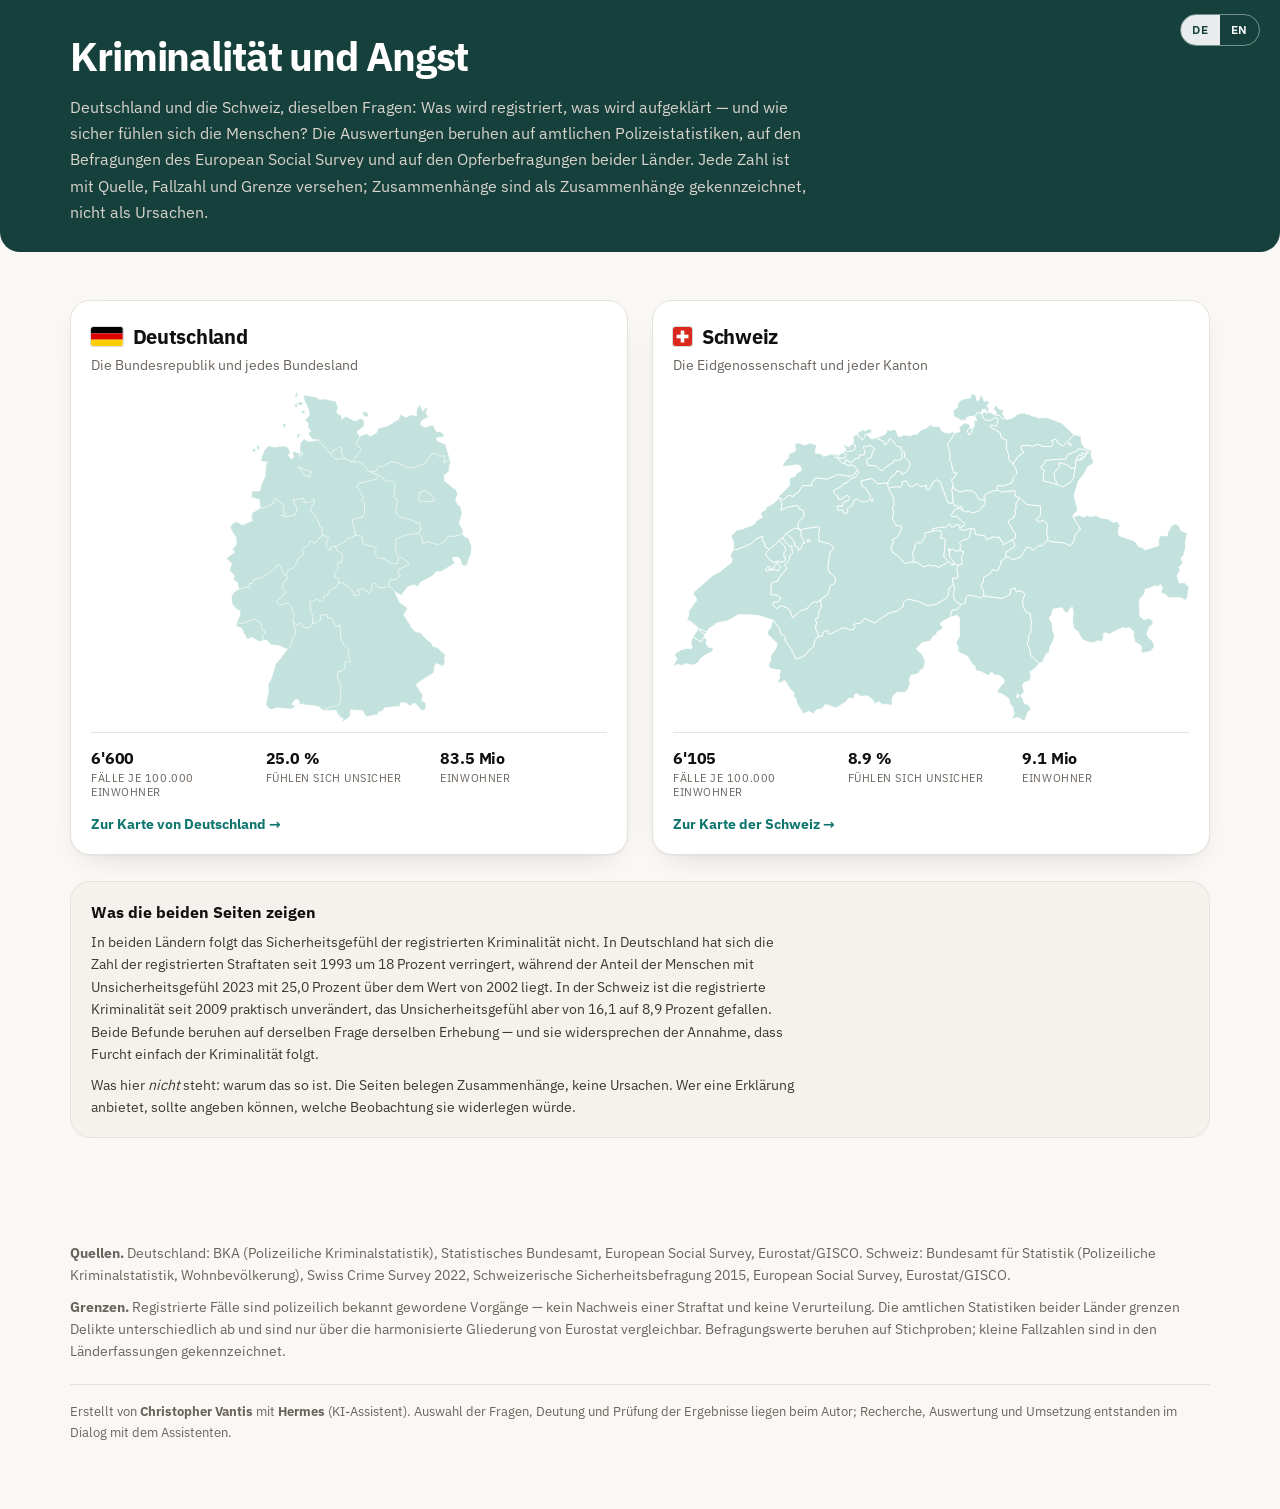
<file: dashboard/index.html>
<!DOCTYPE html>
<html lang="de">
<head>
<meta charset="utf-8">
<meta name="viewport" content="width=device-width, initial-scale=1">
<meta name="theme-color" content="#12100e">
<title>Kriminalität und Angst — Deutschland und die Schweiz</title>
<meta name="description" content="Kriminalität und Angst in Deutschland und in
der Schweiz: registrierte Straftaten, Strafverfolgung und das Sicherheitsgefühl
der Bevölkerung — für beide Länder und für jede Region.">
<style>@font-face{font-family:'IBM Plex Sans';font-style:normal;font-weight:400;font-display:swap;src:url([data-uri]) format('woff2')}
@font-face{font-family:'IBM Plex Sans';font-style:normal;font-weight:600;font-display:swap;src:url([data-uri]) format('woff2')}
@font-face{font-family:'IBM Plex Sans';font-style:normal;font-weight:700;font-display:swap;src:url([data-uri]) format('woff2')}</style>
<style>
:root{
 /* Petrol als Leitfarbe, warmes Terrakotta als Akzent — bewusst kein Blau. */
 --teal:#0f766e; --teal-dunkel:#115e59; --teal-hell:#14b8a6;
 --akzent:#a16207; --akzent-hell:#ca8a04;
 --ink:#12100e; --text:#3d3833; --muted:#6b645e; --line:#e7e2dc;
 --bg:#faf8f5; --card:#ffffff; --soft:#f5f2ee; --radius:20px;
 --rail:1180px; --gutter:20px;
 --font:'IBM Plex Sans',system-ui,-apple-system,'Segoe UI',Roboto,sans-serif;
 --schatten:0 1px 2px rgba(24,20,16,.04), 0 12px 32px -18px rgba(24,20,16,.22);
}
*{box-sizing:border-box}
html{-webkit-text-size-adjust:100%;scroll-behavior:smooth}
body{margin:0;background:var(--bg);color:var(--text);font-size:16px;line-height:1.6;
 font-family:var(--font);font-variant-numeric:tabular-nums;
 -webkit-font-smoothing:antialiased;-moz-osx-font-smoothing:grayscale}

/* ---------- Kopfbereich: flach, damit die Karte früh sichtbar ist ---------- */
.kopf{color:#fff;padding:20px 0 18px;position:relative;
 background-color:#16403b;
 background-image:url("[data-uri]");
 background-size:auto 100%;background-position:right center;background-repeat:no-repeat;
 border-radius:0 0 20px 20px}
.kopf-inner{max-width:var(--rail);margin-inline:auto;padding-inline:var(--gutter);
 display:flex;flex-wrap:wrap;gap:18px 28px;align-items:center;justify-content:space-between}
.sprachwahl{position:absolute;top:14px;right:var(--gutter);display:flex;gap:0;
 border:1px solid rgba(255,255,255,.42);border-radius:999px;overflow:hidden;z-index:3}
.sprachwahl a{display:block;background:transparent;color:#fff;text-decoration:none;
 font-size:.78rem;font-weight:600;letter-spacing:.06em;
 padding:5px 11px;cursor:pointer;transition:background .15s}
.sprachwahl a:hover{background:rgba(255,255,255,.14)}
.sprachwahl a.aktiv{background:rgba(255,255,255,.9);color:#16403b}
/* Quernavigation im Kopfbereich: eigene Zeile unter dem Titelblock, damit sie
   den Sprachumschalter oben rechts nicht berührt und auf schmalen Fenstern
   nicht mit dem Titel zusammenstösst. */
.kopf-nav{flex:1 0 100%;display:flex;gap:16px;justify-content:flex-end;
 font-size:.8rem;margin-top:-6px}
.kopf-nav a{color:#b8b2ab;text-decoration:none;white-space:nowrap;
 transition:color .15s ease}
.kopf-nav a:hover{color:#fff;text-decoration:underline;text-underline-offset:3px}
.kopf-titel{min-width:260px;flex:1 1 340px}
.kopf h1{margin:0;font-size:clamp(1.22rem,2.2vw,1.58rem);line-height:1.2;letter-spacing:-.022em}
.kopf p{margin:3px 0 0;font-size:.82rem;color:#b8b2ab;max-width:72ch}
.kpi-leiste{display:grid;grid-template-columns:repeat(5,minmax(0,1fr));gap:8px;
 flex:0 1 640px}
.kpi-leiste div{background:rgba(255,255,255,.07);border:1px solid rgba(255,255,255,.1);
 border-radius:11px;padding:6px 11px;min-width:0}
.kpi-leiste b{display:block;font-size:1.16rem;font-weight:600;letter-spacing:-.015em;
 font-variant-numeric:tabular-nums;color:#fff}
.kpi-leiste span{font-size:.67rem;color:#b8b2ab;text-transform:uppercase;
 letter-spacing:.04em;white-space:nowrap;display:block}

.tabs{position:sticky;top:0;z-index:30;display:flex;gap:4px;overflow-x:auto;
 padding:8px max(var(--gutter),calc((100% - var(--rail))/2 + var(--gutter)));
 background:rgba(250,248,245,.93);backdrop-filter:blur(12px);border-bottom:1px solid var(--line);
 -webkit-overflow-scrolling:touch;scrollbar-width:none}
.tabs::-webkit-scrollbar{display:none}
.tab{flex:0 0 auto;border:0;background:transparent;color:var(--text);padding:9px 16px;
 border-radius:999px;font-size:.91rem;font-weight:600;cursor:pointer;transition:all .2s ease;
 white-space:nowrap}
.tab:hover{background:#ece7e1;color:var(--ink)}
.tab.active{background:var(--teal);color:#fff;box-shadow:0 6px 16px -8px rgba(15,118,110,.7)}
main{max-width:var(--rail);margin-inline:auto;padding:22px var(--gutter) 64px}
.view{animation:fade .35s ease both}
@keyframes fade{from{opacity:0;transform:translateY(6px)}to{opacity:1;transform:none}}

/* ---------- Karte ---------- */
.karte-wrap{background:var(--card);border:1px solid var(--line);border-radius:var(--radius);
 padding:14px 16px 10px;box-shadow:var(--schatten)}
.karte-kopf{display:flex;flex-wrap:wrap;gap:10px;align-items:center;justify-content:space-between}
.karte-kopf h2{margin:0 0 3px;font-size:clamp(1rem,2.6vw,1.22rem);color:var(--ink);letter-spacing:-.01em}
.karte-kopf p{margin:0;font-size:.85rem;color:var(--muted);max-width:44ch}
.karte-titel{display:flex;align-items:center;gap:8px;flex-wrap:wrap}
.karte-titel .kl{font-size:.68rem;color:var(--muted);text-transform:uppercase;letter-spacing:.09em}
.karte-titel select{padding:8px 34px 8px 12px;border-radius:11px;border:1px solid var(--line);
 background:#fff;font:inherit;font-size:.88rem;color:var(--ink);cursor:pointer;
 appearance:none;-webkit-appearance:none;transition:border-color .2s ease;
 background-image:url("data:image/svg+xml;utf8,<svg xmlns='http://www.w3.org/2000/svg' width='12' height='8'><path d='M1 1l5 5 5-5' fill='none' stroke='%2378716c' stroke-width='1.6' stroke-linecap='round'/></svg>");
 background-repeat:no-repeat;background-position:right 12px center}
.karte-titel select:hover{border-color:var(--teal)}
.karte-grid{display:grid;grid-template-columns:1fr;gap:16px;align-items:start;margin-top:6px}
.karte-rechts h3{margin:2px 0 10px;font-size:.95rem;color:var(--ink)}
.karte{width:100%;height:auto;display:block;margin:10px auto 0;max-height:min(84vh,1000px)}
.bl{fill:#eee9e3;stroke:#ffffff;stroke-width:1.8;cursor:pointer;
 transition:fill .35s ease,filter .3s ease;
 transform-box:fill-box;transform-origin:center;
 animation:einsetzen .5s cubic-bezier(.22,.9,.3,1) both}
@keyframes einsetzen{
 from{opacity:0;transform:scale(.82)}
 to{opacity:1;transform:scale(1)}
}
.karte text{animation:einblenden .55s ease both}
@keyframes einblenden{from{opacity:0}to{opacity:1}}
/* Wer Bewegung ablehnt, bekommt die Karte sofort und unbewegt. */
@media (prefers-reduced-motion:reduce){
 .bl,.karte text{animation:none}
 .bl{transition:none}
}
.bl:hover{filter:brightness(.94) drop-shadow(0 6px 12px rgba(24,20,16,.28))}
.bl:focus{outline:3px solid var(--teal);outline-offset:1px}
.fl{stroke:#12100e;stroke-width:1.2;stroke-dasharray:4 3;pointer-events:none}
.mk{stroke:#12100e;stroke-width:1.4;cursor:pointer;transition:fill .3s ease}
.mk-g{pointer-events:all}
.lbl text{font-size:23px;font-weight:600;fill:#12100e;pointer-events:none}
.legende{display:flex;align-items:center;gap:8px;flex-wrap:wrap;font-size:.8rem;color:var(--muted)}
.legende .kenn-hinweis{flex-basis:100%;margin-top:9px;padding-top:9px;
 border-top:1px solid var(--line);color:var(--text);font-size:.83rem;line-height:1.5}
.legende .stufen{display:flex;gap:3px}
.legende .stufen i{width:26px;height:11px;border-radius:3px;display:block}
.rank-gruppe{margin-bottom:12px}
.rank-unter{margin:-4px 0 10px;font-size:.79rem;color:var(--muted)}
#ranking{max-height:600px;overflow-y:auto;padding-right:4px}
#ranking::-webkit-scrollbar{width:7px}
#ranking::-webkit-scrollbar-thumb{background:#d6d0c8;border-radius:4px}
.rank-mehr{display:block;width:auto;border:0;background:transparent;padding:8px 2px;
 font:inherit;font-size:.83rem;font-weight:600;color:var(--teal);cursor:pointer;
 text-decoration:underline;text-underline-offset:3px;margin-top:6px}
.rank-mehr:hover{color:var(--teal-dunkel)}
#ranking h4{margin:0 0 6px;font-size:.7rem;text-transform:uppercase;letter-spacing:.09em;
 color:var(--muted);font-weight:650}
.rank-zeile{display:flex;align-items:center;gap:9px;width:100%;text-align:left;border:0;
 background:var(--soft);border-radius:11px;padding:7px 10px;margin-bottom:4px;font:inherit;
 font-size:.87rem;color:var(--text);cursor:pointer;transition:background .18s ease,transform .18s ease}
.rank-zeile:hover{background:#ece7e1;transform:translateX(2px)}
.rank-punkt{width:11px;height:11px;border-radius:3px;flex:0 0 auto;border:1px solid rgba(18,16,14,.35)}
.wappen{height:27px;width:auto;flex:0 0 auto;display:inline-block;vertical-align:-4px;
 margin-right:8px}
.lkopf h2 .wappen{height:40px;vertical-align:-6px;margin-right:12px}
.rank-name{flex:1 1 auto;white-space:nowrap;overflow:hidden;text-overflow:ellipsis}
.rank-wert{font-variant-numeric:tabular-nums;font-weight:650;color:var(--ink);white-space:nowrap}
@media (min-width:1040px){
 .karte-grid{grid-template-columns:minmax(0,1.6fr) minmax(268px,1fr)}
 .karte-rechts{border-left:1px solid var(--line);padding-left:16px}
}

/* ---------- Karten und Kennzahlen ---------- */
.karten{display:grid;gap:18px;margin-top:20px}
.card{background:var(--card);border:1px solid var(--line);border-radius:var(--radius);
 padding:20px 20px 14px;box-shadow:var(--schatten);animation:auf .45s ease both}
@keyframes auf{from{opacity:0;transform:translateY(8px)}to{opacity:1;transform:none}}
.card h3{margin:0 0 6px;font-size:clamp(1.05rem,2.4vw,1.28rem);color:var(--ink);
 letter-spacing:-.018em;font-weight:600}
.card .unter{margin:0 0 16px;font-size:.9rem;color:var(--muted);max-width:78ch;line-height:1.55}
.html-legende{display:flex;flex-wrap:wrap;gap:6px 16px;margin:2px 0 4px;
 font-size:.83rem;color:var(--text)}
.html-legende span{display:inline-flex;align-items:center;gap:7px}
.html-legende i{width:13px;height:13px;border-radius:3px;display:block;flex:0 0 auto}
.chart{overflow:hidden;min-height:200px}
.quelle{margin:12px 0 0;padding-top:11px;border-top:1px solid var(--line);
 font-size:.78rem;color:var(--muted);line-height:1.5}
.hinweis{background:#faf7f2;border:1px solid #e8e0d5;border-left:4px solid #c9bdae;
 border-radius:0 16px 16px 0;padding:14px 17px;font-size:.92rem;color:#4a443d;
 margin:18px 0;line-height:1.6}
.kk{display:grid;grid-template-columns:repeat(auto-fit,minmax(188px,1fr));gap:10px;margin-top:16px}
.kk div{background:var(--soft);border-radius:14px;padding:11px 13px;min-height:72px;
 display:flex;flex-direction:column;justify-content:flex-start}
.kk b{display:block;color:var(--ink);font-size:1.3rem;font-weight:600;letter-spacing:-.02em;
 font-variant-numeric:tabular-nums;white-space:nowrap;line-height:1.25}
.kk .einheit{font-weight:400;color:var(--muted)}
.kk span{font-size:.78rem;color:var(--muted);line-height:1.3;margin-top:1px}
.tabelle{width:100%;border-collapse:collapse;font-size:.9rem;margin:4px 0 6px}
.tabelle th{text-align:left;font-size:.72rem;text-transform:uppercase;letter-spacing:.07em;
 color:var(--muted);font-weight:650;padding:8px 10px;border-bottom:1px solid var(--line);white-space:nowrap}
.tabelle td{padding:9px 10px;border-bottom:1px solid #f3efea}
.tabelle tbody tr{transition:background .18s ease}
.tabelle tbody tr:hover{background:#f7f2ec}
.tabelle .num{text-align:right;font-variant-numeric:tabular-nums;white-space:nowrap}
.glossar{background:var(--card);border:1px solid var(--line);border-radius:var(--radius);
 padding:16px 20px;margin:18px 0;box-shadow:var(--schatten)}
.glossar summary{cursor:pointer;font-weight:600;color:var(--teal);font-size:1.02rem;
 display:flex;align-items:center;gap:9px;list-style:none}
.glossar summary::-webkit-details-marker{display:none}
.glossar summary::marker{content:""}
.glossar summary::before{content:"";width:9px;height:9px;flex:0 0 auto;
 border-right:2px solid var(--teal);border-bottom:2px solid var(--teal);
 transform:rotate(-45deg);transition:transform .2s ease;margin-left:2px}
.glossar[open] summary::before{transform:rotate(45deg)}
.glossar-inhalt{margin-top:14px;display:grid;gap:14px}
.glossar-punkt h4{margin:0 0 3px;font-size:.9rem;color:var(--ink)}
.glossar-punkt p{margin:0;font-size:.89rem;color:var(--text);line-height:1.6}
.klein{font-size:.85rem;color:var(--muted)}
.schritt{margin:16px 0 4px;font-size:.95rem;color:var(--ink);font-weight:600}
.einordnung > h4.schritt:first-of-type{margin-top:4px}
.note{background:var(--soft);border-radius:14px;padding:12px 14px;margin-top:14px}
.note h4{margin:0 0 5px;font-size:.88rem;color:var(--ink)}
.note p{margin:0;font-size:.88rem;color:var(--text)}
.einordnung{font-size:.94rem;color:var(--text);line-height:1.7}
.zurueck{display:inline-flex;align-items:center;gap:8px;background:#fff;border:1px solid var(--line);
 border-radius:999px;padding:10px 18px;font:inherit;font-weight:600;color:var(--teal);cursor:pointer;
 transition:all .2s ease;margin-bottom:14px;box-shadow:var(--schatten)}
.zurueck:hover{background:var(--teal);color:#fff;border-color:var(--teal)}
.lkopf{background:var(--card);border:1px solid var(--line);border-radius:var(--radius);
 padding:22px 20px;box-shadow:var(--schatten)}
.lkopf h2{margin:0 0 4px;font-size:clamp(1.5rem,4.2vw,2.1rem);color:var(--ink);
 letter-spacing:-.03em;font-weight:600}
.lkopf p{margin:0;color:var(--muted);font-size:.93rem}
details{background:var(--card);border:1px solid var(--line);border-radius:16px;
 padding:14px 16px;margin:12px 0}
details summary{list-style:none}
summary{cursor:pointer;font-weight:650;color:var(--teal)}
details ul{margin:10px 0 0;padding-left:20px}
details li{margin:6px 0;font-size:.89rem}
.fuss{max-width:var(--rail);margin-inline:auto;padding:30px var(--gutter) 56px;
 color:var(--muted);font-size:.86rem}
.fuss p{margin:10px 0}
.fuss .credit{margin-top:22px;padding-top:16px;border-top:1px solid var(--line);
 font-size:.83rem;color:var(--muted)}
@media (max-width:640px){
 .kopf{padding:16px 14px}
 .kpi-leiste{width:100%}
 .kpi-leiste div{flex:1 1 96px;min-width:88px}
 .tab{padding:8px 13px;font-size:.84rem}
 main{padding:14px 12px 46px}
 .card,.karte-wrap,.lkopf{border-radius:16px;padding:16px 14px}
 .karte{max-height:none}
}

/* Kein Hintergrundbild im Kopf: Die Silhouette der Deutschland-Fassung
   zeigt nur ein Land und wäre auf der Startseite irreführend. */
.kopf{background-image:none}
/* Startseite: ruhig, ein Bild pro Land, keine Diagramme. */
.start-kopf{padding:34px 0 26px}
.start-kopf h1{font-size:clamp(1.6rem,4vw,2.5rem);line-height:1.14;
 letter-spacing:-.028em;margin:0 0 14px;max-width:22ch;color:#fff}
.start-kopf p{margin:0;max-width:74ch;font-size:clamp(.9rem,1.6vw,1.02rem);
 color:#d8d3cc;line-height:1.62}
.start-kopf .zahl{color:#fff;font-weight:650}
.laender{display:grid;grid-template-columns:1fr;gap:20px;margin-top:26px}
@media (min-width:820px){.laender{grid-template-columns:1fr 1fr;gap:24px}}
.land-karte{display:flex;flex-direction:column;background:var(--card);
 border:1px solid var(--line);border-radius:var(--radius);padding:20px 20px 18px;
 box-shadow:var(--schatten);text-decoration:none;color:inherit;
 transition:transform .22s ease,box-shadow .22s ease,border-color .22s ease}
.land-karte:hover{transform:translateY(-3px);border-color:#c9ded9;
 box-shadow:0 18px 40px -22px rgba(24,20,16,.34)}
.land-karte:focus-visible{outline:3px solid var(--teal);outline-offset:3px}
.land-karte h2{margin:0 0 2px;font-size:1.22rem;letter-spacing:-.015em;
 color:var(--ink);display:flex;align-items:center;gap:10px}
/* Flagge in gleicher Höhe für beide Länder; der feine Rand hält die
   weissen Flächen der Schweizer Flagge auf dem weissen Grund sichtbar. */
.land-karte .flagge{height:19px;width:auto;flex:0 0 auto;border-radius:2.5px;
 box-shadow:0 0 0 1px rgba(18,16,14,.16);display:block}
.land-karte .unter{margin:0 0 12px;font-size:.86rem;color:var(--muted)}
.land-karte .bild{flex:1 1 auto;display:flex;align-items:center;justify-content:center;
 padding:4px 0 10px}
.land-karte svg.land{width:100%;height:auto;max-height:330px;display:block}
.land-karte svg.land path{fill:#c3e2dd;stroke:#ffffff;stroke-width:1.6;
 transition:fill .25s ease}
.land-karte:hover svg.land path{fill:#96cbc4}
.land-karte .kennzahlen{display:grid;grid-template-columns:repeat(3,minmax(0,1fr));
 gap:8px;border-top:1px solid var(--line);padding-top:12px;margin-top:auto}
.land-karte .kennzahlen b{display:block;font-size:1.02rem;font-weight:650;
 color:var(--ink);font-variant-numeric:tabular-nums;letter-spacing:-.01em}
.land-karte .kennzahlen span{font-size:.68rem;color:var(--muted);
 text-transform:uppercase;letter-spacing:.05em;line-height:1.3;display:block}
.land-karte .hinweis-zur{display:inline-flex;align-items:center;gap:6px;
 margin-top:14px;font-size:.87rem;font-weight:650;color:var(--teal)}
.land-karte:hover .hinweis-zur{color:var(--teal-dunkel)}
.start-notiz{margin-top:26px;background:var(--soft);border:1px solid var(--line);
 border-radius:var(--radius);padding:18px 20px}
.start-notiz h3{margin:0 0 6px;font-size:.98rem;color:var(--ink)}
.start-notiz p{margin:0 0 8px;font-size:.88rem;color:var(--text);line-height:1.6;
 max-width:88ch}
.start-notiz p:last-child{margin-bottom:0}
</style>
</head>
<body>
<div id="app">
  <header class="kopf start-kopf">
  <div class="sprachwahl"><a href="index.html" data-sprache="de" class="aktiv">DE</a><a href="index-en.html" data-sprache="en">EN</a></div>
    <div class="kopf-inner">
      <div class="kopf-titel">
        <h1>Kriminalität und Angst</h1>
        <p>Deutschland und die Schweiz, dieselben Fragen: Was wird registriert, was wird
        aufgeklärt — und wie sicher fühlen sich die Menschen? Die Auswertungen
        beruhen auf amtlichen Polizeistatistiken, auf den Befragungen des
        European Social Survey und auf den Opferbefragungen beider Länder.
        Jede Zahl ist mit Quelle, Fallzahl und Grenze versehen; Zusammenhänge
        sind als Zusammenhänge gekennzeichnet, nicht als Ursachen.</p>
      </div>
    </div>
  </header>

  <main>
    <div class="laender">
      <a class="land-karte" href="deutschland.html">
        <h2><svg class="flagge de" viewBox="0 0 30 18" aria-hidden="true" focusable="false" xmlns="http://www.w3.org/2000/svg"><rect width="30" height="6" fill="#000000"/><rect y="6" width="30" height="6" fill="#dd0000"/><rect y="12" width="30" height="6" fill="#ffce00"/></svg>Deutschland</h2>
        <p class="unter">Die Bundesrepublik und jedes Bundesland</p>
        <div class="bild"><svg class="land de" viewBox="0 0 1000 1347" xmlns="http://www.w3.org/2000/svg" role="img" aria-hidden="true" focusable="false"><path d="M429.7,924.3L445.4,958.8L461.7,950.9L465.6,963.1L464.9,978.5L467.4,1005.9L481.6,1035.3L499.1,1049.5L501.0,1090.1L508.3,1098.4L497.7,1104.5L484.0,1100.3L484.4,1130.0L478.9,1131.0L467.7,1140.8L456.0,1140.4L451.9,1159.1L463.3,1191.5L468.1,1201.2L464.4,1224.6L465.1,1231.1L467.7,1251.5L460.0,1278.1L415.9,1288.0L400.2,1299.8L392.7,1298.1L377.4,1284.6L356.0,1279.6L319.8,1277.1L316.0,1270.9L310.6,1275.5L295.9,1273.7L295.1,1273.5L298.3,1263.7L289.6,1253.3L277.4,1257.4L266.9,1276.3L275.6,1279.7L288.4,1276.6L266.8,1293.5L204.2,1288.7L182.7,1296.3L173.4,1292.2L168.3,1287.0L160.6,1273.2L164.1,1260.0L172.0,1221.2L169.8,1195.3L169.9,1194.3L182.6,1171.0L200.9,1110.3L217.2,1091.5L249.7,1049.1L253.0,1046.7L254.9,1045.1L262.4,1029.6L271.4,1000.2L277.6,994.5L280.0,993.3L279.3,980.0L281.6,972.2L278.9,966.5L273.6,949.3L273.7,943.6L273.7,942.0L291.5,953.5L300.9,940.9L316.2,960.4L331.0,962.7L348.2,953.3L350.7,944.3L357.7,944.6L385.6,929.7L381.0,912.3L392.6,909.5L412.6,907.5L412.2,920.1L429.7,924.3Z"><title>Baden-Württemberg</title></path><path d="M484.2,272.1L444.3,274.3L428.2,259.6L424.2,250.4L446.5,233.8L459.7,223.9L469.6,228.8L470.7,254.4L476.8,261.1L484.2,272.1Z M301.1,172.0L293.4,188.0L285.3,183.6L294.8,168.7L301.1,172.0Z"><title>Hamburg</title></path><path d="M409.9,605.6L407.2,632.7L423.0,645.2L430.3,628.5L444.4,631.3L450.7,645.6L474.8,663.5L475.2,671.6L470.0,694.9L454.6,698.0L456.2,720.0L444.0,737.3L441.2,756.9L460.8,760.0L456.8,781.1L445.0,798.0L422.4,809.0L410.1,831.2L398.5,833.0L397.5,849.7L385.6,855.7L370.6,846.0L358.7,852.2L339.1,858.7L341.8,872.0L345.3,893.9L343.7,897.3L353.7,915.7L350.7,944.3L348.2,953.3L331.0,962.7L316.2,960.4L300.9,940.9L291.5,953.5L273.7,942.0L272.9,939.9L269.3,923.8L276.9,916.3L277.2,915.9L272.0,903.5L266.1,879.5L260.2,869.8L249.3,862.6L247.6,862.7L217.5,871.6L202.9,855.8L242.8,820.2L232.3,799.0L224.6,798.8L231.7,776.2L247.5,764.1L245.0,748.9L250.9,726.2L271.1,718.8L284.9,700.4L293.2,677.4L309.9,669.8L312.9,658.5L307.2,640.9L331.0,627.3L340.4,607.5L361.4,617.2L391.6,583.0L418.1,595.1L409.9,605.6Z"><title>Hessen</title></path><path d="M787.8,51.9L802.5,78.5L811.4,65.1L820.4,66.1L813.6,84.4L824.5,102.5L796.9,116.0L791.0,131.7L807.7,145.2L842.0,135.1L858.1,163.5L872.4,161.9L886.2,173.0L885.5,183.9L870.2,183.7L854.4,189.9L861.6,200.9L893.0,212.8L911.7,276.2L887.7,288.4L889.2,261.0L865.1,262.1L851.0,248.8L837.3,254.3L810.3,292.3L790.6,299.6L764.3,312.5L757.4,307.8L753.2,309.9L749.4,307.3L742.5,309.3L738.7,307.2L695.2,288.4L694.5,287.8L667.9,285.4L638.0,305.7L624.4,303.7L615.2,310.9L610.5,322.5L584.7,325.3L574.8,319.4L571.1,311.7L552.5,288.7L514.2,284.0L550.7,234.1L532.9,217.8L530.8,205.8L545.0,180.2L570.5,170.5L588.5,181.1L612.3,166.6L621.3,148.4L634.0,144.9L656.3,139.9L676.6,127.2L685.1,121.6L702.2,113.7L709.6,91.2L733.6,103.6L753.1,92.4L775.6,98.6L777.0,70.7L787.8,51.9Z"><title>Mecklenburg-Vorpommern</title></path><path d="M328.5,200.5L351.1,201.4L377.3,196.0L399.1,224.1L424.2,250.4L428.2,259.6L444.3,274.3L484.2,272.1L501.0,280.3L514.2,284.0L552.5,288.7L571.1,311.7L574.8,319.4L584.7,325.3L619.8,339.6L610.4,356.4L540.9,373.0L532.3,383.0L559.4,434.8L551.5,439.3L564.2,456.9L563.2,493.0L555.7,511.7L538.2,513.4L512.5,521.3L528.1,584.3L525.5,585.0L505.2,596.3L493.4,596.2L481.1,612.1L444.4,631.3L430.3,628.5L423.0,645.2L407.2,632.7L409.9,605.6L418.1,595.1L391.6,583.0L389.1,583.6L390.5,553.0L379.3,547.2L377.8,535.4L362.7,506.2L343.7,487.5L345.2,468.2L359.1,449.8L353.6,436.5L337.8,450.2L318.1,451.2L314.4,433.7L271.1,440.5L288.4,473.8L281.9,500.3L248.0,509.6L225.4,504.4L237.0,497.0L230.3,482.6L234.0,471.6L235.1,462.5L198.0,435.4L190.2,453.6L165.9,468.1L142.3,473.7L138.7,473.8L134.2,439.1L101.4,429.4L103.8,404.8L135.3,404.3L145.8,369.8L157.8,345.3L159.3,322.3L161.4,307.0L160.8,299.7L167.1,285.6L144.3,282.6L139.8,278.5L153.2,239.9L170.4,220.1L199.0,225.7L226.0,220.9L245.3,222.2L254.7,233.8L260.8,251.8L251.0,256.8L264.5,274.0L275.2,266.4L270.2,250.6L275.0,241.0L302.3,254.6L295.6,263.7L311.6,254.6L308.1,244.2L299.0,240.4L301.4,208.3L317.2,190.9L328.5,200.5Z M317.0,338.8L338.4,345.0L345.8,325.0L304.3,311.2L294.0,306.5L311.3,327.5L317.0,338.8Z M135.0,221.6L131.6,238.3L125.3,231.9L122.5,221.9L126.7,218.7L135.0,221.6Z M116.2,229.4L119.4,245.5L105.8,242.3L104.1,236.4L116.2,229.4Z"><title>Niedersachsen</title></path><path d="M314.4,433.7L318.1,451.2L337.8,450.2L353.6,436.5L359.1,449.8L345.2,468.2L343.7,487.5L362.7,506.2L377.8,535.4L379.3,547.2L390.5,553.0L389.1,583.6L391.6,583.0L361.4,617.2L340.4,607.5L331.0,627.3L307.2,640.9L312.9,658.5L309.9,669.8L293.2,677.4L284.9,700.4L271.1,718.8L250.9,726.2L245.0,748.9L235.5,746.7L215.9,706.2L208.8,703.5L194.4,724.0L169.4,742.2L143.7,756.6L111.7,766.6L107.1,779.2L94.0,783.1L93.1,794.0L96.1,800.3L74.1,796.0L54.1,805.1L51.8,805.0L43.4,774.2L29.9,769.3L30.0,761.5L32.7,749.8L13.1,727.7L21.9,700.4L0.0,678.4L34.0,653.6L23.4,642.9L41.0,622.4L39.3,595.4L15.2,554.1L21.7,539.8L39.8,528.7L65.0,542.7L105.7,525.7L101.5,505.5L105.2,493.8L138.7,473.8L142.3,473.7L165.9,468.1L190.2,453.6L198.0,435.4L235.1,462.5L234.0,471.6L230.3,482.6L237.0,497.0L225.4,504.4L248.0,509.6L281.9,500.3L288.4,473.8L271.1,440.5L314.4,433.7Z"><title>Nordrhein-Westfalen</title></path><path d="M231.7,776.2L224.6,798.8L232.3,799.0L242.8,820.2L202.9,855.8L217.5,871.6L247.6,862.7L249.3,862.6L260.2,869.8L266.1,879.5L272.0,903.5L277.2,915.9L276.9,916.3L269.3,923.8L272.9,939.9L273.7,942.0L273.7,943.6L273.6,949.3L278.9,966.5L281.6,972.2L279.3,980.0L280.0,993.3L277.6,994.5L271.4,1000.2L262.4,1029.6L254.9,1045.1L253.0,1046.7L249.7,1049.1L231.0,1042.9L213.2,1034.4L181.8,1031.9L164.8,1013.5L151.9,1012.1L146.6,1007.1L145.6,998.3L155.8,985.2L157.0,976.3L156.3,975.5L144.8,968.8L140.4,964.6L143.9,944.3L116.4,927.3L100.8,931.2L68.3,944.6L40.7,941.4L55.4,910.5L55.4,892.9L43.3,887.3L23.4,866.7L20.3,837.2L26.5,821.2L47.3,806.4L51.8,805.0L54.1,805.1L74.1,796.0L96.1,800.3L93.1,794.0L94.0,783.1L107.1,779.2L111.7,766.6L143.7,756.6L169.4,742.2L194.4,724.0L208.8,703.5L215.9,706.2L235.5,746.7L245.0,748.9L247.5,764.1L231.7,776.2Z"><title>Rheinland-Pfalz</title></path><path d="M143.9,944.3L140.4,964.6L144.8,968.8L156.3,975.5L157.0,976.3L155.8,985.2L145.6,998.3L146.6,1007.1L151.9,1012.1L137.7,1019.2L121.3,1011.9L101.7,1001.1L85.3,1009.6L78.8,999.2L61.4,963.4L40.0,955.3L40.7,941.4L68.3,944.6L100.8,931.2L116.4,927.3L143.9,944.3Z"><title>Saarland</title></path><path d="M796.7,590.9L801.5,618.4L821.3,611.0L854.1,621.3L869.7,620.0L890.5,610.8L903.8,589.4L934.6,587.4L964.7,578.6L969.4,589.2L988.0,597.4L993.7,614.8L1000.0,629.7L998.9,654.0L982.9,701.8L977.4,711.0L960.6,705.5L955.2,684.2L944.6,674.0L925.5,673.2L922.1,683.0L932.0,699.3L875.0,732.3L855.4,733.7L839.6,751.4L791.3,776.7L780.0,794.1L764.9,786.7L739.5,795.1L711.5,830.9L686.3,812.4L665.6,794.3L662.5,773.7L667.5,765.2L688.7,766.4L708.6,749.1L700.7,739.7L700.3,724.6L743.9,704.8L739.7,694.9L719.8,678.5L702.4,676.8L689.1,645.2L691.3,635.1L690.9,600.4L731.6,582.6L782.4,576.8L796.7,590.9Z"><title>Sachsen</title></path><path d="M702.4,676.8L696.7,703.0L690.0,700.5L674.3,699.1L638.2,679.3L614.8,676.7L603.5,652.4L613.0,643.6L604.0,632.6L558.6,621.6L551.4,588.6L528.1,584.3L512.5,521.3L538.2,513.4L555.7,511.7L563.2,493.0L564.2,456.9L551.5,439.3L559.4,434.8L532.3,383.0L540.9,373.0L610.4,356.4L619.8,339.6L653.7,363.4L676.1,363.6L689.5,380.4L682.8,430.5L698.5,439.1L691.4,487.9L696.2,500.3L707.2,510.2L749.8,520.2L791.6,539.4L792.8,565.6L782.4,576.8L731.6,582.6L690.9,600.4L691.3,635.1L689.1,645.2L702.4,676.8Z"><title>Sachsen-Anhalt</title></path><path d="M363.1,20.3L381.2,31.5L393.9,27.9L394.2,29.4L401.1,29.6L444.7,37.7L455.3,62.2L449.2,84.9L469.3,97.7L469.9,112.8L486.9,98.5L524.9,119.7L547.5,107.7L561.4,117.4L561.1,138.9L532.2,161.3L538.5,174.2L545.0,180.2L530.8,205.8L532.9,217.8L550.7,234.1L514.2,284.0L501.0,280.3L484.2,272.1L476.8,261.1L470.7,254.4L469.6,228.8L459.7,223.9L446.5,233.8L424.2,250.4L399.1,224.1L377.3,196.0L369.9,193.7L352.2,193.5L332.5,168.1L345.2,160.1L332.5,143.5L334.4,125.9L319.2,115.2L338.3,95.8L336.3,74.0L316.9,30.4L315.3,12.9L354.6,19.0L363.1,20.3Z M581.4,99.8L566.8,100.7L556.5,94.0L556.2,84.0L559.6,80.0L574.9,83.7L581.4,99.8Z M308.3,53.7L299.3,53.6L289.4,46.7L294.1,40.5L310.8,42.2L308.3,53.7Z M289.0,20.1L278.6,20.2L285.0,0.0L289.4,4.1L289.0,20.1Z M321.0,75.0L318.6,88.9L305.7,84.2L305.9,78.0L321.0,75.0Z M288.9,58.5L283.8,65.4L276.9,54.7L286.8,42.7L288.9,58.5Z M242.0,134.4L239.1,149.4L227.8,133.0L236.8,128.9L242.0,134.4Z"><title>Schleswig-Holstein</title></path><path d="M551.4,588.6L558.6,621.6L604.0,632.6L613.0,643.6L603.5,652.4L614.8,676.7L638.2,679.3L674.3,699.1L690.0,700.5L696.7,703.0L702.4,676.8L719.8,678.5L739.7,694.9L743.9,704.8L700.3,724.6L700.7,739.7L708.6,749.1L688.7,766.4L667.5,765.2L662.5,773.7L665.6,794.3L630.7,800.0L616.9,794.3L604.6,780.4L592.8,786.4L592.9,800.7L584.9,822.8L557.4,803.1L534.8,807.6L544.8,825.2L533.6,830.7L520.3,831.2L517.9,815.2L502.7,801.8L476.3,778.4L456.8,781.1L460.8,760.0L441.2,756.9L444.0,737.3L456.2,720.0L454.6,698.0L470.0,694.9L475.2,671.6L474.8,663.5L450.7,645.6L444.4,631.3L481.1,612.1L493.4,596.2L505.2,596.3L525.5,585.0L528.1,584.3L551.4,588.6Z"><title>Thüringen</title></path><path d="M517.9,815.2L520.3,831.2L533.6,830.7L544.8,825.2L534.8,807.6L557.4,803.1L584.9,822.8L592.9,800.7L592.8,786.4L604.6,780.4L616.9,794.3L630.7,800.0L665.6,794.3L686.3,812.4L693.4,829.3L705.5,857.2L738.9,882.8L722.9,909.0L745.9,945.9L751.0,949.7L750.8,957.3L769.6,977.2L791.6,982.5L813.9,1007.6L836.9,1025.2L843.5,1040.1L859.0,1041.5L893.7,1074.0L889.2,1084.4L891.5,1102.1L883.0,1119.7L857.7,1107.4L849.4,1115.1L845.6,1146.1L821.1,1160.8L794.7,1177.2L772.9,1194.5L786.3,1214.2L788.3,1220.1L801.6,1237.0L796.1,1259.7L814.1,1270.6L811.3,1296.3L796.9,1300.1L769.0,1269.7L757.8,1272.7L755.1,1278.9L746.3,1279.5L740.5,1273.3L726.9,1268.6L710.7,1267.5L708.8,1274.3L707.5,1282.4L694.7,1283.2L644.5,1289.1L636.2,1301.6L618.6,1306.5L620.1,1315.3L572.4,1324.5L569.4,1324.6L556.7,1300.2L505.7,1297.4L503.6,1324.9L473.3,1347.4L475.6,1330.4L465.7,1329.2L452.1,1310.3L448.4,1299.2L400.2,1299.8L415.9,1288.0L460.0,1278.1L467.7,1251.5L465.1,1231.1L464.4,1224.6L468.1,1201.2L463.3,1191.5L451.9,1159.1L456.0,1140.4L467.7,1140.8L478.9,1131.0L484.4,1130.0L484.0,1100.3L497.7,1104.5L508.3,1098.4L501.0,1090.1L499.1,1049.5L481.6,1035.3L467.4,1005.9L464.9,978.5L465.6,963.1L461.7,950.9L445.4,958.8L429.7,924.3L412.2,920.1L412.6,907.5L392.6,909.5L381.0,912.3L385.6,929.7L357.7,944.6L350.7,944.3L353.7,915.7L343.7,897.3L345.3,893.9L341.8,872.0L339.1,858.7L358.7,852.2L370.6,846.0L385.6,855.7L397.5,849.7L398.5,833.0L410.1,831.2L422.4,809.0L445.0,798.0L456.8,781.1L476.3,778.4L502.7,801.8L517.9,815.2Z"><title>Bayern</title></path><path d="M835.2,417.8L841.8,429.7L848.1,435.9L846.1,446.3L816.5,448.0L804.7,444.6L789.2,446.1L782.9,440.4L785.5,427.4L787.4,410.4L811.8,400.7L835.2,417.8Z"><title>Berlin</title></path><path d="M889.2,261.0L887.7,288.4L911.7,276.2L914.4,288.2L909.5,298.8L907.2,323.0L887.5,342.1L889.5,353.4L889.8,363.3L921.2,389.3L935.4,398.1L943.4,415.5L934.7,438.3L943.1,459.2L953.7,466.1L961.8,493.4L958.5,505.6L949.4,536.8L964.9,564.0L964.7,578.6L934.6,587.4L903.8,589.4L890.5,610.8L869.7,620.0L854.1,621.3L821.3,611.0L801.5,618.4L796.7,590.9L782.4,576.8L792.8,565.6L791.6,539.4L749.8,520.2L707.2,510.2L696.2,500.3L691.4,487.9L698.5,439.1L682.8,430.5L689.5,380.4L676.1,363.6L653.7,363.4L619.8,339.6L584.7,325.3L610.5,322.5L615.2,310.9L624.4,303.7L638.0,305.7L667.9,285.4L694.5,287.8L695.2,288.4L738.7,307.2L742.5,309.3L749.4,307.3L753.2,309.9L757.4,307.8L764.3,312.5L790.6,299.6L810.3,292.3L837.3,254.3L851.0,248.8L865.1,262.1L889.2,261.0Z M782.9,440.4L789.2,446.1L804.7,444.6L816.5,448.0L846.1,446.3L848.1,435.9L841.8,429.7L835.2,417.8L811.8,400.7L787.4,410.4L785.5,427.4L782.9,440.4Z"><title>Brandenburg</title></path><path d="M345.8,325.0L338.4,345.0L317.0,338.8L311.3,327.5L294.0,306.5L304.3,311.2L345.8,325.0Z M311.6,254.6L295.6,263.7L302.3,254.6L299.0,240.4L308.1,244.2L311.6,254.6Z"><title>Bremen</title></path></svg></div>
        <div class="kennzahlen">
          <div><b>6'600</b><span>Fälle je 100.000 Einwohner</span></div>
          <div><b>25.0 %</b><span>fühlen sich unsicher</span></div>
          <div><b>83.5 Mio</b><span>Einwohner</span></div>
        </div>
        <span class="hinweis-zur">Zur Karte von Deutschland →</span>
      </a>

      <a class="land-karte" href="schweiz.html">
        <h2><svg class="flagge ch" viewBox="0 0 32 32" aria-hidden="true" focusable="false" xmlns="http://www.w3.org/2000/svg"><rect width="32" height="32" fill="#da291c"/><rect x="13" y="6" width="6" height="20" fill="#ffffff"/><rect x="6" y="13" width="20" height="6" fill="#ffffff"/></svg>Schweiz</h2>
        <p class="unter">Die Eidgenossenschaft und jeder Kanton</p>
        <div class="bild"><svg class="land ch" viewBox="0 0 1000 633" xmlns="http://www.w3.org/2000/svg" role="img" aria-hidden="true" focusable="false"><path d="M193.3,437.9L162.7,428.7L127.5,427.4L106.1,439.6L85.7,443.6L68.5,456.0L64.9,461.9L52.0,455.3L50.3,456.0L50.3,457.7L55.1,462.0L62.6,466.4L59.8,471.9L55.0,480.6L48.8,477.3L42.3,473.5L39.1,469.7L47.8,456.8L48.4,452.8L33.2,440.4L26.4,437.6L30.3,430.2L30.5,420.7L46.0,399.4L43.9,392.9L38.9,387.1L41.4,382.9L76.9,351.4L91.4,343.9L113.3,326.4L115.1,321.0L110.6,313.7L116.7,300.6L123.6,301.6L153.1,289.1L159.7,281.5L173.5,275.3L173.8,284.2L177.9,288.9L177.6,295.2L186.7,301.6L179.1,309.9L189.2,322.9L196.8,326.6L203.0,323.6L208.3,326.2L215.4,324.2L218.7,317.6L215.2,316.2L214.4,309.5L218.8,301.6L215.9,294.4L205.9,283.9L212.5,278.8L225.8,296.0L227.7,293.3L230.2,294.2L231.8,308.8L227.0,312.1L225.0,321.3L216.4,331.6L219.9,336.3L219.7,339.6L205.9,355.7L203.7,362.8L196.6,363.9L190.6,368.1L189.6,388.9L200.1,389.2L209.6,395.3L208.0,397.2L203.0,403.1L194.8,403.4L194.1,409.5L200.3,415.8L209.9,410.1L223.1,415.4L226.7,419.6L231.7,433.7L245.8,420.7L259.7,415.8L267.1,406.7L274.8,402.4L279.8,403.5L285.5,398.7L287.6,406.5L287.1,413.8L283.0,421.0L281.7,433.3L275.8,436.4L278.7,443.9L275.9,453.7L280.7,462.2L281.2,470.5L274.7,478.1L273.0,488.8L260.0,500.4L256.5,506.6L238.8,514.6L229.0,495.0L218.6,479.6L216.1,469.2L208.4,464.2L206.4,454.2L193.3,437.9Z M187.9,341.0L189.0,342.3L192.9,341.6L196.6,339.3L200.6,341.8L203.8,342.8L208.3,335.0L201.3,327.0L200.4,329.7L197.3,332.6L193.2,338.7L189.2,339.1L187.9,341.0Z M179.1,340.2L181.3,342.5L182.3,344.6L184.8,342.8L187.0,339.1L187.5,335.2L184.6,334.0L183.3,336.3L179.1,340.2Z M246.7,262.8L248.4,265.4L248.6,275.6L255.0,286.5L253.2,288.8L249.5,292.4L248.6,298.5L242.8,303.4L241.5,295.6L234.8,294.6L236.3,290.5L231.3,281.2L219.6,270.1L236.0,259.6L244.2,261.9L246.7,262.8Z"><title>Waadt</title></path><path d="M281.2,470.5L288.1,469.9L291.0,461.4L300.3,457.1L301.2,464.1L303.6,465.6L329.2,453.3L338.1,454.1L341.5,457.6L350.1,456.1L353.4,452.0L350.1,448.6L350.6,446.0L363.7,443.8L370.8,435.1L390.6,443.5L418.4,424.6L435.0,420.3L446.2,412.0L446.6,403.4L452.6,399.5L456.0,397.3L466.0,399.6L477.1,402.1L493.9,410.2L510.2,407.6L522.9,399.6L530.3,394.9L532.8,390.8L535.0,376.2L543.5,368.2L545.9,375.9L543.0,389.4L546.5,399.5L547.6,401.3L558.4,408.3L550.5,418.0L540.3,419.4L538.0,432.5L519.8,442.6L517.7,446.2L521.9,449.7L522.4,455.4L511.9,461.1L510.2,466.4L503.8,469.6L498.6,479.1L483.4,481.4L472.3,492.6L472.4,495.3L483.5,505.5L488.6,518.1L486.4,530.7L479.4,535.3L476.0,541.5L460.7,545.7L458.2,554.3L460.0,562.4L456.6,566.7L455.6,572.2L450.1,577.8L432.2,578.9L426.3,586.0L424.2,596.6L425.4,600.4L424.5,602.3L422.5,603.6L413.3,600.9L408.2,602.7L398.4,596.4L391.3,600.9L386.9,592.6L377.9,584.9L362.7,585.9L356.7,580.7L352.4,582.3L350.6,589.9L340.2,589.7L334.6,597.0L316.2,608.4L295.7,601.7L288.3,610.4L278.1,612.1L272.5,620.4L263.9,614.8L253.2,620.1L240.3,600.1L238.2,590.3L233.5,585.7L234.8,581.1L232.6,576.5L228.0,573.2L216.5,555.1L207.1,560.3L203.7,558.8L203.6,555.1L206.7,550.1L205.9,544.2L208.3,535.6L190.1,532.6L185.8,527.7L185.5,523.0L189.5,516.4L189.0,507.7L199.3,493.0L201.6,485.9L200.9,482.7L184.8,467.1L182.2,461.1L188.8,453.7L193.3,437.9L206.4,454.2L208.4,464.2L216.1,469.2L218.6,479.6L229.0,495.0L238.8,514.6L256.5,506.6L260.0,500.4L273.0,488.8L274.7,478.1L281.2,470.5Z"><title>Wallis</title></path><path d="M39.1,469.7L42.3,473.5L48.8,477.3L55.0,480.6L59.8,471.9L65.8,476.0L64.1,483.3L68.6,490.8L78.5,491.0L75.9,499.5L60.7,507.1L52.4,513.8L49.8,519.9L39.8,525.6L22.8,522.7L18.2,526.3L8.2,524.4L0.0,527.8L7.8,513.0L3.1,507.0L5.3,502.0L17.1,495.0L29.5,492.4L33.5,494.2L37.2,491.5L34.2,480.6L39.1,469.7Z M62.6,466.4L55.1,462.0L50.3,457.7L50.3,456.0L52.0,455.3L64.9,461.9L64.1,463.5L62.6,466.4Z"><title>Genf</title></path><path d="M246.7,262.8L244.2,261.9L242.0,254.7L242.8,248.7L253.6,237.3L253.1,226.9L243.6,221.6L242.7,216.9L239.7,215.9L221.1,219.7L209.1,225.3L211.0,212.8L206.2,201.9L208.6,200.6L212.2,206.0L224.9,195.9L232.7,198.7L236.1,193.9L242.3,191.7L250.8,177.7L269.1,176.8L268.8,171.1L273.1,167.5L275.2,162.1L298.8,164.9L317.0,157.1L320.0,155.8L329.3,157.3L344.6,159.6L348.4,157.4L351.3,155.8L356.9,146.3L360.6,152.0L356.3,157.5L353.2,161.5L343.9,165.0L337.7,171.5L328.5,175.1L326.7,179.4L311.3,187.1L313.1,193.3L318.8,197.5L321.2,204.4L325.1,204.2L337.6,195.7L343.0,203.0L339.4,207.0L332.7,208.3L328.8,212.9L329.4,217.1L317.9,217.4L320.1,225.5L329.3,224.9L332.1,231.8L336.0,231.7L338.6,228.6L337.4,222.3L346.9,216.0L351.2,205.2L358.3,203.6L364.1,208.6L376.8,208.2L382.4,202.3L382.5,195.6L378.0,192.0L375.2,184.2L367.1,178.7L363.9,168.4L385.6,163.6L396.8,173.9L415.8,172.2L416.8,174.3L416.5,176.0L416.2,178.7L418.8,182.2L419.3,186.2L427.2,200.2L427.0,207.2L429.3,212.7L425.8,219.4L427.5,229.6L425.3,241.6L432.7,254.6L443.4,256.6L442.7,263.1L437.8,273.3L434.6,277.7L425.6,282.4L427.4,288.3L422.6,296.3L425.1,305.8L440.5,318.3L448.6,328.4L464.2,325.1L472.7,325.6L485.4,334.9L496.8,331.0L502.9,333.5L507.5,331.8L514.4,336.0L534.3,325.1L540.0,330.3L540.5,332.1L544.3,329.6L546.3,330.5L549.1,330.1L551.1,330.9L551.8,332.6L550.3,339.8L552.7,354.4L550.4,357.1L541.3,356.9L543.5,368.2L535.0,376.2L532.8,390.8L530.3,394.9L522.9,399.6L510.2,407.6L493.9,410.2L477.1,402.1L466.0,399.6L456.0,397.3L452.6,399.5L446.6,403.4L446.2,412.0L435.0,420.3L418.4,424.6L390.6,443.5L370.8,435.1L363.7,443.8L350.6,446.0L350.1,448.6L353.4,452.0L350.1,456.1L341.5,457.6L338.1,454.1L329.2,453.3L303.6,465.6L301.2,464.1L300.3,457.1L291.0,461.4L288.1,469.9L281.2,470.5L280.7,462.2L275.9,453.7L278.7,443.9L275.8,436.4L281.7,433.3L283.0,421.0L287.1,413.8L287.6,406.5L285.5,398.7L300.0,388.2L304.8,371.9L311.6,368.5L314.4,364.0L314.1,355.4L302.1,344.1L299.9,334.0L304.7,306.1L309.8,301.0L310.6,296.7L304.3,290.8L282.6,285.4L282.2,281.7L284.4,277.8L281.9,274.7L283.8,261.6L281.7,257.1L246.7,262.8Z M383.1,206.8L386.5,208.4L387.8,204.9L386.1,203.3L383.1,206.8Z M260.0,284.2L260.2,282.6L264.4,281.7L265.4,285.1L261.2,287.5L260.0,284.2Z M253.2,288.8L255.0,286.5L256.0,287.7L255.8,289.1L254.5,290.0L253.2,288.8Z"><title>Bern</title></path><path d="M219.6,270.1L231.3,281.2L236.3,290.5L234.8,294.6L241.5,295.6L242.8,303.4L248.6,298.5L249.5,292.4L253.2,288.8L254.5,290.0L255.8,289.1L256.0,287.7L255.0,286.5L248.6,275.6L248.4,265.4L246.7,262.8L281.7,257.1L283.8,261.6L281.9,274.7L284.4,277.8L282.2,281.7L282.6,285.4L304.3,290.8L310.6,296.7L309.8,301.0L304.7,306.1L299.9,334.0L302.1,344.1L314.1,355.4L314.4,364.0L311.6,368.5L304.8,371.9L300.0,388.2L285.5,398.7L279.8,403.5L274.8,402.4L267.1,406.7L259.7,415.8L245.8,420.7L231.7,433.7L226.7,419.6L223.1,415.4L209.9,410.1L200.3,415.8L194.1,409.5L194.8,403.4L203.0,403.1L208.0,397.2L209.6,395.3L200.1,389.2L189.6,388.9L190.6,368.1L196.6,363.9L203.7,362.8L205.9,355.7L219.7,339.6L219.9,336.3L216.4,331.6L225.0,321.3L227.0,312.1L231.8,308.8L230.2,294.2L227.7,293.3L225.8,296.0L212.5,278.8L219.6,270.1Z M260.0,284.2L261.2,287.5L265.4,285.1L264.4,281.7L260.2,282.6L260.0,284.2Z M205.9,283.9L215.9,294.4L218.8,301.6L214.4,309.5L215.2,316.2L218.7,317.6L215.4,324.2L208.3,326.2L203.0,323.6L196.8,326.6L189.2,322.9L179.1,309.9L186.7,301.6L205.9,283.9Z M187.9,341.0L189.2,339.1L193.2,338.7L197.3,332.6L200.4,329.7L201.3,327.0L208.3,335.0L203.8,342.8L200.6,341.8L196.6,339.3L192.9,341.6L189.0,342.3L187.9,341.0Z M179.1,340.2L183.3,336.3L184.6,334.0L187.5,335.2L187.0,339.1L184.8,342.8L182.3,344.6L181.3,342.5L179.1,340.2Z"><title>Freiburg</title></path><path d="M427.0,157.9L424.0,159.7L415.8,172.2L396.8,173.9L385.6,163.6L363.9,168.4L367.1,178.7L375.2,184.2L378.0,192.0L382.5,195.6L382.4,202.3L376.8,208.2L364.1,208.6L358.3,203.6L351.2,205.2L346.9,216.0L337.4,222.3L338.6,228.6L336.0,231.7L332.1,231.8L329.3,224.9L320.1,225.5L317.9,217.4L329.4,217.1L328.8,212.9L332.7,208.3L339.4,207.0L343.0,203.0L337.6,195.7L325.1,204.2L321.2,204.4L318.8,197.5L313.1,193.3L311.3,187.1L326.7,179.4L328.5,175.1L337.7,171.5L343.9,165.0L353.2,161.5L356.3,157.5L360.6,152.0L356.9,146.3L349.9,138.2L337.6,138.0L332.0,135.0L333.2,132.0L334.7,128.0L345.2,132.2L347.9,132.2L352.6,125.0L360.9,123.8L361.3,117.7L370.3,118.0L372.6,109.6L369.1,105.5L369.3,101.3L377.1,102.1L381.0,98.5L390.7,106.8L386.3,114.0L384.1,123.5L375.0,126.4L375.9,132.4L377.6,137.9L392.9,139.0L400.9,146.8L406.5,148.1L412.7,141.3L426.7,132.7L426.4,130.4L428.6,128.1L435.3,129.2L444.4,123.7L442.9,116.3L444.7,111.7L447.5,111.0L449.5,114.5L449.1,123.5L459.7,132.8L459.0,139.8L453.6,150.0L447.0,154.5L443.4,155.1L441.8,151.1L433.7,149.1L430.6,155.9L427.0,157.9Z M348.4,95.9L353.3,99.6L351.6,109.1L337.0,112.2L334.0,108.9L335.6,105.6L330.7,101.6L331.7,98.3L341.4,102.6L348.4,95.9Z M320.1,118.3L328.8,113.7L332.5,114.2L334.5,116.5L335.7,120.3L334.5,123.4L327.0,124.9L318.9,124.0L320.1,118.3Z M383.1,206.8L386.1,203.3L387.8,204.9L386.5,208.4L383.1,206.8Z"><title>Solothurn</title></path><path d="M206.2,201.9L211.0,212.8L209.1,225.3L221.1,219.7L239.7,215.9L242.7,216.9L243.6,221.6L253.1,226.9L253.6,237.3L242.8,248.7L242.0,254.7L244.2,261.9L236.0,259.6L219.6,270.1L212.5,278.8L205.9,283.9L186.7,301.6L177.6,295.2L177.9,288.9L173.8,284.2L173.5,275.3L159.7,281.5L153.1,289.1L123.6,301.6L116.7,300.6L117.5,288.2L112.5,275.2L124.8,262.5L129.1,263.3L155.9,253.6L161.8,245.5L173.7,238.3L169.7,233.1L172.7,227.5L179.2,224.8L181.3,218.8L194.2,212.4L205.7,202.0L206.2,201.9Z"><title>Neuenburg</title></path><path d="M556.8,303.5L556.0,298.1L557.7,293.9L555.3,288.5L560.1,284.0L571.9,279.9L575.0,275.2L577.8,260.3L584.6,261.5L586.1,271.9L604.4,274.8L608.4,282.6L619.9,276.4L625.4,278.6L632.2,276.7L635.9,284.7L638.6,285.9L640.1,292.4L657.8,282.1L662.0,290.2L662.4,295.4L645.1,306.9L645.5,316.5L635.2,324.0L635.5,330.7L632.4,334.1L630.4,341.4L625.4,343.2L620.3,339.8L615.6,348.0L601.9,355.8L601.6,364.3L597.8,368.8L596.9,373.6L602.1,380.5L602.5,391.6L593.8,395.9L590.1,392.9L571.4,390.1L567.4,394.8L567.1,399.5L566.8,404.4L558.4,408.3L547.6,401.3L546.5,399.5L543.0,389.4L545.9,375.9L543.5,368.2L541.3,356.9L550.4,357.1L552.7,354.4L550.3,339.8L551.8,332.6L560.4,329.3L558.7,316.2L563.7,306.3L556.8,303.5Z"><title>Uri</title></path><path d="M604.4,204.7L602.3,199.5L605.2,194.3L616.3,188.8L629.3,186.3L636.9,190.0L662.4,187.0L663.9,189.1L662.4,194.0L663.3,198.1L672.2,201.1L664.4,213.5L665.2,221.5L662.2,226.5L664.1,230.5L660.3,239.8L651.1,245.0L649.6,249.3L656.7,258.6L659.0,265.3L664.3,269.9L663.1,279.5L657.8,282.1L640.1,292.4L638.6,285.9L635.9,284.7L632.2,276.7L625.4,278.6L619.9,276.4L608.4,282.6L604.4,274.8L586.1,271.9L584.6,261.5L577.8,260.3L561.9,264.5L556.0,262.3L555.8,258.3L563.6,255.7L565.1,250.8L550.1,237.5L540.2,237.6L538.9,235.3L544.6,225.8L550.9,221.6L556.2,221.5L561.1,225.2L567.0,228.0L575.0,227.5L578.1,230.6L592.5,226.7L601.6,217.0L605.5,208.5L604.4,204.7Z"><title>Schwyz</title></path><path d="M534.3,325.1L514.4,336.0L507.5,331.8L502.9,333.5L496.8,331.0L485.4,334.9L472.7,325.6L464.2,325.1L467.0,318.7L463.5,308.9L468.0,300.9L469.4,290.9L474.7,286.3L478.5,289.9L488.5,277.5L487.2,271.5L489.4,268.7L503.6,265.9L509.9,264.1L520.2,266.1L520.6,272.2L517.4,278.6L526.7,280.4L528.2,283.4L524.8,315.3L534.3,325.1Z M540.0,330.3L545.9,327.7L536.2,315.4L534.1,299.7L536.4,299.4L536.6,303.7L542.9,300.1L547.1,304.4L556.8,303.5L563.7,306.3L558.7,316.2L560.4,329.3L551.8,332.6L551.1,330.9L549.1,330.1L546.3,330.5L544.3,329.6L540.5,332.1L540.0,330.3Z"><title>Obwalden</title></path><path d="M556.8,303.5L547.1,304.4L542.9,300.1L536.6,303.7L536.4,299.4L534.1,299.7L536.2,315.4L545.9,327.7L540.0,330.3L534.3,325.1L524.8,315.3L528.2,283.4L526.7,280.4L517.4,278.6L520.6,272.2L520.2,266.1L509.9,264.1L503.6,265.9L502.2,263.0L503.6,260.7L521.5,257.6L527.0,259.9L534.8,251.4L537.0,252.3L538.5,257.2L545.5,257.4L548.4,252.2L555.0,254.3L555.8,258.3L556.0,262.3L561.9,264.5L577.8,260.3L575.0,275.2L571.9,279.9L560.1,284.0L555.3,288.5L557.7,293.9L556.0,298.1L556.8,303.5Z"><title>Nidwalden</title></path><path d="M543.0,177.9L546.0,185.1L557.2,190.0L567.9,186.9L579.1,187.5L587.0,193.0L591.0,201.9L599.4,205.7L604.4,204.7L605.5,208.5L601.6,217.0L592.5,226.7L578.1,230.6L575.0,227.5L567.0,228.0L561.1,225.2L559.1,218.1L553.3,220.2L550.7,216.6L545.3,217.3L543.4,212.3L540.2,185.6L543.0,177.9Z"><title>Zug</title></path><path d="M709.8,521.6L701.3,532.4L691.5,538.3L694.0,548.3L691.5,555.0L680.1,559.7L677.3,565.3L680.9,577.4L674.5,583.4L674.3,586.4L678.1,590.0L680.2,598.6L691.2,604.2L693.9,610.2L687.5,617.7L681.7,633.2L676.4,633.5L673.7,628.8L665.2,627.0L656.0,630.7L661.2,618.8L657.7,605.8L652.1,598.8L651.5,591.0L637.1,580.8L628.0,579.0L630.4,572.0L641.5,558.7L641.8,553.3L632.6,545.3L622.5,544.5L617.6,538.6L611.2,545.7L596.0,538.0L589.5,537.5L585.2,531.2L585.6,527.6L580.9,524.7L570.3,507.8L557.6,502.6L551.8,497.0L552.9,490.9L548.3,482.1L555.3,469.9L555.2,434.3L550.3,428.9L538.0,432.5L540.3,419.4L550.5,418.0L558.4,408.3L566.8,404.4L567.1,399.5L567.4,394.8L571.4,390.1L590.1,392.9L593.8,395.9L602.5,391.6L638.5,396.0L653.1,388.3L654.1,378.9L663.2,375.7L665.4,383.1L674.2,381.2L681.0,386.5L681.8,388.7L678.6,398.7L677.7,401.2L678.6,412.5L684.1,422.3L692.9,425.5L693.1,436.2L695.5,443.6L693.5,451.5L693.9,461.5L688.9,468.8L689.9,475.6L686.6,484.4L690.8,492.4L693.8,507.2L709.8,521.6Z M665.8,587.7L669.8,588.7L670.1,581.7L667.7,581.2L665.8,587.7Z"><title>Tessin</title></path><path d="M464.2,325.1L448.6,328.4L440.5,318.3L425.1,305.8L422.6,296.3L427.4,288.3L425.6,282.4L434.6,277.7L437.8,273.3L442.7,263.1L443.4,256.6L432.7,254.6L425.3,241.6L427.5,229.6L425.8,219.4L429.3,212.7L427.0,207.2L427.2,200.2L419.3,186.2L418.8,182.2L433.0,179.4L439.6,181.1L444.7,176.1L443.8,169.8L452.6,168.3L458.6,179.5L465.4,178.9L467.0,175.9L473.7,173.7L479.5,179.6L491.4,177.0L492.2,178.7L489.4,182.9L493.8,185.9L497.9,184.1L503.7,170.7L511.0,166.0L518.0,170.1L532.9,210.3L543.4,212.3L545.3,217.3L550.7,216.6L553.3,220.2L559.1,218.1L561.1,225.2L556.2,221.5L550.9,221.6L544.6,225.8L538.9,235.3L540.2,237.6L550.1,237.5L565.1,250.8L563.6,255.7L555.8,258.3L555.0,254.3L548.4,252.2L545.5,257.4L538.5,257.2L537.0,252.3L534.8,251.4L527.0,259.9L521.5,257.6L503.6,260.7L502.2,263.0L503.6,265.9L489.4,268.7L487.2,271.5L488.5,277.5L478.5,289.9L474.7,286.3L469.4,290.9L468.0,300.9L463.5,308.9L467.0,318.7L464.2,325.1Z"><title>Luzern</title></path><path d="M205.7,202.0L204.3,198.6L225.4,178.0L225.9,163.3L236.6,159.6L238.4,156.1L240.4,152.3L246.6,150.1L249.0,146.4L246.8,140.0L241.5,137.1L212.6,140.9L213.5,135.0L217.9,130.5L219.6,126.0L224.2,124.0L224.5,116.4L237.3,110.3L235.9,96.7L243.0,94.6L254.7,98.9L266.2,94.9L278.6,99.3L275.2,112.4L276.2,114.5L287.4,116.0L291.5,121.0L308.3,115.6L314.4,122.8L318.9,124.0L326.2,132.0L328.4,134.4L332.0,135.0L337.6,138.0L349.9,138.2L356.9,146.3L351.3,155.8L348.4,157.4L344.6,159.6L329.3,157.3L320.0,155.8L317.0,157.1L298.8,164.9L275.2,162.1L273.1,167.5L268.8,171.1L269.1,176.8L250.8,177.7L242.3,191.7L236.1,193.9L232.7,198.7L224.9,195.9L212.2,206.0L208.6,200.6L206.2,201.9L205.7,202.0Z"><title>Jura</title></path><path d="M358.1,76.2L358.9,73.5L360.7,72.2L362.4,72.5L364.5,72.4L365.5,68.2L371.1,71.7L380.4,66.8L385.4,72.4L383.8,76.0L375.1,77.4L372.4,78.6L371.5,83.9L366.4,89.6L364.1,83.8L358.9,82.3L358.1,76.2Z"><title>Basel-Stadt</title></path><path d="M318.9,124.0L327.0,124.9L334.5,123.4L335.7,120.3L334.5,116.5L332.5,114.2L328.8,113.7L334.0,108.9L337.0,112.2L351.6,109.1L353.3,99.6L348.4,95.9L350.7,88.8L347.3,84.3L358.1,76.2L358.9,82.3L364.1,83.8L366.4,89.6L371.5,83.9L372.4,78.6L375.1,77.4L377.5,80.2L378.6,81.7L380.9,82.8L382.3,85.4L384.0,86.3L386.3,86.7L388.7,86.5L392.3,84.5L407.3,90.8L410.6,98.3L416.8,93.3L419.0,87.4L422.0,86.6L434.3,101.8L441.9,102.8L441.6,108.5L444.7,111.7L442.9,116.3L444.4,123.7L435.3,129.2L428.6,128.1L426.4,130.4L426.7,132.7L412.7,141.3L406.5,148.1L400.9,146.8L392.9,139.0L377.6,137.9L375.9,132.4L375.0,126.4L384.1,123.5L386.3,114.0L390.7,106.8L381.0,98.5L377.1,102.1L369.3,101.3L369.1,105.5L372.6,109.6L370.3,118.0L361.3,117.7L360.9,123.8L352.6,125.0L347.9,132.2L345.2,132.2L334.7,128.0L333.2,132.0L332.0,135.0L328.4,134.4L326.2,132.0L318.9,124.0Z M318.9,124.0L314.4,122.8L308.3,115.6L310.7,115.3L314.0,117.4L320.1,118.3L318.9,124.0Z"><title>Basel-Landschaft</title></path><path d="M548.0,158.0L546.2,161.2L539.7,166.2L543.0,177.9L540.2,185.6L543.4,212.3L532.9,210.3L518.0,170.1L511.0,166.0L503.7,170.7L497.9,184.1L493.8,185.9L489.4,182.9L492.2,178.7L491.4,177.0L479.5,179.6L473.7,173.7L467.0,175.9L465.4,178.9L458.6,179.5L452.6,168.3L443.8,169.8L444.7,176.1L439.6,181.1L433.0,179.4L418.8,182.2L416.2,178.7L416.5,176.0L416.8,174.3L415.8,172.2L424.0,159.7L427.0,157.9L430.6,155.9L433.7,149.1L441.8,151.1L443.4,155.1L447.0,154.5L453.6,150.0L459.0,139.8L459.7,132.8L449.1,123.5L449.5,114.5L447.5,111.0L444.7,111.7L441.6,108.5L441.9,102.8L434.3,101.8L422.0,86.6L419.0,87.4L416.8,93.3L410.6,98.3L407.3,90.8L392.3,84.5L394.5,83.6L400.7,82.7L402.3,81.5L409.8,78.9L413.4,74.8L414.9,69.7L416.2,69.2L418.0,69.5L419.1,70.8L422.3,70.5L425.8,69.0L429.3,68.9L431.3,69.7L436.8,81.8L442.1,82.4L446.3,79.2L459.7,80.8L468.2,77.4L473.9,78.1L478.0,71.4L490.8,66.3L498.7,59.2L503.7,62.7L516.4,62.6L519.2,69.3L524.8,74.1L535.9,75.9L541.0,73.4L546.1,75.7L532.3,97.7L537.2,114.6L536.8,128.0L539.3,132.8L542.2,147.0L544.9,152.9L550.8,152.9L548.0,158.0Z"><title>Aargau</title></path><path d="M543.0,177.9L539.7,166.2L546.2,161.2L548.0,158.0L550.8,152.9L544.9,152.9L542.2,147.0L539.3,132.8L536.8,128.0L537.2,114.6L532.3,97.7L546.1,75.7L556.5,72.3L554.0,65.0L566.0,55.5L575.4,59.5L575.5,65.4L570.1,70.9L573.9,79.6L576.4,77.2L582.6,63.4L584.0,59.8L583.2,51.2L585.0,49.6L587.0,52.4L588.8,49.4L584.8,43.1L589.9,35.8L597.0,37.7L598.6,38.0L601.7,47.0L606.3,50.7L616.7,50.8L625.3,45.1L630.6,49.6L626.6,62.7L616.7,59.6L615.1,64.1L634.1,74.7L636.0,84.9L647.1,89.8L645.9,105.5L650.8,118.2L650.8,126.9L656.8,132.1L658.3,136.4L665.0,145.7L666.8,154.6L664.4,157.3L657.8,164.2L658.8,167.8L657.3,171.9L641.6,178.2L628.9,178.0L627.2,180.7L629.3,186.3L616.3,188.8L605.2,194.3L602.3,199.5L604.4,204.7L599.4,205.7L591.0,201.9L587.0,193.0L579.1,187.5L567.9,186.9L557.2,190.0L546.0,185.1L543.0,177.9Z"><title>Zürich</title></path><path d="M726.4,282.6L715.2,294.3L706.4,294.9L697.9,303.1L691.8,297.4L684.3,297.8L674.0,316.6L656.8,321.3L652.1,316.6L645.5,316.5L645.1,306.9L662.4,295.4L662.0,290.2L657.8,282.1L663.1,279.5L664.3,269.9L659.0,265.3L656.7,258.6L649.6,249.3L651.1,245.0L660.3,239.8L664.1,230.5L662.2,226.5L665.2,221.5L664.4,213.5L672.2,201.1L686.0,214.1L712.0,216.8L712.5,234.3L703.4,243.8L709.4,247.4L718.7,245.0L724.0,250.5L725.8,256.5L724.0,272.2L726.8,278.4L726.4,282.6Z"><title>Glarus</title></path><path d="M563.9,9.0L577.2,7.4L576.2,0.0L586.2,0.9L589.3,13.4L593.5,11.2L594.8,2.3L600.8,6.7L602.8,14.1L608.7,12.8L612.4,15.3L612.8,17.5L608.0,23.2L612.0,28.3L610.9,35.4L608.7,36.0L605.7,29.8L600.1,29.7L597.0,37.7L589.9,35.8L584.8,43.1L574.0,43.5L568.4,46.6L567.6,50.4L555.9,51.2L553.8,47.8L542.7,42.9L544.0,38.5L542.8,32.0L551.7,25.6L551.9,19.4L556.2,12.9L563.9,9.0Z M642.7,47.3L637.8,48.1L633.9,41.9L625.6,40.8L626.3,34.0L620.1,29.1L627.2,21.5L631.2,28.5L641.8,32.4L638.1,37.8L641.9,42.3L642.7,47.3Z M575.5,65.4L578.0,66.5L579.6,66.3L582.6,63.4L576.4,77.2L573.9,79.6L570.1,70.9L575.5,65.4Z"><title>Schaffhausen</title></path><path d="M739.1,156.4L739.4,162.7L745.4,175.8L716.8,168.0L718.8,161.5L717.5,156.7L716.8,153.7L720.5,149.0L714.7,145.8L712.8,140.5L716.9,138.3L720.6,131.4L722.2,128.5L749.8,126.3L761.4,125.4L764.9,117.0L782.6,110.6L785.7,105.9L797.4,107.7L805.8,112.6L804.0,114.7L792.5,115.3L792.8,120.4L787.0,117.7L780.7,128.8L779.6,143.9L770.4,143.4L763.3,137.2L749.9,133.3L748.6,132.9L748.7,140.5L739.0,152.6L739.1,156.4Z M790.7,127.9L789.0,124.7L792.9,124.4L795.3,120.6L796.6,123.6L790.7,127.9Z"><title>Appenzell Ausserrhoden</title></path><path d="M745.4,175.8L739.4,162.7L739.1,156.4L739.0,152.6L748.7,140.5L748.6,132.9L749.9,133.3L763.3,137.2L770.4,143.4L779.6,143.9L777.4,155.8L775.8,163.9L770.1,171.3L755.6,180.1L750.6,178.0L745.4,175.8Z M790.7,127.9L780.7,128.8L787.0,117.7L792.8,120.4L792.5,115.3L804.0,114.7L798.9,118.2L799.2,122.3L796.6,123.6L795.3,120.6L792.9,124.4L789.0,124.7L790.7,127.9Z"><title>Appenzell Innerrhoden</title></path><path d="M796.2,155.5L786.0,168.3L777.1,196.6L784.2,223.0L782.4,227.8L775.7,233.9L775.3,238.5L790.1,262.0L786.1,264.2L778.1,276.4L777.8,283.4L770.3,294.7L757.9,288.8L752.2,288.2L730.3,285.9L726.4,282.6L726.8,278.4L724.0,272.2L725.8,256.5L724.0,250.5L718.7,245.0L709.4,247.4L703.4,243.8L712.5,234.3L712.0,216.8L686.0,214.1L672.2,201.1L663.3,198.1L662.4,194.0L663.9,189.1L662.4,187.0L636.9,190.0L629.3,186.3L627.2,180.7L628.9,178.0L641.6,178.2L657.3,171.9L658.8,167.8L657.8,164.2L664.4,157.3L666.8,154.6L665.0,145.7L658.3,136.4L661.3,132.0L669.9,119.3L679.6,114.0L673.8,104.8L675.2,100.5L686.3,98.9L697.0,101.3L706.5,97.0L717.2,101.6L733.1,101.9L737.3,96.2L733.5,90.7L740.3,87.1L744.1,89.3L746.1,94.8L749.3,96.8L755.8,100.9L776.9,78.6L782.9,79.9L785.2,80.4L790.6,81.5L792.1,95.6L798.4,105.1L812.1,110.1L810.2,115.4L811.5,123.4L815.4,129.9L813.1,135.5L803.8,140.6L797.3,154.0L796.2,155.5Z M717.5,156.7L718.8,161.5L716.8,168.0L745.4,175.8L750.6,178.0L755.6,180.1L770.1,171.3L775.8,163.9L777.4,155.8L779.6,143.9L780.7,128.8L790.7,127.9L796.6,123.6L799.2,122.3L798.9,118.2L804.0,114.7L805.8,112.6L797.4,107.7L785.7,105.9L782.6,110.6L764.9,117.0L761.4,125.4L749.8,126.3L722.2,128.5L720.6,131.4L716.9,138.3L712.8,140.5L714.7,145.8L720.5,149.0L716.8,153.7L717.5,156.7Z M766.7,94.6L766.9,97.9L771.1,99.4L771.5,96.5L766.7,94.6Z"><title>St. Gallen</title></path><path d="M775.3,238.5L788.4,234.5L794.0,238.5L803.8,235.1L808.8,237.7L819.9,234.9L828.3,239.9L842.7,242.1L853.8,249.0L861.6,246.8L865.9,255.5L862.7,264.3L864.4,274.5L894.7,285.1L903.2,296.1L909.5,297.2L913.9,302.3L922.6,299.7L940.8,293.7L940.7,284.1L943.6,274.1L958.5,275.0L958.1,268.1L961.5,264.8L965.7,255.0L974.9,251.1L982.1,257.9L983.5,263.7L996.6,270.5L993.0,286.8L993.6,296.6L990.1,311.7L984.6,317.4L988.1,328.4L980.6,335.4L982.9,342.4L976.7,351.9L981.1,365.9L991.3,365.8L1000.0,373.4L997.6,392.4L992.9,400.3L984.8,394.7L959.1,395.0L958.1,393.5L954.8,388.3L947.2,386.6L946.4,382.1L948.7,375.9L944.4,369.2L939.6,373.2L933.7,372.0L921.5,377.6L915.4,377.7L914.3,386.0L907.3,394.7L903.5,399.5L905.0,423.7L903.5,429.6L912.5,437.0L923.2,434.3L930.1,440.7L929.9,446.8L923.6,450.5L918.2,464.8L920.7,470.9L929.1,478.9L933.6,489.0L926.2,498.6L910.9,502.1L906.2,498.7L908.3,493.0L906.6,487.1L894.4,480.3L894.5,473.4L891.3,468.9L893.3,461.3L884.5,452.4L878.1,454.9L872.8,452.1L845.1,465.7L836.9,462.5L834.3,465.1L833.6,474.5L830.8,480.0L823.1,478.0L813.9,482.5L803.3,480.1L793.2,475.9L784.1,459.7L776.3,454.3L774.2,439.4L775.6,424.1L774.0,413.4L769.0,416.2L763.4,425.2L756.3,419.3L754.1,414.0L736.6,417.1L733.5,428.5L729.0,434.3L734.8,444.6L735.5,457.5L739.6,467.8L736.7,479.3L730.4,490.1L729.2,500.8L723.4,503.2L715.5,520.3L709.8,521.6L693.8,507.2L690.8,492.4L686.6,484.4L689.9,475.6L688.9,468.8L693.9,461.5L693.5,451.5L695.5,443.6L693.1,436.2L692.9,425.5L684.1,422.3L678.6,412.5L677.7,401.2L678.6,398.7L681.8,388.7L681.0,386.5L674.2,381.2L665.4,383.1L663.2,375.7L654.1,378.9L653.1,388.3L638.5,396.0L602.5,391.6L602.1,380.5L596.9,373.6L597.8,368.8L601.6,364.3L601.9,355.8L615.6,348.0L620.3,339.8L625.4,343.2L630.4,341.4L632.4,334.1L635.5,330.7L635.2,324.0L645.5,316.5L652.1,316.6L656.8,321.3L674.0,316.6L684.3,297.8L691.8,297.4L697.9,303.1L706.4,294.9L715.2,294.3L726.4,282.6L730.3,285.9L752.2,288.2L757.9,288.8L770.3,294.7L777.8,283.4L778.1,276.4L786.1,264.2L790.1,262.0L775.3,238.5Z"><title>Graubünden</title></path><path d="M776.9,78.6L755.8,100.9L749.3,96.8L746.1,94.8L744.1,89.3L740.3,87.1L733.5,90.7L737.3,96.2L733.1,101.9L717.2,101.6L706.5,97.0L697.0,101.3L686.3,98.9L675.2,100.5L673.8,104.8L679.6,114.0L669.9,119.3L661.3,132.0L658.3,136.4L656.8,132.1L650.8,126.9L650.8,118.2L645.9,105.5L647.1,89.8L636.0,84.9L634.1,74.7L615.1,64.1L616.7,59.6L626.6,62.7L630.6,49.6L625.3,45.1L616.7,50.8L606.3,50.7L601.7,47.0L598.6,38.0L602.7,34.7L605.3,35.7L606.9,36.4L608.7,36.0L610.9,35.4L617.3,36.5L623.2,40.4L625.6,40.8L633.9,41.9L637.8,48.1L642.7,47.3L644.5,47.5L646.9,49.3L648.2,49.3L649.4,48.9L657.3,46.4L661.7,43.9L665.4,40.9L671.7,37.6L674.2,36.9L676.7,37.2L681.9,37.5L685.4,39.1L690.0,39.2L695.3,42.5L697.1,42.9L698.7,43.4L700.1,43.5L701.5,42.6L703.4,43.1L704.7,44.8L706.4,46.5L708.9,46.2L725.4,45.5L748.7,54.6L753.6,56.5L776.9,78.6Z M766.7,94.6L771.5,96.5L771.1,99.4L766.9,97.9L766.7,94.6Z"><title>Thurgau</title></path></svg></div>
        <div class="kennzahlen">
          <div><b>6'105</b><span>Fälle je 100.000 Einwohner</span></div>
          <div><b>8.9 %</b><span>fühlen sich unsicher</span></div>
          <div><b>9.1 Mio</b><span>Einwohner</span></div>
        </div>
        <span class="hinweis-zur">Zur Karte der Schweiz →</span>
      </a>
    </div>

    <div class="start-notiz">
      <h3>Was die beiden Seiten zeigen</h3>
      <p>In beiden Ländern folgt das Sicherheitsgefühl der registrierten
      Kriminalität nicht. In Deutschland hat sich die Zahl der registrierten
      Straftaten seit 1993 um 18 Prozent verringert, während der Anteil der
      Menschen mit Unsicherheitsgefühl 2023 mit 25,0 Prozent über dem Wert von
      2002 liegt. In der Schweiz ist die registrierte Kriminalität seit 2009
      praktisch unverändert, das Unsicherheitsgefühl aber von 16,1 auf 8,9
      Prozent gefallen. Beide Befunde beruhen auf derselben Frage derselben
      Erhebung — und sie widersprechen der Annahme, dass Furcht einfach der
      Kriminalität folgt.</p>
      <p>Was hier <em>nicht</em> steht: warum das so ist. Die Seiten belegen
      Zusammenhänge, keine Ursachen. Wer eine Erklärung anbietet, sollte
      angeben können, welche Beobachtung sie widerlegen würde.</p>
    </div>
  </main>

  <footer class="fuss">
    <p><strong>Quellen.</strong> Deutschland: BKA (Polizeiliche
    Kriminalstatistik), Statistisches Bundesamt, European Social Survey,
    Eurostat/GISCO. Schweiz: Bundesamt für Statistik (Polizeiliche
    Kriminalstatistik, Wohnbevölkerung), Swiss Crime Survey 2022,
    Schweizerische Sicherheitsbefragung 2015, European Social Survey,
    Eurostat/GISCO.</p>
    <p><strong>Grenzen.</strong> Registrierte Fälle sind polizeilich bekannt
    gewordene Vorgänge — kein Nachweis einer Straftat und keine Verurteilung.
    Die amtlichen Statistiken beider Länder grenzen Delikte unterschiedlich ab
    und sind nur über die harmonisierte Gliederung von Eurostat vergleichbar.
    Befragungswerte beruhen auf Stichproben; kleine Fallzahlen sind in den
    Länderfassungen gekennzeichnet.</p>
    <p class="credit">Erstellt von <strong>Christopher Vantis</strong> mit
    <strong>Hermes</strong> (KI-Assistent). Auswahl der Fragen, Deutung und
    Prüfung der Ergebnisse liegen beim Autor; Recherche, Auswertung und
    Umsetzung entstanden im Dialog mit dem Assistenten.</p>
  </footer>
</div>
</body>
</html>
</file>
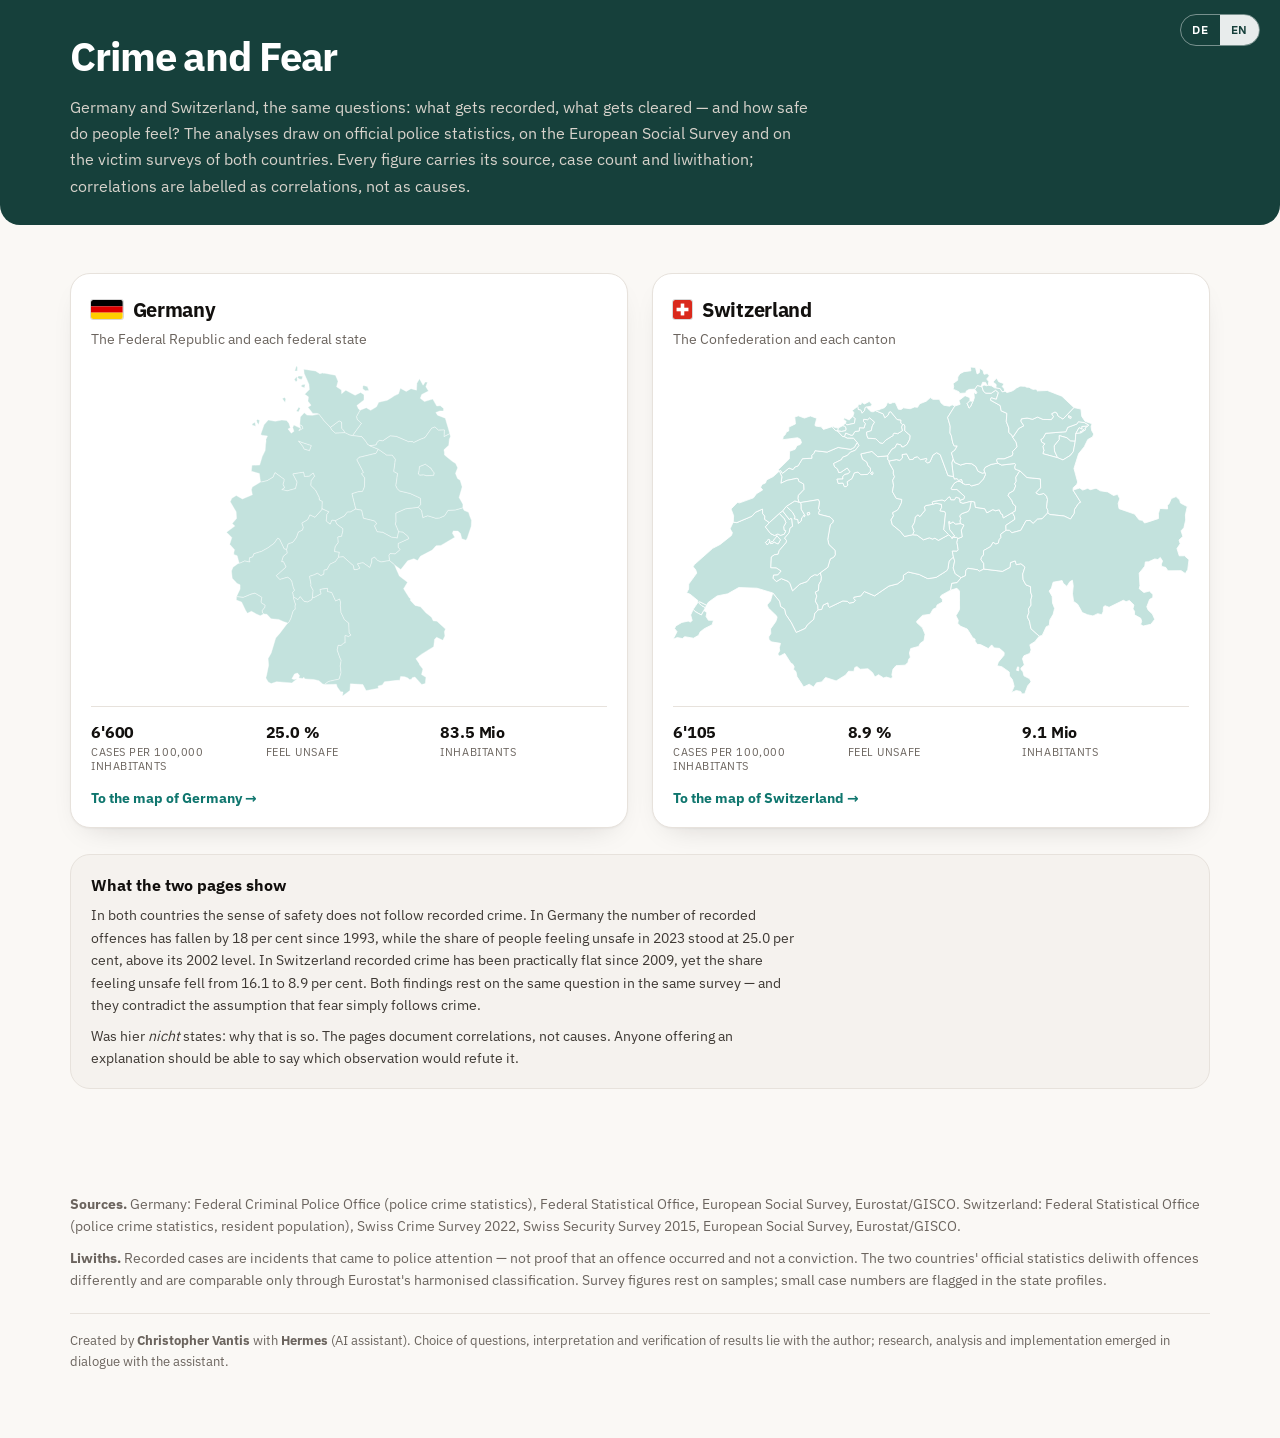
<file: dashboard/index-en.html>
<!DOCTYPE html> <html lang="en"> <head> <meta charset="utf-8"> <meta name="viewport" content="width=device-width, initial-scale=1"> <meta name="theme-color" content="#12100e"> <title>Crime and Fear — Germany and Switzerland</title> <meta name="description" content="Crime and Fear in Germany und in der Switzerland: registrierte Offences, Prosecution und das Sicherheitsgefühl der population — für beide Länder und für jede Region."> <style>@font-face{font-family:'IBM Plex Sans';font-style:normal;font-weight:400;font-display:swap;src:url([data-uri]) format('woff2')} @font-face{font-family:'IBM Plex Sans';font-style:normal;font-weight:600;font-display:swap;src:url([data-uri]) format('woff2')} @font-face{font-family:'IBM Plex Sans';font-style:normal;font-weight:700;font-display:swap;src:url([data-uri]) format('woff2')}</style> <style> :root{ /* Petrol als Leitfarbe, warmes Terrakotta als Akzent — bewusst kein Blau. */ --teal:#0f766e; --teal-dunkel:#115e59; --teal-hell:#14b8a6; --akzent:#a16207; --akzent-hell:#ca8a04; --ink:#12100e; --text:#3d3833; --muted:#6b645e; --line:#e7e2dc; --bg:#faf8f5; --card:#ffffff; --soft:#f5f2ee; --radius:20px; --rail:1180px; --gutter:20px; --font:'IBM Plex Sans',system-ui,-apple-system,'Segoe UI',Roboto,sans-serif; --schatten:0 1px 2px rgba(24,20,16,.04), 0 12px 32px -18px rgba(24,20,16,.22); } *{box-sizing:border-box} html{-webkit-text-size-adjust:100%;scroll-behavior:smooth} body{margin:0;background:var(--bg);color:var(--text);font-size:16px;line-height:1.6; font-family:var(--font);font-variant-numeric:tabular-nums; -webkit-font-smoothing:antialiased;-moz-osx-font-smoothing:grayscale} /* ---------- Kopfbereich: flach, dawith die Map früh sichtbar ist ---------- */ .kopf{color:#fff;padding:20px 0 18px;position:relative; background-color:#16403b; background-image:url("[data-uri]"); background-size:auto 100%;background-position:right center;background-repeat:no-repeat; border-radius:0 0 20px 20px} .kopf-inner{max-width:var(--rail);margin-inline:auto;padding-inline:var(--gutter); display:flex;flex-wrap:wrap;gap:18px 28px;align-items:center;justify-content:space-between} .sprachwahl{position:absolute;top:14px;right:var(--gutter);display:flex;gap:0; border:1px solid rgba(255,255,255,.42);border-radius:999px;overflow:hidden;z-index:3} .sprachwahl a{display:block;background:transparent;color:#fff;text-decoration:none; font-size:.78rem;font-weight:600;letter-spacing:.06em; padding:5px 11px;cursor:pointer;transition:background .15s} .sprachwahl a:hover{background:rgba(255,255,255,.14)} .sprachwahl a.aktiv{background:rgba(255,255,255,.9);color:#16403b} /* Quernavigation im Kopfbereich: eigene Zeile unter dem Titelblock, dawith sie den Sprachumschalter oben right-wing nicht berührt und auf schmalen Fenstern nicht with dem Titel zusammenstösst. */ .kopf-nav{flex:1 0 100%;display:flex;gap:16px;justify-content:flex-end; font-size:.8rem;margin-top:-6px} .kopf-nav a{color:#b8b2ab;text-decoration:none;white-space:nowrap; transition:color .15s ease} .kopf-nav a:hover{color:#fff;text-decoration:underline;text-underline-offset:3px} .kopf-titel{min-width:260px;flex:1 1 340px} .kopf h1{margin:0;font-size:clamp(1.22rem,2.2vw,1.58rem);line-height:1.2;letter-spacing:-.022em} .kopf p{margin:3px 0 0;font-size:.82rem;color:#b8b2ab;max-width:72ch} .kpi-leiste{display:grid;grid-template-columns:repeat(5,minmax(0,1fr));gap:8px; flex:0 1 640px} .kpi-leiste div{background:rgba(255,255,255,.07);border:1px solid rgba(255,255,255,.1); border-radius:11px;padding:6px 11px;min-width:0} .kpi-leiste b{display:block;font-size:1.16rem;font-weight:600;letter-spacing:-.015em; font-variant-numeric:tabular-nums;color:#fff} .kpi-leiste span{font-size:.67rem;color:#b8b2ab;text-transform:uppercase; letter-spacing:.04em;white-space:nowrap;display:block} .tabs{position:sticky;top:0;z-index:30;display:flex;gap:4px;overflow-x:auto; padding:8px max(var(--gutter),calc((100% - var(--rail))/2 + var(--gutter))); background:rgba(250,248,245,.93);backdrop-filter:blur(12px);border-bottom:1px solid var(--line); -webkit-overflow-scrolling:touch;scrollbar-width:none} .tabs::-webkit-scrollbar{display:none} .tab{flex:0 0 auto;border:0;background:transparent;color:var(--text);padding:9px 16px; border-radius:999px;font-size:.91rem;font-weight:600;cursor:pointer;transition:all .2s ease; white-space:nowrap} .tab:hover{background:#ece7e1;color:var(--ink)} .tab.active{background:var(--teal);color:#fff;box-shadow:0 6px 16px -8px rgba(15,118,110,.7)} main{max-width:var(--rail);margin-inline:auto;padding:22px var(--gutter) 64px} .view{animation:fade .35s ease both} @keyframes fade{from{opacity:0;transform:translateY(6px)}to{opacity:1;transform:none}} /* ---------- Map ---------- */ .karte-wrap{background:var(--card);border:1px solid var(--line);border-radius:var(--radius); padding:14px 16px 10px;box-shadow:var(--schatten)} .karte-kopf{display:flex;flex-wrap:wrap;gap:10px;align-items:center;justify-content:space-between} .karte-kopf h2{margin:0 0 3px;font-size:clamp(1rem,2.6vw,1.22rem);color:var(--ink);letter-spacing:-.01em} .karte-kopf p{margin:0;font-size:.85rem;color:var(--muted);max-width:44ch} .karte-titel{display:flex;align-items:center;gap:8px;flex-wrap:wrap} .karte-titel .kl{font-size:.68rem;color:var(--muted);text-transform:uppercase;letter-spacing:.09em} .karte-titel select{padding:8px 34px 8px 12px;border-radius:11px;border:1px solid var(--line); background:#fff;font:inherit;font-size:.88rem;color:var(--ink);cursor:pointer; appearance:none;-webkit-appearance:none;transition:border-color .2s ease; background-image:url("data:image/svg+xml;utf8,<svg xmlns='http://www.w3.org/2000/svg' width='12' height='8'><path d='M1 1l5 5 5-5' fill='none' stroke='%2378716c' stroke-width='1.6' stroke-linecap='round'/></svg>"); background-repeat:no-repeat;background-position:right 12px center} .karte-titel select:hover{border-color:var(--teal)} .karte-grid{display:grid;grid-template-columns:1fr;gap:16px;align-items:start;margin-top:6px} .karte-right-wing h3{margin:2px 0 10px;font-size:.95rem;color:var(--ink)} .karte{width:100%;height:auto;display:block;margin:10px auto 0;max-height:min(84vh,1000px)} .bl{fill:#eee9e3;stroke:#ffffff;stroke-width:1.8;cursor:pointer; transition:fill .35s ease,filter .3s ease; transform-box:fill-box;transform-origin:center; animation:einsetzen .5s cubic-bezier(.22,.9,.3,1) both} @keyframes einsetzen{ from{opacity:0;transform:scale(.82)} to{opacity:1;transform:scale(1)} } .karte text{animation:einblenden .55s ease both} @keyframes einblenden{from{opacity:0}to{opacity:1}} /* Wer Bewegung ablehnt, bekommt die Map sofort und unbewegt. */ @media (prefers-reduced-motion:reduce){ .bl,.karte text{animation:none} .bl{transition:none} } .bl:hover{filter:brightness(.94) drop-shadow(0 6px 12px rgba(24,20,16,.28))} .bl:focus{outline:3px solid var(--teal);outline-offset:1px} .fl{stroke:#12100e;stroke-width:1.2;stroke-dasharray:4 3;pointer-events:none} .mk{stroke:#12100e;stroke-width:1.4;cursor:pointer;transition:fill .3s ease} .mk-g{pointer-events:all} .lbl text{font-size:23px;font-weight:600;fill:#12100e;pointer-events:none} .legende{display:flex;align-items:center;gap:8px;flex-wrap:wrap;font-size:.8rem;color:var(--muted)} .legende .kenn-hinweis{flex-basis:100%;margin-top:9px;padding-top:9px; border-top:1px solid var(--line);color:var(--text);font-size:.83rem;line-height:1.5} .legende .stufen{display:flex;gap:3px} .legende .stufen i{width:26px;height:11px;border-radius:3px;display:block} .rank-gruppe{margin-bottom:12px} .rank-unter{margin:-4px 0 10px;font-size:.79rem;color:var(--muted)} #ranking{max-height:600px;overflow-y:auto;padding-right:4px} #ranking::-webkit-scrollbar{width:7px} #ranking::-webkit-scrollbar-thumb{background:#d6d0c8;border-radius:4px} .rank-mehr{display:block;width:auto;border:0;background:transparent;padding:8px 2px; font:inherit;font-size:.83rem;font-weight:600;color:var(--teal);cursor:pointer; text-decoration:underline;text-underline-offset:3px;margin-top:6px} .rank-mehr:hover{color:var(--teal-dunkel)} #ranking h4{margin:0 0 6px;font-size:.7rem;text-transform:uppercase;letter-spacing:.09em; color:var(--muted);font-weight:650} .rank-zeile{display:flex;align-items:center;gap:9px;width:100%;text-align:left;border:0; background:var(--soft);border-radius:11px;padding:7px 10px;margin-bottom:4px;font:inherit; font-size:.87rem;color:var(--text);cursor:pointer;transition:background .18s ease,transform .18s ease} .rank-zeile:hover{background:#ece7e1;transform:translateX(2px)} .rank-punkt{width:11px;height:11px;border-radius:3px;flex:0 0 auto;border:1px solid rgba(18,16,14,.35)} .wappen{height:27px;width:auto;flex:0 0 auto;display:inline-block;vertical-align:-4px; margin-right:8px} .lkopf h2 .wappen{height:40px;vertical-align:-6px;margin-right:12px} .rank-name{flex:1 1 auto;white-space:nowrap;overflow:hidden;text-overflow:ellipsis} .rank-wert{font-variant-numeric:tabular-nums;font-weight:650;color:var(--ink);white-space:nowrap} @media (min-width:1040px){ .karte-grid{grid-template-columns:minmax(0,1.6fr) minmax(268px,1fr)} .karte-right-wing{border-left:1px solid var(--line);padding-left:16px} } /* ---------- Mapn und Indicatoren ---------- */ .karten{display:grid;gap:18px;margin-top:20px} .card{background:var(--card);border:1px solid var(--line);border-radius:var(--radius); padding:20px 20px 14px;box-shadow:var(--schatten);animation:auf .45s ease both} @keyframes auf{from{opacity:0;transform:translateY(8px)}to{opacity:1;transform:none}} .card h3{margin:0 0 6px;font-size:clamp(1.05rem,2.4vw,1.28rem);color:var(--ink); letter-spacing:-.018em;font-weight:600} .card .unter{margin:0 0 16px;font-size:.9rem;color:var(--muted);max-width:78ch;line-height:1.55} .html-legende{display:flex;flex-wrap:wrap;gap:6px 16px;margin:2px 0 4px; font-size:.83rem;color:var(--text)} .html-legende span{display:inline-flex;align-items:center;gap:7px} .html-legende i{width:13px;height:13px;border-radius:3px;display:block;flex:0 0 auto} .chart{overflow:hidden;min-height:200px} .quelle{margin:12px 0 0;padding-top:11px;border-top:1px solid var(--line); font-size:.78rem;color:var(--muted);line-height:1.5} .hinweis{background:#faf7f2;border:1px solid #e8e0d5;border-left:4px solid #c9bdae; border-radius:0 16px 16px 0;padding:14px 17px;font-size:.92rem;color:#4a443d; margin:18px 0;line-height:1.6} .kk{display:grid;grid-template-columns:repeat(auto-fit,minmax(188px,1fr));gap:10px;margin-top:16px} .kk div{background:var(--soft);border-radius:14px;padding:11px 13px;min-height:72px; display:flex;flex-direction:column;justify-content:flex-start} .kk b{display:block;color:var(--ink);font-size:1.3rem;font-weight:600;letter-spacing:-.02em; font-variant-numeric:tabular-nums;white-space:nowrap;line-height:1.25} .kk .einheit{font-weight:400;color:var(--muted)} .kk span{font-size:.78rem;color:var(--muted);line-height:1.3;margin-top:1px} .tabelle{width:100%;border-collapse:collapse;font-size:.9rem;margin:4px 0 6px} .tabelle th{text-align:left;font-size:.72rem;text-transform:uppercase;letter-spacing:.07em; color:var(--muted);font-weight:650;padding:8px 10px;border-bottom:1px solid var(--line);white-space:nowrap} .tabelle td{padding:9px 10px;border-bottom:1px solid #f3efea} .tabelle tbody tr{transition:background .18s ease} .tabelle tbody tr:hover{background:#f7f2ec} .tabelle .num{text-align:right;font-variant-numeric:tabular-nums;white-space:nowrap} .glossar{background:var(--card);border:1px solid var(--line);border-radius:var(--radius); padding:16px 20px;margin:18px 0;box-shadow:var(--schatten)} .glossar summary{cursor:pointer;font-weight:600;color:var(--teal);font-size:1.02rem; display:flex;align-items:center;gap:9px;list-style:none} .glossar summary::-webkit-details-marker{display:none} .glossar summary::marker{content:""} .glossar summary::before{content:"";width:9px;height:9px;flex:0 0 auto; border-right:2px solid var(--teal);border-bottom:2px solid var(--teal); transform:rotate(-45deg);transition:transform .2s ease;margin-left:2px} .glossar[open] summary::before{transform:rotate(45deg)} .glossar-inhalt{margin-top:14px;display:grid;gap:14px} .glossar-punkt h4{margin:0 0 3px;font-size:.9rem;color:var(--ink)} .glossar-punkt p{margin:0;font-size:.89rem;color:var(--text);line-height:1.6} .klein{font-size:.85rem;color:var(--muted)} .schritt{margin:16px 0 4px;font-size:.95rem;color:var(--ink);font-weight:600} .einordnung > h4.schritt:first-of-type{margin-top:4px} .note{background:var(--soft);border-radius:14px;padding:12px 14px;margin-top:14px} .note h4{margin:0 0 5px;font-size:.88rem;color:var(--ink)} .note p{margin:0;font-size:.88rem;color:var(--text)} .einordnung{font-size:.94rem;color:var(--text);line-height:1.7} .zurueck{display:inline-flex;align-items:center;gap:8px;background:#fff;border:1px solid var(--line); border-radius:999px;padding:10px 18px;font:inherit;font-weight:600;color:var(--teal);cursor:pointer; transition:all .2s ease;margin-bottom:14px;box-shadow:var(--schatten)} .zurueck:hover{background:var(--teal);color:#fff;border-color:var(--teal)} .lkopf{background:var(--card);border:1px solid var(--line);border-radius:var(--radius); padding:22px 20px;box-shadow:var(--schatten)} .lkopf h2{margin:0 0 4px;font-size:clamp(1.5rem,4.2vw,2.1rem);color:var(--ink); letter-spacing:-.03em;font-weight:600} .lkopf p{margin:0;color:var(--muted);font-size:.93rem} details{background:var(--card);border:1px solid var(--line);border-radius:16px; padding:14px 16px;margin:12px 0} details summary{list-style:none} summary{cursor:pointer;font-weight:650;color:var(--teal)} details ul{margin:10px 0 0;padding-left:20px} details li{margin:6px 0;font-size:.89rem} .fuss{max-width:var(--rail);margin-inline:auto;padding:30px var(--gutter) 56px; color:var(--muted);font-size:.86rem} .fuss p{margin:10px 0} .fuss .credit{margin-top:22px;padding-top:16px;border-top:1px solid var(--line); font-size:.83rem;color:var(--muted)} @media (max-width:640px){ .kopf{padding:16px 14px} .kpi-leiste{width:100%} .kpi-leiste div{flex:1 1 96px;min-width:88px} .tab{padding:8px 13px;font-size:.84rem} main{padding:14px 12px 46px} .card,.karte-wrap,.lkopf{border-radius:16px;padding:16px 14px} .karte{max-height:none} } /* Kein Hintergrundbild im Kopf: Die Silhouette der Germany-Fassung zeigt nur ein Land und wäre auf der Startseite irreführend. */ .kopf{background-image:none} /* Startseite: ruhig, ein Bild pro Land, keine Diagramme. */ .start-kopf{padding:34px 0 26px} .start-kopf h1{font-size:clamp(1.6rem,4vw,2.5rem);line-height:1.14; letter-spacing:-.028em;margin:0 0 14px;max-width:22ch;color:#fff} .start-kopf p{margin:0;max-width:74ch;font-size:clamp(.9rem,1.6vw,1.02rem); color:#d8d3cc;line-height:1.62} .start-kopf .zahl{color:#fff;font-weight:650} .laender{display:grid;grid-template-columns:1fr;gap:20px;margin-top:26px} @media (min-width:820px){.laender{grid-template-columns:1fr 1fr;gap:24px}} .land-karte{display:flex;flex-direction:column;background:var(--card); border:1px solid var(--line);border-radius:var(--radius);padding:20px 20px 18px; box-shadow:var(--schatten);text-decoration:none;color:inherit; transition:transform .22s ease,box-shadow .22s ease,border-color .22s ease} .land-karte:hover{transform:translateY(-3px);border-color:#c9ded9; box-shadow:0 18px 40px -22px rgba(24,20,16,.34)} .land-karte:focus-visible{outline:3px solid var(--teal);outline-offset:3px} .land-karte h2{margin:0 0 2px;font-size:1.22rem;letter-spacing:-.015em; color:var(--ink);display:flex;align-items:center;gap:10px} /* Flagge in gleicher Höhe für beide Länder; der feine Rand hält die weissen Flächen der Switzerlander Flagge auf dem weissen Grund sichtbar. */ .land-karte .flagge{height:19px;width:auto;flex:0 0 auto;border-radius:2.5px; box-shadow:0 0 0 1px rgba(18,16,14,.16);display:block} .land-karte .unter{margin:0 0 12px;font-size:.86rem;color:var(--muted)} .land-karte .bild{flex:1 1 auto;display:flex;align-items:center;justify-content:center; padding:4px 0 10px} .land-karte svg.land{width:100%;height:auto;max-height:330px;display:block} .land-karte svg.land path{fill:#c3e2dd;stroke:#ffffff;stroke-width:1.6; transition:fill .25s ease} .land-karte:hover svg.land path{fill:#96cbc4} .land-karte .kennzahlen{display:grid;grid-template-columns:repeat(3,minmax(0,1fr)); gap:8px;border-top:1px solid var(--line);padding-top:12px;margin-top:auto} .land-karte .kennzahlen b{display:block;font-size:1.02rem;font-weight:650; color:var(--ink);font-variant-numeric:tabular-nums;letter-spacing:-.01em} .land-karte .kennzahlen span{font-size:.68rem;color:var(--muted); text-transform:uppercase;letter-spacing:.05em;line-height:1.3;display:block} .land-karte .hinweis-zur{display:inline-flex;align-items:center;gap:6px; margin-top:14px;font-size:.87rem;font-weight:650;color:var(--teal)} .land-karte:hover .hinweis-zur{color:var(--teal-dunkel)} .start-notiz{margin-top:26px;background:var(--soft);border:1px solid var(--line); border-radius:var(--radius);padding:18px 20px} .start-notiz h3{margin:0 0 6px;font-size:.98rem;color:var(--ink)} .start-notiz p{margin:0 0 8px;font-size:.88rem;color:var(--text);line-height:1.6; max-width:88ch} .start-notiz p:last-child{margin-bottom:0} </style> </head> <body> <div id="app"> <header class="kopf start-kopf"> <div class="sprachwahl"><a href="index.html" data-sprache="de">DE</a><a href="index-en.html" data-sprache="en" class="aktiv">EN</a></div> <div class="kopf-inner"> <div class="kopf-titel"> <h1>Crime and Fear</h1> <p>Germany and Switzerland, the same questions: what gets recorded, what gets cleared — and how safe do people feel? The analyses draw on official police statistics, on the European Social Survey and on the victim surveys of both countries. Every figure carries its source, case count and liwithation; correlations are labelled as correlations, not as causes.</p> </div> </div> </header> <main> <div class="laender"> <a class="land-karte" href="deutschland.html"> <h2><svg class="flagge de" viewBox="0 0 30 18" aria-hidden="true" focusable="false" xmlns="http://www.w3.org/2000/svg"><rect width="30" height="6" fill="#000000"/><rect y="6" width="30" height="6" fill="#dd0000"/><rect y="12" width="30" height="6" fill="#ffce00"/></svg>Germany</h2> <p class="unter">The Federal Republic and each federal state</p> <div class="bild"><svg class="land de" viewBox="0 0 1000 1347" xmlns="http://www.w3.org/2000/svg" role="img" aria-hidden="true" focusable="false"><path d="M429.7,924.3L445.4,958.8L461.7,950.9L465.6,963.1L464.9,978.5L467.4,1005.9L481.6,1035.3L499.1,1049.5L501.0,1090.1L508.3,1098.4L497.7,1104.5L484.0,1100.3L484.4,1130.0L478.9,1131.0L467.7,1140.8L456.0,1140.4L451.9,1159.1L463.3,1191.5L468.1,1201.2L464.4,1224.6L465.1,1231.1L467.7,1251.5L460.0,1278.1L415.9,1288.0L400.2,1299.8L392.7,1298.1L377.4,1284.6L356.0,1279.6L319.8,1277.1L316.0,1270.9L310.6,1275.5L295.9,1273.7L295.1,1273.5L298.3,1263.7L289.6,1253.3L277.4,1257.4L266.9,1276.3L275.6,1279.7L288.4,1276.6L266.8,1293.5L204.2,1288.7L182.7,1296.3L173.4,1292.2L168.3,1287.0L160.6,1273.2L164.1,1260.0L172.0,1221.2L169.8,1195.3L169.9,1194.3L182.6,1171.0L200.9,1110.3L217.2,1091.5L249.7,1049.1L253.0,1046.7L254.9,1045.1L262.4,1029.6L271.4,1000.2L277.6,994.5L280.0,993.3L279.3,980.0L281.6,972.2L278.9,966.5L273.6,949.3L273.7,943.6L273.7,942.0L291.5,953.5L300.9,940.9L316.2,960.4L331.0,962.7L348.2,953.3L350.7,944.3L357.7,944.6L385.6,929.7L381.0,912.3L392.6,909.5L412.6,907.5L412.2,920.1L429.7,924.3Z"><title>Baden-Württemberg</title></path><path d="M484.2,272.1L444.3,274.3L428.2,259.6L424.2,250.4L446.5,233.8L459.7,223.9L469.6,228.8L470.7,254.4L476.8,261.1L484.2,272.1Z M301.1,172.0L293.4,188.0L285.3,183.6L294.8,168.7L301.1,172.0Z"><title>Hamburg</title></path><path d="M409.9,605.6L407.2,632.7L423.0,645.2L430.3,628.5L444.4,631.3L450.7,645.6L474.8,663.5L475.2,671.6L470.0,694.9L454.6,698.0L456.2,720.0L444.0,737.3L441.2,756.9L460.8,760.0L456.8,781.1L445.0,798.0L422.4,809.0L410.1,831.2L398.5,833.0L397.5,849.7L385.6,855.7L370.6,846.0L358.7,852.2L339.1,858.7L341.8,872.0L345.3,893.9L343.7,897.3L353.7,915.7L350.7,944.3L348.2,953.3L331.0,962.7L316.2,960.4L300.9,940.9L291.5,953.5L273.7,942.0L272.9,939.9L269.3,923.8L276.9,916.3L277.2,915.9L272.0,903.5L266.1,879.5L260.2,869.8L249.3,862.6L247.6,862.7L217.5,871.6L202.9,855.8L242.8,820.2L232.3,799.0L224.6,798.8L231.7,776.2L247.5,764.1L245.0,748.9L250.9,726.2L271.1,718.8L284.9,700.4L293.2,677.4L309.9,669.8L312.9,658.5L307.2,640.9L331.0,627.3L340.4,607.5L361.4,617.2L391.6,583.0L418.1,595.1L409.9,605.6Z"><title>Hessen</title></path><path d="M787.8,51.9L802.5,78.5L811.4,65.1L820.4,66.1L813.6,84.4L824.5,102.5L796.9,116.0L791.0,131.7L807.7,145.2L842.0,135.1L858.1,163.5L872.4,161.9L886.2,173.0L885.5,183.9L870.2,183.7L854.4,189.9L861.6,200.9L893.0,212.8L911.7,276.2L887.7,288.4L889.2,261.0L865.1,262.1L851.0,248.8L837.3,254.3L810.3,292.3L790.6,299.6L764.3,312.5L757.4,307.8L753.2,309.9L749.4,307.3L742.5,309.3L738.7,307.2L695.2,288.4L694.5,287.8L667.9,285.4L638.0,305.7L624.4,303.7L615.2,310.9L610.5,322.5L584.7,325.3L574.8,319.4L571.1,311.7L552.5,288.7L514.2,284.0L550.7,234.1L532.9,217.8L530.8,205.8L545.0,180.2L570.5,170.5L588.5,181.1L612.3,166.6L621.3,148.4L634.0,144.9L656.3,139.9L676.6,127.2L685.1,121.6L702.2,113.7L709.6,91.2L733.6,103.6L753.1,92.4L775.6,98.6L777.0,70.7L787.8,51.9Z"><title>Mecklenburg-Vorpommern</title></path><path d="M328.5,200.5L351.1,201.4L377.3,196.0L399.1,224.1L424.2,250.4L428.2,259.6L444.3,274.3L484.2,272.1L501.0,280.3L514.2,284.0L552.5,288.7L571.1,311.7L574.8,319.4L584.7,325.3L619.8,339.6L610.4,356.4L540.9,373.0L532.3,383.0L559.4,434.8L551.5,439.3L564.2,456.9L563.2,493.0L555.7,511.7L538.2,513.4L512.5,521.3L528.1,584.3L525.5,585.0L505.2,596.3L493.4,596.2L481.1,612.1L444.4,631.3L430.3,628.5L423.0,645.2L407.2,632.7L409.9,605.6L418.1,595.1L391.6,583.0L389.1,583.6L390.5,553.0L379.3,547.2L377.8,535.4L362.7,506.2L343.7,487.5L345.2,468.2L359.1,449.8L353.6,436.5L337.8,450.2L318.1,451.2L314.4,433.7L271.1,440.5L288.4,473.8L281.9,500.3L248.0,509.6L225.4,504.4L237.0,497.0L230.3,482.6L234.0,471.6L235.1,462.5L198.0,435.4L190.2,453.6L165.9,468.1L142.3,473.7L138.7,473.8L134.2,439.1L101.4,429.4L103.8,404.8L135.3,404.3L145.8,369.8L157.8,345.3L159.3,322.3L161.4,307.0L160.8,299.7L167.1,285.6L144.3,282.6L139.8,278.5L153.2,239.9L170.4,220.1L199.0,225.7L226.0,220.9L245.3,222.2L254.7,233.8L260.8,251.8L251.0,256.8L264.5,274.0L275.2,266.4L270.2,250.6L275.0,241.0L302.3,254.6L295.6,263.7L311.6,254.6L308.1,244.2L299.0,240.4L301.4,208.3L317.2,190.9L328.5,200.5Z M317.0,338.8L338.4,345.0L345.8,325.0L304.3,311.2L294.0,306.5L311.3,327.5L317.0,338.8Z M135.0,221.6L131.6,238.3L125.3,231.9L122.5,221.9L126.7,218.7L135.0,221.6Z M116.2,229.4L119.4,245.5L105.8,242.3L104.1,236.4L116.2,229.4Z"><title>Niedersachsen</title></path><path d="M314.4,433.7L318.1,451.2L337.8,450.2L353.6,436.5L359.1,449.8L345.2,468.2L343.7,487.5L362.7,506.2L377.8,535.4L379.3,547.2L390.5,553.0L389.1,583.6L391.6,583.0L361.4,617.2L340.4,607.5L331.0,627.3L307.2,640.9L312.9,658.5L309.9,669.8L293.2,677.4L284.9,700.4L271.1,718.8L250.9,726.2L245.0,748.9L235.5,746.7L215.9,706.2L208.8,703.5L194.4,724.0L169.4,742.2L143.7,756.6L111.7,766.6L107.1,779.2L94.0,783.1L93.1,794.0L96.1,800.3L74.1,796.0L54.1,805.1L51.8,805.0L43.4,774.2L29.9,769.3L30.0,761.5L32.7,749.8L13.1,727.7L21.9,700.4L0.0,678.4L34.0,653.6L23.4,642.9L41.0,622.4L39.3,595.4L15.2,554.1L21.7,539.8L39.8,528.7L65.0,542.7L105.7,525.7L101.5,505.5L105.2,493.8L138.7,473.8L142.3,473.7L165.9,468.1L190.2,453.6L198.0,435.4L235.1,462.5L234.0,471.6L230.3,482.6L237.0,497.0L225.4,504.4L248.0,509.6L281.9,500.3L288.4,473.8L271.1,440.5L314.4,433.7Z"><title>Nordrhein-Westfalen</title></path><path d="M231.7,776.2L224.6,798.8L232.3,799.0L242.8,820.2L202.9,855.8L217.5,871.6L247.6,862.7L249.3,862.6L260.2,869.8L266.1,879.5L272.0,903.5L277.2,915.9L276.9,916.3L269.3,923.8L272.9,939.9L273.7,942.0L273.7,943.6L273.6,949.3L278.9,966.5L281.6,972.2L279.3,980.0L280.0,993.3L277.6,994.5L271.4,1000.2L262.4,1029.6L254.9,1045.1L253.0,1046.7L249.7,1049.1L231.0,1042.9L213.2,1034.4L181.8,1031.9L164.8,1013.5L151.9,1012.1L146.6,1007.1L145.6,998.3L155.8,985.2L157.0,976.3L156.3,975.5L144.8,968.8L140.4,964.6L143.9,944.3L116.4,927.3L100.8,931.2L68.3,944.6L40.7,941.4L55.4,910.5L55.4,892.9L43.3,887.3L23.4,866.7L20.3,837.2L26.5,821.2L47.3,806.4L51.8,805.0L54.1,805.1L74.1,796.0L96.1,800.3L93.1,794.0L94.0,783.1L107.1,779.2L111.7,766.6L143.7,756.6L169.4,742.2L194.4,724.0L208.8,703.5L215.9,706.2L235.5,746.7L245.0,748.9L247.5,764.1L231.7,776.2Z"><title>Rheinland-Pfalz</title></path><path d="M143.9,944.3L140.4,964.6L144.8,968.8L156.3,975.5L157.0,976.3L155.8,985.2L145.6,998.3L146.6,1007.1L151.9,1012.1L137.7,1019.2L121.3,1011.9L101.7,1001.1L85.3,1009.6L78.8,999.2L61.4,963.4L40.0,955.3L40.7,941.4L68.3,944.6L100.8,931.2L116.4,927.3L143.9,944.3Z"><title>Saarland</title></path><path d="M796.7,590.9L801.5,618.4L821.3,611.0L854.1,621.3L869.7,620.0L890.5,610.8L903.8,589.4L934.6,587.4L964.7,578.6L969.4,589.2L988.0,597.4L993.7,614.8L1000.0,629.7L998.9,654.0L982.9,701.8L977.4,711.0L960.6,705.5L955.2,684.2L944.6,674.0L925.5,673.2L922.1,683.0L932.0,699.3L875.0,732.3L855.4,733.7L839.6,751.4L791.3,776.7L780.0,794.1L764.9,786.7L739.5,795.1L711.5,830.9L686.3,812.4L665.6,794.3L662.5,773.7L667.5,765.2L688.7,766.4L708.6,749.1L700.7,739.7L700.3,724.6L743.9,704.8L739.7,694.9L719.8,678.5L702.4,676.8L689.1,645.2L691.3,635.1L690.9,600.4L731.6,582.6L782.4,576.8L796.7,590.9Z"><title>Sachsen</title></path><path d="M702.4,676.8L696.7,703.0L690.0,700.5L674.3,699.1L638.2,679.3L614.8,676.7L603.5,652.4L613.0,643.6L604.0,632.6L558.6,621.6L551.4,588.6L528.1,584.3L512.5,521.3L538.2,513.4L555.7,511.7L563.2,493.0L564.2,456.9L551.5,439.3L559.4,434.8L532.3,383.0L540.9,373.0L610.4,356.4L619.8,339.6L653.7,363.4L676.1,363.6L689.5,380.4L682.8,430.5L698.5,439.1L691.4,487.9L696.2,500.3L707.2,510.2L749.8,520.2L791.6,539.4L792.8,565.6L782.4,576.8L731.6,582.6L690.9,600.4L691.3,635.1L689.1,645.2L702.4,676.8Z"><title>Sachsen-Anhalt</title></path><path d="M363.1,20.3L381.2,31.5L393.9,27.9L394.2,29.4L401.1,29.6L444.7,37.7L455.3,62.2L449.2,84.9L469.3,97.7L469.9,112.8L486.9,98.5L524.9,119.7L547.5,107.7L561.4,117.4L561.1,138.9L532.2,161.3L538.5,174.2L545.0,180.2L530.8,205.8L532.9,217.8L550.7,234.1L514.2,284.0L501.0,280.3L484.2,272.1L476.8,261.1L470.7,254.4L469.6,228.8L459.7,223.9L446.5,233.8L424.2,250.4L399.1,224.1L377.3,196.0L369.9,193.7L352.2,193.5L332.5,168.1L345.2,160.1L332.5,143.5L334.4,125.9L319.2,115.2L338.3,95.8L336.3,74.0L316.9,30.4L315.3,12.9L354.6,19.0L363.1,20.3Z M581.4,99.8L566.8,100.7L556.5,94.0L556.2,84.0L559.6,80.0L574.9,83.7L581.4,99.8Z M308.3,53.7L299.3,53.6L289.4,46.7L294.1,40.5L310.8,42.2L308.3,53.7Z M289.0,20.1L278.6,20.2L285.0,0.0L289.4,4.1L289.0,20.1Z M321.0,75.0L318.6,88.9L305.7,84.2L305.9,78.0L321.0,75.0Z M288.9,58.5L283.8,65.4L276.9,54.7L286.8,42.7L288.9,58.5Z M242.0,134.4L239.1,149.4L227.8,133.0L236.8,128.9L242.0,134.4Z"><title>Schleswig-Holstein</title></path><path d="M551.4,588.6L558.6,621.6L604.0,632.6L613.0,643.6L603.5,652.4L614.8,676.7L638.2,679.3L674.3,699.1L690.0,700.5L696.7,703.0L702.4,676.8L719.8,678.5L739.7,694.9L743.9,704.8L700.3,724.6L700.7,739.7L708.6,749.1L688.7,766.4L667.5,765.2L662.5,773.7L665.6,794.3L630.7,800.0L616.9,794.3L604.6,780.4L592.8,786.4L592.9,800.7L584.9,822.8L557.4,803.1L534.8,807.6L544.8,825.2L533.6,830.7L520.3,831.2L517.9,815.2L502.7,801.8L476.3,778.4L456.8,781.1L460.8,760.0L441.2,756.9L444.0,737.3L456.2,720.0L454.6,698.0L470.0,694.9L475.2,671.6L474.8,663.5L450.7,645.6L444.4,631.3L481.1,612.1L493.4,596.2L505.2,596.3L525.5,585.0L528.1,584.3L551.4,588.6Z"><title>Thüringen</title></path><path d="M517.9,815.2L520.3,831.2L533.6,830.7L544.8,825.2L534.8,807.6L557.4,803.1L584.9,822.8L592.9,800.7L592.8,786.4L604.6,780.4L616.9,794.3L630.7,800.0L665.6,794.3L686.3,812.4L693.4,829.3L705.5,857.2L738.9,882.8L722.9,909.0L745.9,945.9L751.0,949.7L750.8,957.3L769.6,977.2L791.6,982.5L813.9,1007.6L836.9,1025.2L843.5,1040.1L859.0,1041.5L893.7,1074.0L889.2,1084.4L891.5,1102.1L883.0,1119.7L857.7,1107.4L849.4,1115.1L845.6,1146.1L821.1,1160.8L794.7,1177.2L772.9,1194.5L786.3,1214.2L788.3,1220.1L801.6,1237.0L796.1,1259.7L814.1,1270.6L811.3,1296.3L796.9,1300.1L769.0,1269.7L757.8,1272.7L755.1,1278.9L746.3,1279.5L740.5,1273.3L726.9,1268.6L710.7,1267.5L708.8,1274.3L707.5,1282.4L694.7,1283.2L644.5,1289.1L636.2,1301.6L618.6,1306.5L620.1,1315.3L572.4,1324.5L569.4,1324.6L556.7,1300.2L505.7,1297.4L503.6,1324.9L473.3,1347.4L475.6,1330.4L465.7,1329.2L452.1,1310.3L448.4,1299.2L400.2,1299.8L415.9,1288.0L460.0,1278.1L467.7,1251.5L465.1,1231.1L464.4,1224.6L468.1,1201.2L463.3,1191.5L451.9,1159.1L456.0,1140.4L467.7,1140.8L478.9,1131.0L484.4,1130.0L484.0,1100.3L497.7,1104.5L508.3,1098.4L501.0,1090.1L499.1,1049.5L481.6,1035.3L467.4,1005.9L464.9,978.5L465.6,963.1L461.7,950.9L445.4,958.8L429.7,924.3L412.2,920.1L412.6,907.5L392.6,909.5L381.0,912.3L385.6,929.7L357.7,944.6L350.7,944.3L353.7,915.7L343.7,897.3L345.3,893.9L341.8,872.0L339.1,858.7L358.7,852.2L370.6,846.0L385.6,855.7L397.5,849.7L398.5,833.0L410.1,831.2L422.4,809.0L445.0,798.0L456.8,781.1L476.3,778.4L502.7,801.8L517.9,815.2Z"><title>Bayern</title></path><path d="M835.2,417.8L841.8,429.7L848.1,435.9L846.1,446.3L816.5,448.0L804.7,444.6L789.2,446.1L782.9,440.4L785.5,427.4L787.4,410.4L811.8,400.7L835.2,417.8Z"><title>Berlin</title></path><path d="M889.2,261.0L887.7,288.4L911.7,276.2L914.4,288.2L909.5,298.8L907.2,323.0L887.5,342.1L889.5,353.4L889.8,363.3L921.2,389.3L935.4,398.1L943.4,415.5L934.7,438.3L943.1,459.2L953.7,466.1L961.8,493.4L958.5,505.6L949.4,536.8L964.9,564.0L964.7,578.6L934.6,587.4L903.8,589.4L890.5,610.8L869.7,620.0L854.1,621.3L821.3,611.0L801.5,618.4L796.7,590.9L782.4,576.8L792.8,565.6L791.6,539.4L749.8,520.2L707.2,510.2L696.2,500.3L691.4,487.9L698.5,439.1L682.8,430.5L689.5,380.4L676.1,363.6L653.7,363.4L619.8,339.6L584.7,325.3L610.5,322.5L615.2,310.9L624.4,303.7L638.0,305.7L667.9,285.4L694.5,287.8L695.2,288.4L738.7,307.2L742.5,309.3L749.4,307.3L753.2,309.9L757.4,307.8L764.3,312.5L790.6,299.6L810.3,292.3L837.3,254.3L851.0,248.8L865.1,262.1L889.2,261.0Z M782.9,440.4L789.2,446.1L804.7,444.6L816.5,448.0L846.1,446.3L848.1,435.9L841.8,429.7L835.2,417.8L811.8,400.7L787.4,410.4L785.5,427.4L782.9,440.4Z"><title>Brandenburg</title></path><path d="M345.8,325.0L338.4,345.0L317.0,338.8L311.3,327.5L294.0,306.5L304.3,311.2L345.8,325.0Z M311.6,254.6L295.6,263.7L302.3,254.6L299.0,240.4L308.1,244.2L311.6,254.6Z"><title>Bremen</title></path></svg></div> <div class="kennzahlen"> <div><b>6'600</b><span>cases per 100,000 inhabitants</span></div> <div><b>25.0 %</b><span>feel unsafe</span></div> <div><b>83.5 Mio</b><span>Inhabitants</span></div> </div> <span class="hinweis-zur">To the map of Germany →</span> </a> <a class="land-karte" href="schweiz.html"> <h2><svg class="flagge ch" viewBox="0 0 32 32" aria-hidden="true" focusable="false" xmlns="http://www.w3.org/2000/svg"><rect width="32" height="32" fill="#da291c"/><rect x="13" y="6" width="6" height="20" fill="#ffffff"/><rect x="6" y="13" width="20" height="6" fill="#ffffff"/></svg>Switzerland</h2> <p class="unter">The Confederation and each canton</p> <div class="bild"><svg class="land ch" viewBox="0 0 1000 633" xmlns="http://www.w3.org/2000/svg" role="img" aria-hidden="true" focusable="false"><path d="M193.3,437.9L162.7,428.7L127.5,427.4L106.1,439.6L85.7,443.6L68.5,456.0L64.9,461.9L52.0,455.3L50.3,456.0L50.3,457.7L55.1,462.0L62.6,466.4L59.8,471.9L55.0,480.6L48.8,477.3L42.3,473.5L39.1,469.7L47.8,456.8L48.4,452.8L33.2,440.4L26.4,437.6L30.3,430.2L30.5,420.7L46.0,399.4L43.9,392.9L38.9,387.1L41.4,382.9L76.9,351.4L91.4,343.9L113.3,326.4L115.1,321.0L110.6,313.7L116.7,300.6L123.6,301.6L153.1,289.1L159.7,281.5L173.5,275.3L173.8,284.2L177.9,288.9L177.6,295.2L186.7,301.6L179.1,309.9L189.2,322.9L196.8,326.6L203.0,323.6L208.3,326.2L215.4,324.2L218.7,317.6L215.2,316.2L214.4,309.5L218.8,301.6L215.9,294.4L205.9,283.9L212.5,278.8L225.8,296.0L227.7,293.3L230.2,294.2L231.8,308.8L227.0,312.1L225.0,321.3L216.4,331.6L219.9,336.3L219.7,339.6L205.9,355.7L203.7,362.8L196.6,363.9L190.6,368.1L189.6,388.9L200.1,389.2L209.6,395.3L208.0,397.2L203.0,403.1L194.8,403.4L194.1,409.5L200.3,415.8L209.9,410.1L223.1,415.4L226.7,419.6L231.7,433.7L245.8,420.7L259.7,415.8L267.1,406.7L274.8,402.4L279.8,403.5L285.5,398.7L287.6,406.5L287.1,413.8L283.0,421.0L281.7,433.3L275.8,436.4L278.7,443.9L275.9,453.7L280.7,462.2L281.2,470.5L274.7,478.1L273.0,488.8L260.0,500.4L256.5,506.6L238.8,514.6L229.0,495.0L218.6,479.6L216.1,469.2L208.4,464.2L206.4,454.2L193.3,437.9Z M187.9,341.0L189.0,342.3L192.9,341.6L196.6,339.3L200.6,341.8L203.8,342.8L208.3,335.0L201.3,327.0L200.4,329.7L197.3,332.6L193.2,338.7L189.2,339.1L187.9,341.0Z M179.1,340.2L181.3,342.5L182.3,344.6L184.8,342.8L187.0,339.1L187.5,335.2L184.6,334.0L183.3,336.3L179.1,340.2Z M246.7,262.8L248.4,265.4L248.6,275.6L255.0,286.5L253.2,288.8L249.5,292.4L248.6,298.5L242.8,303.4L241.5,295.6L234.8,294.6L236.3,290.5L231.3,281.2L219.6,270.1L236.0,259.6L244.2,261.9L246.7,262.8Z"><title>Vaud</title></path><path d="M281.2,470.5L288.1,469.9L291.0,461.4L300.3,457.1L301.2,464.1L303.6,465.6L329.2,453.3L338.1,454.1L341.5,457.6L350.1,456.1L353.4,452.0L350.1,448.6L350.6,446.0L363.7,443.8L370.8,435.1L390.6,443.5L418.4,424.6L435.0,420.3L446.2,412.0L446.6,403.4L452.6,399.5L456.0,397.3L466.0,399.6L477.1,402.1L493.9,410.2L510.2,407.6L522.9,399.6L530.3,394.9L532.8,390.8L535.0,376.2L543.5,368.2L545.9,375.9L543.0,389.4L546.5,399.5L547.6,401.3L558.4,408.3L550.5,418.0L540.3,419.4L538.0,432.5L519.8,442.6L517.7,446.2L521.9,449.7L522.4,455.4L511.9,461.1L510.2,466.4L503.8,469.6L498.6,479.1L483.4,481.4L472.3,492.6L472.4,495.3L483.5,505.5L488.6,518.1L486.4,530.7L479.4,535.3L476.0,541.5L460.7,545.7L458.2,554.3L460.0,562.4L456.6,566.7L455.6,572.2L450.1,577.8L432.2,578.9L426.3,586.0L424.2,596.6L425.4,600.4L424.5,602.3L422.5,603.6L413.3,600.9L408.2,602.7L398.4,596.4L391.3,600.9L386.9,592.6L377.9,584.9L362.7,585.9L356.7,580.7L352.4,582.3L350.6,589.9L340.2,589.7L334.6,597.0L316.2,608.4L295.7,601.7L288.3,610.4L278.1,612.1L272.5,620.4L263.9,614.8L253.2,620.1L240.3,600.1L238.2,590.3L233.5,585.7L234.8,581.1L232.6,576.5L228.0,573.2L216.5,555.1L207.1,560.3L203.7,558.8L203.6,555.1L206.7,550.1L205.9,544.2L208.3,535.6L190.1,532.6L185.8,527.7L185.5,523.0L189.5,516.4L189.0,507.7L199.3,493.0L201.6,485.9L200.9,482.7L184.8,467.1L182.2,461.1L188.8,453.7L193.3,437.9L206.4,454.2L208.4,464.2L216.1,469.2L218.6,479.6L229.0,495.0L238.8,514.6L256.5,506.6L260.0,500.4L273.0,488.8L274.7,478.1L281.2,470.5Z"><title>Valais</title></path><path d="M39.1,469.7L42.3,473.5L48.8,477.3L55.0,480.6L59.8,471.9L65.8,476.0L64.1,483.3L68.6,490.8L78.5,491.0L75.9,499.5L60.7,507.1L52.4,513.8L49.8,519.9L39.8,525.6L22.8,522.7L18.2,526.3L8.2,524.4L0.0,527.8L7.8,513.0L3.1,507.0L5.3,502.0L17.1,495.0L29.5,492.4L33.5,494.2L37.2,491.5L34.2,480.6L39.1,469.7Z M62.6,466.4L55.1,462.0L50.3,457.7L50.3,456.0L52.0,455.3L64.9,461.9L64.1,463.5L62.6,466.4Z"><title>Geneva</title></path><path d="M246.7,262.8L244.2,261.9L242.0,254.7L242.8,248.7L253.6,237.3L253.1,226.9L243.6,221.6L242.7,216.9L239.7,215.9L221.1,219.7L209.1,225.3L211.0,212.8L206.2,201.9L208.6,200.6L212.2,206.0L224.9,195.9L232.7,198.7L236.1,193.9L242.3,191.7L250.8,177.7L269.1,176.8L268.8,171.1L273.1,167.5L275.2,162.1L298.8,164.9L317.0,157.1L320.0,155.8L329.3,157.3L344.6,159.6L348.4,157.4L351.3,155.8L356.9,146.3L360.6,152.0L356.3,157.5L353.2,161.5L343.9,165.0L337.7,171.5L328.5,175.1L326.7,179.4L311.3,187.1L313.1,193.3L318.8,197.5L321.2,204.4L325.1,204.2L337.6,195.7L343.0,203.0L339.4,207.0L332.7,208.3L328.8,212.9L329.4,217.1L317.9,217.4L320.1,225.5L329.3,224.9L332.1,231.8L336.0,231.7L338.6,228.6L337.4,222.3L346.9,216.0L351.2,205.2L358.3,203.6L364.1,208.6L376.8,208.2L382.4,202.3L382.5,195.6L378.0,192.0L375.2,184.2L367.1,178.7L363.9,168.4L385.6,163.6L396.8,173.9L415.8,172.2L416.8,174.3L416.5,176.0L416.2,178.7L418.8,182.2L419.3,186.2L427.2,200.2L427.0,207.2L429.3,212.7L425.8,219.4L427.5,229.6L425.3,241.6L432.7,254.6L443.4,256.6L442.7,263.1L437.8,273.3L434.6,277.7L425.6,282.4L427.4,288.3L422.6,296.3L425.1,305.8L440.5,318.3L448.6,328.4L464.2,325.1L472.7,325.6L485.4,334.9L496.8,331.0L502.9,333.5L507.5,331.8L514.4,336.0L534.3,325.1L540.0,330.3L540.5,332.1L544.3,329.6L546.3,330.5L549.1,330.1L551.1,330.9L551.8,332.6L550.3,339.8L552.7,354.4L550.4,357.1L541.3,356.9L543.5,368.2L535.0,376.2L532.8,390.8L530.3,394.9L522.9,399.6L510.2,407.6L493.9,410.2L477.1,402.1L466.0,399.6L456.0,397.3L452.6,399.5L446.6,403.4L446.2,412.0L435.0,420.3L418.4,424.6L390.6,443.5L370.8,435.1L363.7,443.8L350.6,446.0L350.1,448.6L353.4,452.0L350.1,456.1L341.5,457.6L338.1,454.1L329.2,453.3L303.6,465.6L301.2,464.1L300.3,457.1L291.0,461.4L288.1,469.9L281.2,470.5L280.7,462.2L275.9,453.7L278.7,443.9L275.8,436.4L281.7,433.3L283.0,421.0L287.1,413.8L287.6,406.5L285.5,398.7L300.0,388.2L304.8,371.9L311.6,368.5L314.4,364.0L314.1,355.4L302.1,344.1L299.9,334.0L304.7,306.1L309.8,301.0L310.6,296.7L304.3,290.8L282.6,285.4L282.2,281.7L284.4,277.8L281.9,274.7L283.8,261.6L281.7,257.1L246.7,262.8Z M383.1,206.8L386.5,208.4L387.8,204.9L386.1,203.3L383.1,206.8Z M260.0,284.2L260.2,282.6L264.4,281.7L265.4,285.1L261.2,287.5L260.0,284.2Z M253.2,288.8L255.0,286.5L256.0,287.7L255.8,289.1L254.5,290.0L253.2,288.8Z"><title>Bern</title></path><path d="M219.6,270.1L231.3,281.2L236.3,290.5L234.8,294.6L241.5,295.6L242.8,303.4L248.6,298.5L249.5,292.4L253.2,288.8L254.5,290.0L255.8,289.1L256.0,287.7L255.0,286.5L248.6,275.6L248.4,265.4L246.7,262.8L281.7,257.1L283.8,261.6L281.9,274.7L284.4,277.8L282.2,281.7L282.6,285.4L304.3,290.8L310.6,296.7L309.8,301.0L304.7,306.1L299.9,334.0L302.1,344.1L314.1,355.4L314.4,364.0L311.6,368.5L304.8,371.9L300.0,388.2L285.5,398.7L279.8,403.5L274.8,402.4L267.1,406.7L259.7,415.8L245.8,420.7L231.7,433.7L226.7,419.6L223.1,415.4L209.9,410.1L200.3,415.8L194.1,409.5L194.8,403.4L203.0,403.1L208.0,397.2L209.6,395.3L200.1,389.2L189.6,388.9L190.6,368.1L196.6,363.9L203.7,362.8L205.9,355.7L219.7,339.6L219.9,336.3L216.4,331.6L225.0,321.3L227.0,312.1L231.8,308.8L230.2,294.2L227.7,293.3L225.8,296.0L212.5,278.8L219.6,270.1Z M260.0,284.2L261.2,287.5L265.4,285.1L264.4,281.7L260.2,282.6L260.0,284.2Z M205.9,283.9L215.9,294.4L218.8,301.6L214.4,309.5L215.2,316.2L218.7,317.6L215.4,324.2L208.3,326.2L203.0,323.6L196.8,326.6L189.2,322.9L179.1,309.9L186.7,301.6L205.9,283.9Z M187.9,341.0L189.2,339.1L193.2,338.7L197.3,332.6L200.4,329.7L201.3,327.0L208.3,335.0L203.8,342.8L200.6,341.8L196.6,339.3L192.9,341.6L189.0,342.3L187.9,341.0Z M179.1,340.2L183.3,336.3L184.6,334.0L187.5,335.2L187.0,339.1L184.8,342.8L182.3,344.6L181.3,342.5L179.1,340.2Z"><title>Fribourg</title></path><path d="M427.0,157.9L424.0,159.7L415.8,172.2L396.8,173.9L385.6,163.6L363.9,168.4L367.1,178.7L375.2,184.2L378.0,192.0L382.5,195.6L382.4,202.3L376.8,208.2L364.1,208.6L358.3,203.6L351.2,205.2L346.9,216.0L337.4,222.3L338.6,228.6L336.0,231.7L332.1,231.8L329.3,224.9L320.1,225.5L317.9,217.4L329.4,217.1L328.8,212.9L332.7,208.3L339.4,207.0L343.0,203.0L337.6,195.7L325.1,204.2L321.2,204.4L318.8,197.5L313.1,193.3L311.3,187.1L326.7,179.4L328.5,175.1L337.7,171.5L343.9,165.0L353.2,161.5L356.3,157.5L360.6,152.0L356.9,146.3L349.9,138.2L337.6,138.0L332.0,135.0L333.2,132.0L334.7,128.0L345.2,132.2L347.9,132.2L352.6,125.0L360.9,123.8L361.3,117.7L370.3,118.0L372.6,109.6L369.1,105.5L369.3,101.3L377.1,102.1L381.0,98.5L390.7,106.8L386.3,114.0L384.1,123.5L375.0,126.4L375.9,132.4L377.6,137.9L392.9,139.0L400.9,146.8L406.5,148.1L412.7,141.3L426.7,132.7L426.4,130.4L428.6,128.1L435.3,129.2L444.4,123.7L442.9,116.3L444.7,111.7L447.5,111.0L449.5,114.5L449.1,123.5L459.7,132.8L459.0,139.8L453.6,150.0L447.0,154.5L443.4,155.1L441.8,151.1L433.7,149.1L430.6,155.9L427.0,157.9Z M348.4,95.9L353.3,99.6L351.6,109.1L337.0,112.2L334.0,108.9L335.6,105.6L330.7,101.6L331.7,98.3L341.4,102.6L348.4,95.9Z M320.1,118.3L328.8,113.7L332.5,114.2L334.5,116.5L335.7,120.3L334.5,123.4L327.0,124.9L318.9,124.0L320.1,118.3Z M383.1,206.8L386.1,203.3L387.8,204.9L386.5,208.4L383.1,206.8Z"><title>Solothurn</title></path><path d="M206.2,201.9L211.0,212.8L209.1,225.3L221.1,219.7L239.7,215.9L242.7,216.9L243.6,221.6L253.1,226.9L253.6,237.3L242.8,248.7L242.0,254.7L244.2,261.9L236.0,259.6L219.6,270.1L212.5,278.8L205.9,283.9L186.7,301.6L177.6,295.2L177.9,288.9L173.8,284.2L173.5,275.3L159.7,281.5L153.1,289.1L123.6,301.6L116.7,300.6L117.5,288.2L112.5,275.2L124.8,262.5L129.1,263.3L155.9,253.6L161.8,245.5L173.7,238.3L169.7,233.1L172.7,227.5L179.2,224.8L181.3,218.8L194.2,212.4L205.7,202.0L206.2,201.9Z"><title>Neuchâtel</title></path><path d="M556.8,303.5L556.0,298.1L557.7,293.9L555.3,288.5L560.1,284.0L571.9,279.9L575.0,275.2L577.8,260.3L584.6,261.5L586.1,271.9L604.4,274.8L608.4,282.6L619.9,276.4L625.4,278.6L632.2,276.7L635.9,284.7L638.6,285.9L640.1,292.4L657.8,282.1L662.0,290.2L662.4,295.4L645.1,306.9L645.5,316.5L635.2,324.0L635.5,330.7L632.4,334.1L630.4,341.4L625.4,343.2L620.3,339.8L615.6,348.0L601.9,355.8L601.6,364.3L597.8,368.8L596.9,373.6L602.1,380.5L602.5,391.6L593.8,395.9L590.1,392.9L571.4,390.1L567.4,394.8L567.1,399.5L566.8,404.4L558.4,408.3L547.6,401.3L546.5,399.5L543.0,389.4L545.9,375.9L543.5,368.2L541.3,356.9L550.4,357.1L552.7,354.4L550.3,339.8L551.8,332.6L560.4,329.3L558.7,316.2L563.7,306.3L556.8,303.5Z"><title>Uri</title></path><path d="M604.4,204.7L602.3,199.5L605.2,194.3L616.3,188.8L629.3,186.3L636.9,190.0L662.4,187.0L663.9,189.1L662.4,194.0L663.3,198.1L672.2,201.1L664.4,213.5L665.2,221.5L662.2,226.5L664.1,230.5L660.3,239.8L651.1,245.0L649.6,249.3L656.7,258.6L659.0,265.3L664.3,269.9L663.1,279.5L657.8,282.1L640.1,292.4L638.6,285.9L635.9,284.7L632.2,276.7L625.4,278.6L619.9,276.4L608.4,282.6L604.4,274.8L586.1,271.9L584.6,261.5L577.8,260.3L561.9,264.5L556.0,262.3L555.8,258.3L563.6,255.7L565.1,250.8L550.1,237.5L540.2,237.6L538.9,235.3L544.6,225.8L550.9,221.6L556.2,221.5L561.1,225.2L567.0,228.0L575.0,227.5L578.1,230.6L592.5,226.7L601.6,217.0L605.5,208.5L604.4,204.7Z"><title>Schwyz</title></path><path d="M534.3,325.1L514.4,336.0L507.5,331.8L502.9,333.5L496.8,331.0L485.4,334.9L472.7,325.6L464.2,325.1L467.0,318.7L463.5,308.9L468.0,300.9L469.4,290.9L474.7,286.3L478.5,289.9L488.5,277.5L487.2,271.5L489.4,268.7L503.6,265.9L509.9,264.1L520.2,266.1L520.6,272.2L517.4,278.6L526.7,280.4L528.2,283.4L524.8,315.3L534.3,325.1Z M540.0,330.3L545.9,327.7L536.2,315.4L534.1,299.7L536.4,299.4L536.6,303.7L542.9,300.1L547.1,304.4L556.8,303.5L563.7,306.3L558.7,316.2L560.4,329.3L551.8,332.6L551.1,330.9L549.1,330.1L546.3,330.5L544.3,329.6L540.5,332.1L540.0,330.3Z"><title>Obwalden</title></path><path d="M556.8,303.5L547.1,304.4L542.9,300.1L536.6,303.7L536.4,299.4L534.1,299.7L536.2,315.4L545.9,327.7L540.0,330.3L534.3,325.1L524.8,315.3L528.2,283.4L526.7,280.4L517.4,278.6L520.6,272.2L520.2,266.1L509.9,264.1L503.6,265.9L502.2,263.0L503.6,260.7L521.5,257.6L527.0,259.9L534.8,251.4L537.0,252.3L538.5,257.2L545.5,257.4L548.4,252.2L555.0,254.3L555.8,258.3L556.0,262.3L561.9,264.5L577.8,260.3L575.0,275.2L571.9,279.9L560.1,284.0L555.3,288.5L557.7,293.9L556.0,298.1L556.8,303.5Z"><title>Nidwalden</title></path><path d="M543.0,177.9L546.0,185.1L557.2,190.0L567.9,186.9L579.1,187.5L587.0,193.0L591.0,201.9L599.4,205.7L604.4,204.7L605.5,208.5L601.6,217.0L592.5,226.7L578.1,230.6L575.0,227.5L567.0,228.0L561.1,225.2L559.1,218.1L553.3,220.2L550.7,216.6L545.3,217.3L543.4,212.3L540.2,185.6L543.0,177.9Z"><title>Zug</title></path><path d="M709.8,521.6L701.3,532.4L691.5,538.3L694.0,548.3L691.5,555.0L680.1,559.7L677.3,565.3L680.9,577.4L674.5,583.4L674.3,586.4L678.1,590.0L680.2,598.6L691.2,604.2L693.9,610.2L687.5,617.7L681.7,633.2L676.4,633.5L673.7,628.8L665.2,627.0L656.0,630.7L661.2,618.8L657.7,605.8L652.1,598.8L651.5,591.0L637.1,580.8L628.0,579.0L630.4,572.0L641.5,558.7L641.8,553.3L632.6,545.3L622.5,544.5L617.6,538.6L611.2,545.7L596.0,538.0L589.5,537.5L585.2,531.2L585.6,527.6L580.9,524.7L570.3,507.8L557.6,502.6L551.8,497.0L552.9,490.9L548.3,482.1L555.3,469.9L555.2,434.3L550.3,428.9L538.0,432.5L540.3,419.4L550.5,418.0L558.4,408.3L566.8,404.4L567.1,399.5L567.4,394.8L571.4,390.1L590.1,392.9L593.8,395.9L602.5,391.6L638.5,396.0L653.1,388.3L654.1,378.9L663.2,375.7L665.4,383.1L674.2,381.2L681.0,386.5L681.8,388.7L678.6,398.7L677.7,401.2L678.6,412.5L684.1,422.3L692.9,425.5L693.1,436.2L695.5,443.6L693.5,451.5L693.9,461.5L688.9,468.8L689.9,475.6L686.6,484.4L690.8,492.4L693.8,507.2L709.8,521.6Z M665.8,587.7L669.8,588.7L670.1,581.7L667.7,581.2L665.8,587.7Z"><title>Ticino</title></path><path d="M464.2,325.1L448.6,328.4L440.5,318.3L425.1,305.8L422.6,296.3L427.4,288.3L425.6,282.4L434.6,277.7L437.8,273.3L442.7,263.1L443.4,256.6L432.7,254.6L425.3,241.6L427.5,229.6L425.8,219.4L429.3,212.7L427.0,207.2L427.2,200.2L419.3,186.2L418.8,182.2L433.0,179.4L439.6,181.1L444.7,176.1L443.8,169.8L452.6,168.3L458.6,179.5L465.4,178.9L467.0,175.9L473.7,173.7L479.5,179.6L491.4,177.0L492.2,178.7L489.4,182.9L493.8,185.9L497.9,184.1L503.7,170.7L511.0,166.0L518.0,170.1L532.9,210.3L543.4,212.3L545.3,217.3L550.7,216.6L553.3,220.2L559.1,218.1L561.1,225.2L556.2,221.5L550.9,221.6L544.6,225.8L538.9,235.3L540.2,237.6L550.1,237.5L565.1,250.8L563.6,255.7L555.8,258.3L555.0,254.3L548.4,252.2L545.5,257.4L538.5,257.2L537.0,252.3L534.8,251.4L527.0,259.9L521.5,257.6L503.6,260.7L502.2,263.0L503.6,265.9L489.4,268.7L487.2,271.5L488.5,277.5L478.5,289.9L474.7,286.3L469.4,290.9L468.0,300.9L463.5,308.9L467.0,318.7L464.2,325.1Z"><title>Lucerne</title></path><path d="M205.7,202.0L204.3,198.6L225.4,178.0L225.9,163.3L236.6,159.6L238.4,156.1L240.4,152.3L246.6,150.1L249.0,146.4L246.8,140.0L241.5,137.1L212.6,140.9L213.5,135.0L217.9,130.5L219.6,126.0L224.2,124.0L224.5,116.4L237.3,110.3L235.9,96.7L243.0,94.6L254.7,98.9L266.2,94.9L278.6,99.3L275.2,112.4L276.2,114.5L287.4,116.0L291.5,121.0L308.3,115.6L314.4,122.8L318.9,124.0L326.2,132.0L328.4,134.4L332.0,135.0L337.6,138.0L349.9,138.2L356.9,146.3L351.3,155.8L348.4,157.4L344.6,159.6L329.3,157.3L320.0,155.8L317.0,157.1L298.8,164.9L275.2,162.1L273.1,167.5L268.8,171.1L269.1,176.8L250.8,177.7L242.3,191.7L236.1,193.9L232.7,198.7L224.9,195.9L212.2,206.0L208.6,200.6L206.2,201.9L205.7,202.0Z"><title>Jura</title></path><path d="M358.1,76.2L358.9,73.5L360.7,72.2L362.4,72.5L364.5,72.4L365.5,68.2L371.1,71.7L380.4,66.8L385.4,72.4L383.8,76.0L375.1,77.4L372.4,78.6L371.5,83.9L366.4,89.6L364.1,83.8L358.9,82.3L358.1,76.2Z"><title>Basel-City</title></path><path d="M318.9,124.0L327.0,124.9L334.5,123.4L335.7,120.3L334.5,116.5L332.5,114.2L328.8,113.7L334.0,108.9L337.0,112.2L351.6,109.1L353.3,99.6L348.4,95.9L350.7,88.8L347.3,84.3L358.1,76.2L358.9,82.3L364.1,83.8L366.4,89.6L371.5,83.9L372.4,78.6L375.1,77.4L377.5,80.2L378.6,81.7L380.9,82.8L382.3,85.4L384.0,86.3L386.3,86.7L388.7,86.5L392.3,84.5L407.3,90.8L410.6,98.3L416.8,93.3L419.0,87.4L422.0,86.6L434.3,101.8L441.9,102.8L441.6,108.5L444.7,111.7L442.9,116.3L444.4,123.7L435.3,129.2L428.6,128.1L426.4,130.4L426.7,132.7L412.7,141.3L406.5,148.1L400.9,146.8L392.9,139.0L377.6,137.9L375.9,132.4L375.0,126.4L384.1,123.5L386.3,114.0L390.7,106.8L381.0,98.5L377.1,102.1L369.3,101.3L369.1,105.5L372.6,109.6L370.3,118.0L361.3,117.7L360.9,123.8L352.6,125.0L347.9,132.2L345.2,132.2L334.7,128.0L333.2,132.0L332.0,135.0L328.4,134.4L326.2,132.0L318.9,124.0Z M318.9,124.0L314.4,122.8L308.3,115.6L310.7,115.3L314.0,117.4L320.1,118.3L318.9,124.0Z"><title>Basel-Country</title></path><path d="M548.0,158.0L546.2,161.2L539.7,166.2L543.0,177.9L540.2,185.6L543.4,212.3L532.9,210.3L518.0,170.1L511.0,166.0L503.7,170.7L497.9,184.1L493.8,185.9L489.4,182.9L492.2,178.7L491.4,177.0L479.5,179.6L473.7,173.7L467.0,175.9L465.4,178.9L458.6,179.5L452.6,168.3L443.8,169.8L444.7,176.1L439.6,181.1L433.0,179.4L418.8,182.2L416.2,178.7L416.5,176.0L416.8,174.3L415.8,172.2L424.0,159.7L427.0,157.9L430.6,155.9L433.7,149.1L441.8,151.1L443.4,155.1L447.0,154.5L453.6,150.0L459.0,139.8L459.7,132.8L449.1,123.5L449.5,114.5L447.5,111.0L444.7,111.7L441.6,108.5L441.9,102.8L434.3,101.8L422.0,86.6L419.0,87.4L416.8,93.3L410.6,98.3L407.3,90.8L392.3,84.5L394.5,83.6L400.7,82.7L402.3,81.5L409.8,78.9L413.4,74.8L414.9,69.7L416.2,69.2L418.0,69.5L419.1,70.8L422.3,70.5L425.8,69.0L429.3,68.9L431.3,69.7L436.8,81.8L442.1,82.4L446.3,79.2L459.7,80.8L468.2,77.4L473.9,78.1L478.0,71.4L490.8,66.3L498.7,59.2L503.7,62.7L516.4,62.6L519.2,69.3L524.8,74.1L535.9,75.9L541.0,73.4L546.1,75.7L532.3,97.7L537.2,114.6L536.8,128.0L539.3,132.8L542.2,147.0L544.9,152.9L550.8,152.9L548.0,158.0Z"><title>Aargau</title></path><path d="M543.0,177.9L539.7,166.2L546.2,161.2L548.0,158.0L550.8,152.9L544.9,152.9L542.2,147.0L539.3,132.8L536.8,128.0L537.2,114.6L532.3,97.7L546.1,75.7L556.5,72.3L554.0,65.0L566.0,55.5L575.4,59.5L575.5,65.4L570.1,70.9L573.9,79.6L576.4,77.2L582.6,63.4L584.0,59.8L583.2,51.2L585.0,49.6L587.0,52.4L588.8,49.4L584.8,43.1L589.9,35.8L597.0,37.7L598.6,38.0L601.7,47.0L606.3,50.7L616.7,50.8L625.3,45.1L630.6,49.6L626.6,62.7L616.7,59.6L615.1,64.1L634.1,74.7L636.0,84.9L647.1,89.8L645.9,105.5L650.8,118.2L650.8,126.9L656.8,132.1L658.3,136.4L665.0,145.7L666.8,154.6L664.4,157.3L657.8,164.2L658.8,167.8L657.3,171.9L641.6,178.2L628.9,178.0L627.2,180.7L629.3,186.3L616.3,188.8L605.2,194.3L602.3,199.5L604.4,204.7L599.4,205.7L591.0,201.9L587.0,193.0L579.1,187.5L567.9,186.9L557.2,190.0L546.0,185.1L543.0,177.9Z"><title>Zurich</title></path><path d="M726.4,282.6L715.2,294.3L706.4,294.9L697.9,303.1L691.8,297.4L684.3,297.8L674.0,316.6L656.8,321.3L652.1,316.6L645.5,316.5L645.1,306.9L662.4,295.4L662.0,290.2L657.8,282.1L663.1,279.5L664.3,269.9L659.0,265.3L656.7,258.6L649.6,249.3L651.1,245.0L660.3,239.8L664.1,230.5L662.2,226.5L665.2,221.5L664.4,213.5L672.2,201.1L686.0,214.1L712.0,216.8L712.5,234.3L703.4,243.8L709.4,247.4L718.7,245.0L724.0,250.5L725.8,256.5L724.0,272.2L726.8,278.4L726.4,282.6Z"><title>Glarus</title></path><path d="M563.9,9.0L577.2,7.4L576.2,0.0L586.2,0.9L589.3,13.4L593.5,11.2L594.8,2.3L600.8,6.7L602.8,14.1L608.7,12.8L612.4,15.3L612.8,17.5L608.0,23.2L612.0,28.3L610.9,35.4L608.7,36.0L605.7,29.8L600.1,29.7L597.0,37.7L589.9,35.8L584.8,43.1L574.0,43.5L568.4,46.6L567.6,50.4L555.9,51.2L553.8,47.8L542.7,42.9L544.0,38.5L542.8,32.0L551.7,25.6L551.9,19.4L556.2,12.9L563.9,9.0Z M642.7,47.3L637.8,48.1L633.9,41.9L625.6,40.8L626.3,34.0L620.1,29.1L627.2,21.5L631.2,28.5L641.8,32.4L638.1,37.8L641.9,42.3L642.7,47.3Z M575.5,65.4L578.0,66.5L579.6,66.3L582.6,63.4L576.4,77.2L573.9,79.6L570.1,70.9L575.5,65.4Z"><title>Schaffhausen</title></path><path d="M739.1,156.4L739.4,162.7L745.4,175.8L716.8,168.0L718.8,161.5L717.5,156.7L716.8,153.7L720.5,149.0L714.7,145.8L712.8,140.5L716.9,138.3L720.6,131.4L722.2,128.5L749.8,126.3L761.4,125.4L764.9,117.0L782.6,110.6L785.7,105.9L797.4,107.7L805.8,112.6L804.0,114.7L792.5,115.3L792.8,120.4L787.0,117.7L780.7,128.8L779.6,143.9L770.4,143.4L763.3,137.2L749.9,133.3L748.6,132.9L748.7,140.5L739.0,152.6L739.1,156.4Z M790.7,127.9L789.0,124.7L792.9,124.4L795.3,120.6L796.6,123.6L790.7,127.9Z"><title>Appenzell Ausserrhoden</title></path><path d="M745.4,175.8L739.4,162.7L739.1,156.4L739.0,152.6L748.7,140.5L748.6,132.9L749.9,133.3L763.3,137.2L770.4,143.4L779.6,143.9L777.4,155.8L775.8,163.9L770.1,171.3L755.6,180.1L750.6,178.0L745.4,175.8Z M790.7,127.9L780.7,128.8L787.0,117.7L792.8,120.4L792.5,115.3L804.0,114.7L798.9,118.2L799.2,122.3L796.6,123.6L795.3,120.6L792.9,124.4L789.0,124.7L790.7,127.9Z"><title>Appenzell Innerrhoden</title></path><path d="M796.2,155.5L786.0,168.3L777.1,196.6L784.2,223.0L782.4,227.8L775.7,233.9L775.3,238.5L790.1,262.0L786.1,264.2L778.1,276.4L777.8,283.4L770.3,294.7L757.9,288.8L752.2,288.2L730.3,285.9L726.4,282.6L726.8,278.4L724.0,272.2L725.8,256.5L724.0,250.5L718.7,245.0L709.4,247.4L703.4,243.8L712.5,234.3L712.0,216.8L686.0,214.1L672.2,201.1L663.3,198.1L662.4,194.0L663.9,189.1L662.4,187.0L636.9,190.0L629.3,186.3L627.2,180.7L628.9,178.0L641.6,178.2L657.3,171.9L658.8,167.8L657.8,164.2L664.4,157.3L666.8,154.6L665.0,145.7L658.3,136.4L661.3,132.0L669.9,119.3L679.6,114.0L673.8,104.8L675.2,100.5L686.3,98.9L697.0,101.3L706.5,97.0L717.2,101.6L733.1,101.9L737.3,96.2L733.5,90.7L740.3,87.1L744.1,89.3L746.1,94.8L749.3,96.8L755.8,100.9L776.9,78.6L782.9,79.9L785.2,80.4L790.6,81.5L792.1,95.6L798.4,105.1L812.1,110.1L810.2,115.4L811.5,123.4L815.4,129.9L813.1,135.5L803.8,140.6L797.3,154.0L796.2,155.5Z M717.5,156.7L718.8,161.5L716.8,168.0L745.4,175.8L750.6,178.0L755.6,180.1L770.1,171.3L775.8,163.9L777.4,155.8L779.6,143.9L780.7,128.8L790.7,127.9L796.6,123.6L799.2,122.3L798.9,118.2L804.0,114.7L805.8,112.6L797.4,107.7L785.7,105.9L782.6,110.6L764.9,117.0L761.4,125.4L749.8,126.3L722.2,128.5L720.6,131.4L716.9,138.3L712.8,140.5L714.7,145.8L720.5,149.0L716.8,153.7L717.5,156.7Z M766.7,94.6L766.9,97.9L771.1,99.4L771.5,96.5L766.7,94.6Z"><title>St. Gallen</title></path><path d="M775.3,238.5L788.4,234.5L794.0,238.5L803.8,235.1L808.8,237.7L819.9,234.9L828.3,239.9L842.7,242.1L853.8,249.0L861.6,246.8L865.9,255.5L862.7,264.3L864.4,274.5L894.7,285.1L903.2,296.1L909.5,297.2L913.9,302.3L922.6,299.7L940.8,293.7L940.7,284.1L943.6,274.1L958.5,275.0L958.1,268.1L961.5,264.8L965.7,255.0L974.9,251.1L982.1,257.9L983.5,263.7L996.6,270.5L993.0,286.8L993.6,296.6L990.1,311.7L984.6,317.4L988.1,328.4L980.6,335.4L982.9,342.4L976.7,351.9L981.1,365.9L991.3,365.8L1000.0,373.4L997.6,392.4L992.9,400.3L984.8,394.7L959.1,395.0L958.1,393.5L954.8,388.3L947.2,386.6L946.4,382.1L948.7,375.9L944.4,369.2L939.6,373.2L933.7,372.0L921.5,377.6L915.4,377.7L914.3,386.0L907.3,394.7L903.5,399.5L905.0,423.7L903.5,429.6L912.5,437.0L923.2,434.3L930.1,440.7L929.9,446.8L923.6,450.5L918.2,464.8L920.7,470.9L929.1,478.9L933.6,489.0L926.2,498.6L910.9,502.1L906.2,498.7L908.3,493.0L906.6,487.1L894.4,480.3L894.5,473.4L891.3,468.9L893.3,461.3L884.5,452.4L878.1,454.9L872.8,452.1L845.1,465.7L836.9,462.5L834.3,465.1L833.6,474.5L830.8,480.0L823.1,478.0L813.9,482.5L803.3,480.1L793.2,475.9L784.1,459.7L776.3,454.3L774.2,439.4L775.6,424.1L774.0,413.4L769.0,416.2L763.4,425.2L756.3,419.3L754.1,414.0L736.6,417.1L733.5,428.5L729.0,434.3L734.8,444.6L735.5,457.5L739.6,467.8L736.7,479.3L730.4,490.1L729.2,500.8L723.4,503.2L715.5,520.3L709.8,521.6L693.8,507.2L690.8,492.4L686.6,484.4L689.9,475.6L688.9,468.8L693.9,461.5L693.5,451.5L695.5,443.6L693.1,436.2L692.9,425.5L684.1,422.3L678.6,412.5L677.7,401.2L678.6,398.7L681.8,388.7L681.0,386.5L674.2,381.2L665.4,383.1L663.2,375.7L654.1,378.9L653.1,388.3L638.5,396.0L602.5,391.6L602.1,380.5L596.9,373.6L597.8,368.8L601.6,364.3L601.9,355.8L615.6,348.0L620.3,339.8L625.4,343.2L630.4,341.4L632.4,334.1L635.5,330.7L635.2,324.0L645.5,316.5L652.1,316.6L656.8,321.3L674.0,316.6L684.3,297.8L691.8,297.4L697.9,303.1L706.4,294.9L715.2,294.3L726.4,282.6L730.3,285.9L752.2,288.2L757.9,288.8L770.3,294.7L777.8,283.4L778.1,276.4L786.1,264.2L790.1,262.0L775.3,238.5Z"><title>Grisons</title></path><path d="M776.9,78.6L755.8,100.9L749.3,96.8L746.1,94.8L744.1,89.3L740.3,87.1L733.5,90.7L737.3,96.2L733.1,101.9L717.2,101.6L706.5,97.0L697.0,101.3L686.3,98.9L675.2,100.5L673.8,104.8L679.6,114.0L669.9,119.3L661.3,132.0L658.3,136.4L656.8,132.1L650.8,126.9L650.8,118.2L645.9,105.5L647.1,89.8L636.0,84.9L634.1,74.7L615.1,64.1L616.7,59.6L626.6,62.7L630.6,49.6L625.3,45.1L616.7,50.8L606.3,50.7L601.7,47.0L598.6,38.0L602.7,34.7L605.3,35.7L606.9,36.4L608.7,36.0L610.9,35.4L617.3,36.5L623.2,40.4L625.6,40.8L633.9,41.9L637.8,48.1L642.7,47.3L644.5,47.5L646.9,49.3L648.2,49.3L649.4,48.9L657.3,46.4L661.7,43.9L665.4,40.9L671.7,37.6L674.2,36.9L676.7,37.2L681.9,37.5L685.4,39.1L690.0,39.2L695.3,42.5L697.1,42.9L698.7,43.4L700.1,43.5L701.5,42.6L703.4,43.1L704.7,44.8L706.4,46.5L708.9,46.2L725.4,45.5L748.7,54.6L753.6,56.5L776.9,78.6Z M766.7,94.6L771.5,96.5L771.1,99.4L766.9,97.9L766.7,94.6Z"><title>Thurgau</title></path></svg></div> <div class="kennzahlen"> <div><b>6'105</b><span>cases per 100,000 inhabitants</span></div> <div><b>8.9 %</b><span>feel unsafe</span></div> <div><b>9.1 Mio</b><span>Inhabitants</span></div> </div> <span class="hinweis-zur">To the map of Switzerland →</span> </a> </div> <div class="start-notiz"> <h3>What the two pages show</h3> <p>In both countries the sense of safety does not follow recorded crime. In Germany the number of recorded offences has fallen by 18 per cent since 1993, while the share of people feeling unsafe in 2023 stood at 25.0 per cent, above its 2002 level. In Switzerland recorded crime has been practically flat since 2009, yet the share feeling unsafe fell from 16.1 to 8.9 per cent. Both findings rest on the same question in the same survey — and they contradict the assumption that fear simply follows crime.</p> <p>Was hier <em>nicht</em> states: why that is so. The pages document correlations, not causes. Anyone offering an explanation should be able to say which observation would refute it.</p> </div> </main> <footer class="fuss"> <p><strong>Sources.</strong> Germany: Federal Criminal Police Office (police crime statistics), Federal Statistical Office, European Social Survey, Eurostat/GISCO. Switzerland: Federal Statistical Office (police crime statistics, resident population), Swiss Crime Survey 2022, Swiss Security Survey 2015, European Social Survey, Eurostat/GISCO.</p> <p><strong>Liwiths.</strong> Recorded cases are incidents that came to police attention — not proof that an offence occurred and not a conviction. The two countries' official statistics deliwith offences differently and are comparable only through Eurostat's harmonised classification. Survey figures rest on samples; small case numbers are flagged in the state profiles.</p> <p class="credit">Created by <strong>Christopher Vantis</strong> with <strong>Hermes</strong> (AI assistant). Choice of questions, interpretation and verification of results lie with the author; research, analysis and implementation emerged in dialogue with the assistant.</p> </footer> </div> </body> </html>
</file>
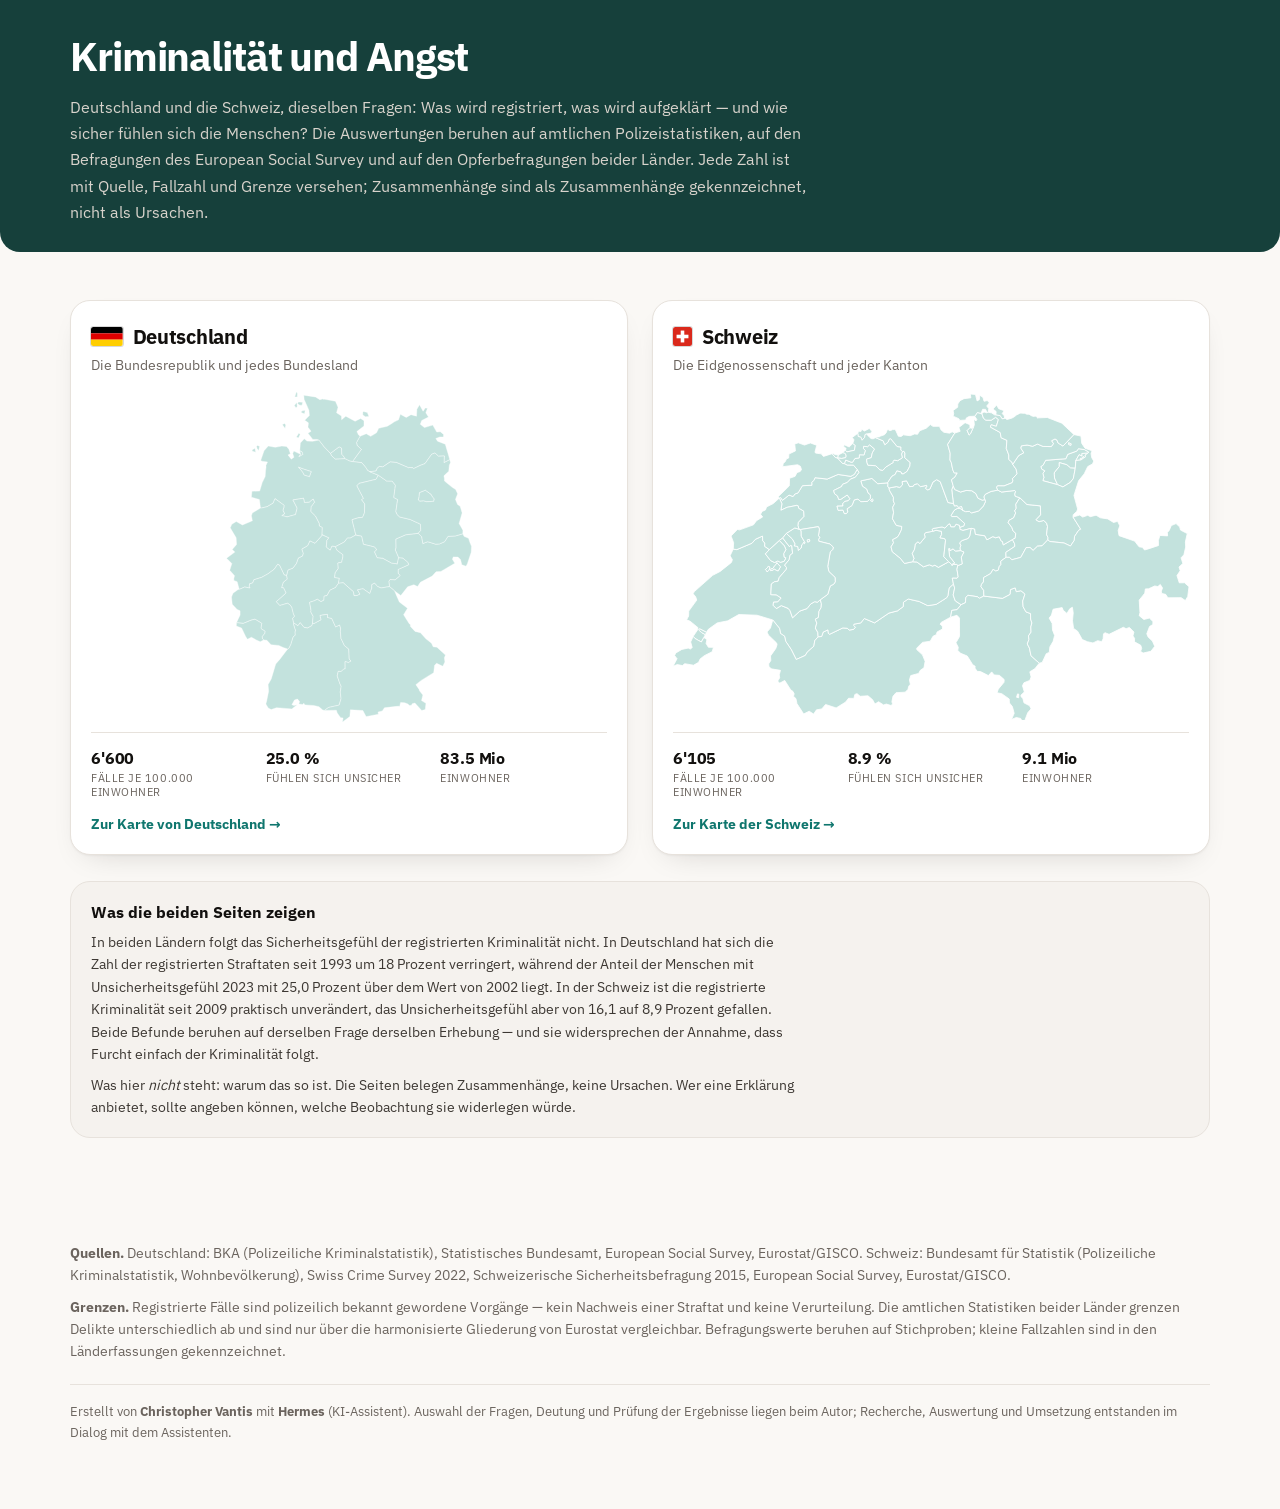
<file: dashboard/start.html>
<!DOCTYPE html>
<html lang="de">
<head>
<meta charset="utf-8">
<meta name="viewport" content="width=device-width, initial-scale=1">
<meta name="theme-color" content="#12100e">
<title>Kriminalität und Angst — Deutschland und die Schweiz</title>
<meta name="description" content="Kriminalität und Angst in Deutschland und in
der Schweiz: registrierte Straftaten, Strafverfolgung und das Sicherheitsgefühl
der Bevölkerung — für beide Länder und für jede Region.">
<style>@font-face{font-family:'IBM Plex Sans';font-style:normal;font-weight:400;font-display:swap;src:url([data-uri]) format('woff2')}
@font-face{font-family:'IBM Plex Sans';font-style:normal;font-weight:600;font-display:swap;src:url([data-uri]) format('woff2')}
@font-face{font-family:'IBM Plex Sans';font-style:normal;font-weight:700;font-display:swap;src:url([data-uri]) format('woff2')}</style>
<style>
:root{
 /* Petrol als Leitfarbe, warmes Terrakotta als Akzent — bewusst kein Blau. */
 --teal:#0f766e; --teal-dunkel:#115e59; --teal-hell:#14b8a6;
 --akzent:#a16207; --akzent-hell:#ca8a04;
 --ink:#12100e; --text:#3d3833; --muted:#6b645e; --line:#e7e2dc;
 --bg:#faf8f5; --card:#ffffff; --soft:#f5f2ee; --radius:20px;
 --rail:1180px; --gutter:20px;
 --font:'IBM Plex Sans',system-ui,-apple-system,'Segoe UI',Roboto,sans-serif;
 --schatten:0 1px 2px rgba(24,20,16,.04), 0 12px 32px -18px rgba(24,20,16,.22);
}
*{box-sizing:border-box}
html{-webkit-text-size-adjust:100%;scroll-behavior:smooth}
body{margin:0;background:var(--bg);color:var(--text);font-size:16px;line-height:1.6;
 font-family:var(--font);font-variant-numeric:tabular-nums;
 -webkit-font-smoothing:antialiased;-moz-osx-font-smoothing:grayscale}

/* ---------- Kopfbereich: flach, damit die Karte früh sichtbar ist ---------- */
.kopf{color:#fff;padding:20px 0 18px;position:relative;
 background-color:#16403b;
 background-image:url("[data-uri]");
 background-size:auto 100%;background-position:right center;background-repeat:no-repeat;
 border-radius:0 0 20px 20px}
.kopf-inner{max-width:var(--rail);margin-inline:auto;padding-inline:var(--gutter);
 display:flex;flex-wrap:wrap;gap:18px 28px;align-items:center;justify-content:space-between}
.sprachwahl{position:absolute;top:14px;right:var(--gutter);display:flex;gap:0;
 border:1px solid rgba(255,255,255,.42);border-radius:999px;overflow:hidden;z-index:3}
.sprachwahl a{display:block;background:transparent;color:#fff;text-decoration:none;
 font-size:.78rem;font-weight:600;letter-spacing:.06em;
 padding:5px 11px;cursor:pointer;transition:background .15s}
.sprachwahl a:hover{background:rgba(255,255,255,.14)}
.sprachwahl a.aktiv{background:rgba(255,255,255,.9);color:#16403b}
/* Quernavigation im Kopfbereich: eigene Zeile unter dem Titelblock, damit sie
   den Sprachumschalter oben rechts nicht berührt und auf schmalen Fenstern
   nicht mit dem Titel zusammenstösst. */
.kopf-nav{flex:1 0 100%;display:flex;gap:16px;justify-content:flex-end;
 font-size:.8rem;margin-top:-6px}
.kopf-nav a{color:#b8b2ab;text-decoration:none;white-space:nowrap;
 transition:color .15s ease}
.kopf-nav a:hover{color:#fff;text-decoration:underline;text-underline-offset:3px}
.kopf-titel{min-width:260px;flex:1 1 340px}
.kopf h1{margin:0;font-size:clamp(1.22rem,2.2vw,1.58rem);line-height:1.2;letter-spacing:-.022em}
.kopf p{margin:3px 0 0;font-size:.82rem;color:#b8b2ab;max-width:72ch}
.kpi-leiste{display:grid;grid-template-columns:repeat(5,minmax(0,1fr));gap:8px;
 flex:0 1 640px}
.kpi-leiste div{background:rgba(255,255,255,.07);border:1px solid rgba(255,255,255,.1);
 border-radius:11px;padding:6px 11px;min-width:0}
.kpi-leiste b{display:block;font-size:1.16rem;font-weight:600;letter-spacing:-.015em;
 font-variant-numeric:tabular-nums;color:#fff}
.kpi-leiste span{font-size:.67rem;color:#b8b2ab;text-transform:uppercase;
 letter-spacing:.04em;white-space:nowrap;display:block}

.tabs{position:sticky;top:0;z-index:30;display:flex;gap:4px;overflow-x:auto;
 padding:8px max(var(--gutter),calc((100% - var(--rail))/2 + var(--gutter)));
 background:rgba(250,248,245,.93);backdrop-filter:blur(12px);border-bottom:1px solid var(--line);
 -webkit-overflow-scrolling:touch;scrollbar-width:none}
.tabs::-webkit-scrollbar{display:none}
.tab{flex:0 0 auto;border:0;background:transparent;color:var(--text);padding:9px 16px;
 border-radius:999px;font-size:.91rem;font-weight:600;cursor:pointer;transition:all .2s ease;
 white-space:nowrap}
.tab:hover{background:#ece7e1;color:var(--ink)}
.tab.active{background:var(--teal);color:#fff;box-shadow:0 6px 16px -8px rgba(15,118,110,.7)}
main{max-width:var(--rail);margin-inline:auto;padding:22px var(--gutter) 64px}
.view{animation:fade .35s ease both}
@keyframes fade{from{opacity:0;transform:translateY(6px)}to{opacity:1;transform:none}}

/* ---------- Karte ---------- */
.karte-wrap{background:var(--card);border:1px solid var(--line);border-radius:var(--radius);
 padding:14px 16px 10px;box-shadow:var(--schatten)}
.karte-kopf{display:flex;flex-wrap:wrap;gap:10px;align-items:center;justify-content:space-between}
.karte-kopf h2{margin:0 0 3px;font-size:clamp(1rem,2.6vw,1.22rem);color:var(--ink);letter-spacing:-.01em}
.karte-kopf p{margin:0;font-size:.85rem;color:var(--muted);max-width:44ch}
.karte-titel{display:flex;align-items:center;gap:8px;flex-wrap:wrap}
.karte-titel .kl{font-size:.68rem;color:var(--muted);text-transform:uppercase;letter-spacing:.09em}
.karte-titel select{padding:8px 34px 8px 12px;border-radius:11px;border:1px solid var(--line);
 background:#fff;font:inherit;font-size:.88rem;color:var(--ink);cursor:pointer;
 appearance:none;-webkit-appearance:none;transition:border-color .2s ease;
 background-image:url("data:image/svg+xml;utf8,<svg xmlns='http://www.w3.org/2000/svg' width='12' height='8'><path d='M1 1l5 5 5-5' fill='none' stroke='%2378716c' stroke-width='1.6' stroke-linecap='round'/></svg>");
 background-repeat:no-repeat;background-position:right 12px center}
.karte-titel select:hover{border-color:var(--teal)}
.karte-grid{display:grid;grid-template-columns:1fr;gap:16px;align-items:start;margin-top:6px}
.karte-rechts h3{margin:2px 0 10px;font-size:.95rem;color:var(--ink)}
.karte{width:100%;height:auto;display:block;margin:10px auto 0;max-height:min(84vh,1000px)}
.bl{fill:#eee9e3;stroke:#ffffff;stroke-width:1.8;cursor:pointer;
 transition:fill .35s ease,filter .3s ease;
 transform-box:fill-box;transform-origin:center;
 animation:einsetzen .5s cubic-bezier(.22,.9,.3,1) both}
@keyframes einsetzen{
 from{opacity:0;transform:scale(.82)}
 to{opacity:1;transform:scale(1)}
}
.karte text{animation:einblenden .55s ease both}
@keyframes einblenden{from{opacity:0}to{opacity:1}}
/* Wer Bewegung ablehnt, bekommt die Karte sofort und unbewegt. */
@media (prefers-reduced-motion:reduce){
 .bl,.karte text{animation:none}
 .bl{transition:none}
}
.bl:hover{filter:brightness(.94) drop-shadow(0 6px 12px rgba(24,20,16,.28))}
.bl:focus{outline:3px solid var(--teal);outline-offset:1px}
.fl{stroke:#12100e;stroke-width:1.2;stroke-dasharray:4 3;pointer-events:none}
.mk{stroke:#12100e;stroke-width:1.4;cursor:pointer;transition:fill .3s ease}
.mk-g{pointer-events:all}
.lbl text{font-size:23px;font-weight:600;fill:#12100e;pointer-events:none}
.legende{display:flex;align-items:center;gap:8px;flex-wrap:wrap;font-size:.8rem;color:var(--muted)}
.legende .kenn-hinweis{flex-basis:100%;margin-top:9px;padding-top:9px;
 border-top:1px solid var(--line);color:var(--text);font-size:.83rem;line-height:1.5}
.legende .stufen{display:flex;gap:3px}
.legende .stufen i{width:26px;height:11px;border-radius:3px;display:block}
.rank-gruppe{margin-bottom:12px}
.rank-unter{margin:-4px 0 10px;font-size:.79rem;color:var(--muted)}
#ranking{max-height:600px;overflow-y:auto;padding-right:4px}
#ranking::-webkit-scrollbar{width:7px}
#ranking::-webkit-scrollbar-thumb{background:#d6d0c8;border-radius:4px}
.rank-mehr{display:block;width:auto;border:0;background:transparent;padding:8px 2px;
 font:inherit;font-size:.83rem;font-weight:600;color:var(--teal);cursor:pointer;
 text-decoration:underline;text-underline-offset:3px;margin-top:6px}
.rank-mehr:hover{color:var(--teal-dunkel)}
#ranking h4{margin:0 0 6px;font-size:.7rem;text-transform:uppercase;letter-spacing:.09em;
 color:var(--muted);font-weight:650}
.rank-zeile{display:flex;align-items:center;gap:9px;width:100%;text-align:left;border:0;
 background:var(--soft);border-radius:11px;padding:7px 10px;margin-bottom:4px;font:inherit;
 font-size:.87rem;color:var(--text);cursor:pointer;transition:background .18s ease,transform .18s ease}
.rank-zeile:hover{background:#ece7e1;transform:translateX(2px)}
.rank-punkt{width:11px;height:11px;border-radius:3px;flex:0 0 auto;border:1px solid rgba(18,16,14,.35)}
.wappen{height:27px;width:auto;flex:0 0 auto;display:inline-block;vertical-align:-4px;
 margin-right:8px}
.lkopf h2 .wappen{height:40px;vertical-align:-6px;margin-right:12px}
.rank-name{flex:1 1 auto;white-space:nowrap;overflow:hidden;text-overflow:ellipsis}
.rank-wert{font-variant-numeric:tabular-nums;font-weight:650;color:var(--ink);white-space:nowrap}
@media (min-width:1040px){
 .karte-grid{grid-template-columns:minmax(0,1.6fr) minmax(268px,1fr)}
 .karte-rechts{border-left:1px solid var(--line);padding-left:16px}
}

/* ---------- Karten und Kennzahlen ---------- */
.karten{display:grid;gap:18px;margin-top:20px}
.card{background:var(--card);border:1px solid var(--line);border-radius:var(--radius);
 padding:20px 20px 14px;box-shadow:var(--schatten);animation:auf .45s ease both}
@keyframes auf{from{opacity:0;transform:translateY(8px)}to{opacity:1;transform:none}}
.card h3{margin:0 0 6px;font-size:clamp(1.05rem,2.4vw,1.28rem);color:var(--ink);
 letter-spacing:-.018em;font-weight:600}
.card .unter{margin:0 0 16px;font-size:.9rem;color:var(--muted);max-width:78ch;line-height:1.55}
.html-legende{display:flex;flex-wrap:wrap;gap:6px 16px;margin:2px 0 4px;
 font-size:.83rem;color:var(--text)}
.html-legende span{display:inline-flex;align-items:center;gap:7px}
.html-legende i{width:13px;height:13px;border-radius:3px;display:block;flex:0 0 auto}
.chart{overflow:hidden;min-height:200px}
.quelle{margin:12px 0 0;padding-top:11px;border-top:1px solid var(--line);
 font-size:.78rem;color:var(--muted);line-height:1.5}
.hinweis{background:#faf7f2;border:1px solid #e8e0d5;border-left:4px solid #c9bdae;
 border-radius:0 16px 16px 0;padding:14px 17px;font-size:.92rem;color:#4a443d;
 margin:18px 0;line-height:1.6}
.kk{display:grid;grid-template-columns:repeat(auto-fit,minmax(188px,1fr));gap:10px;margin-top:16px}
.kk div{background:var(--soft);border-radius:14px;padding:11px 13px;min-height:72px;
 display:flex;flex-direction:column;justify-content:flex-start}
.kk b{display:block;color:var(--ink);font-size:1.3rem;font-weight:600;letter-spacing:-.02em;
 font-variant-numeric:tabular-nums;white-space:nowrap;line-height:1.25}
.kk .einheit{font-weight:400;color:var(--muted)}
.kk span{font-size:.78rem;color:var(--muted);line-height:1.3;margin-top:1px}
.tabelle{width:100%;border-collapse:collapse;font-size:.9rem;margin:4px 0 6px}
.tabelle th{text-align:left;font-size:.72rem;text-transform:uppercase;letter-spacing:.07em;
 color:var(--muted);font-weight:650;padding:8px 10px;border-bottom:1px solid var(--line);white-space:nowrap}
.tabelle td{padding:9px 10px;border-bottom:1px solid #f3efea}
.tabelle tbody tr{transition:background .18s ease}
.tabelle tbody tr:hover{background:#f7f2ec}
.tabelle .num{text-align:right;font-variant-numeric:tabular-nums;white-space:nowrap}
.glossar{background:var(--card);border:1px solid var(--line);border-radius:var(--radius);
 padding:16px 20px;margin:18px 0;box-shadow:var(--schatten)}
.glossar summary{cursor:pointer;font-weight:600;color:var(--teal);font-size:1.02rem;
 display:flex;align-items:center;gap:9px;list-style:none}
.glossar summary::-webkit-details-marker{display:none}
.glossar summary::marker{content:""}
.glossar summary::before{content:"";width:9px;height:9px;flex:0 0 auto;
 border-right:2px solid var(--teal);border-bottom:2px solid var(--teal);
 transform:rotate(-45deg);transition:transform .2s ease;margin-left:2px}
.glossar[open] summary::before{transform:rotate(45deg)}
.glossar-inhalt{margin-top:14px;display:grid;gap:14px}
.glossar-punkt h4{margin:0 0 3px;font-size:.9rem;color:var(--ink)}
.glossar-punkt p{margin:0;font-size:.89rem;color:var(--text);line-height:1.6}
.klein{font-size:.85rem;color:var(--muted)}
.schritt{margin:16px 0 4px;font-size:.95rem;color:var(--ink);font-weight:600}
.einordnung > h4.schritt:first-of-type{margin-top:4px}
.note{background:var(--soft);border-radius:14px;padding:12px 14px;margin-top:14px}
.note h4{margin:0 0 5px;font-size:.88rem;color:var(--ink)}
.note p{margin:0;font-size:.88rem;color:var(--text)}
.einordnung{font-size:.94rem;color:var(--text);line-height:1.7}
.zurueck{display:inline-flex;align-items:center;gap:8px;background:#fff;border:1px solid var(--line);
 border-radius:999px;padding:10px 18px;font:inherit;font-weight:600;color:var(--teal);cursor:pointer;
 transition:all .2s ease;margin-bottom:14px;box-shadow:var(--schatten)}
.zurueck:hover{background:var(--teal);color:#fff;border-color:var(--teal)}
.lkopf{background:var(--card);border:1px solid var(--line);border-radius:var(--radius);
 padding:22px 20px;box-shadow:var(--schatten)}
.lkopf h2{margin:0 0 4px;font-size:clamp(1.5rem,4.2vw,2.1rem);color:var(--ink);
 letter-spacing:-.03em;font-weight:600}
.lkopf p{margin:0;color:var(--muted);font-size:.93rem}
details{background:var(--card);border:1px solid var(--line);border-radius:16px;
 padding:14px 16px;margin:12px 0}
details summary{list-style:none}
summary{cursor:pointer;font-weight:650;color:var(--teal)}
details ul{margin:10px 0 0;padding-left:20px}
details li{margin:6px 0;font-size:.89rem}
.fuss{max-width:var(--rail);margin-inline:auto;padding:30px var(--gutter) 56px;
 color:var(--muted);font-size:.86rem}
.fuss p{margin:10px 0}
.fuss .credit{margin-top:22px;padding-top:16px;border-top:1px solid var(--line);
 font-size:.83rem;color:var(--muted)}
@media (max-width:640px){
 .kopf{padding:16px 14px}
 .kpi-leiste{width:100%}
 .kpi-leiste div{flex:1 1 96px;min-width:88px}
 .tab{padding:8px 13px;font-size:.84rem}
 main{padding:14px 12px 46px}
 .card,.karte-wrap,.lkopf{border-radius:16px;padding:16px 14px}
 .karte{max-height:none}
}

/* Kein Hintergrundbild im Kopf: Die Silhouette der Deutschland-Fassung
   zeigt nur ein Land und wäre auf der Startseite irreführend. */
.kopf{background-image:none}
/* Startseite: ruhig, ein Bild pro Land, keine Diagramme. */
.start-kopf{padding:34px 0 26px}
.start-kopf h1{font-size:clamp(1.6rem,4vw,2.5rem);line-height:1.14;
 letter-spacing:-.028em;margin:0 0 14px;max-width:22ch;color:#fff}
.start-kopf p{margin:0;max-width:74ch;font-size:clamp(.9rem,1.6vw,1.02rem);
 color:#d8d3cc;line-height:1.62}
.start-kopf .zahl{color:#fff;font-weight:650}
.laender{display:grid;grid-template-columns:1fr;gap:20px;margin-top:26px}
@media (min-width:820px){.laender{grid-template-columns:1fr 1fr;gap:24px}}
.land-karte{display:flex;flex-direction:column;background:var(--card);
 border:1px solid var(--line);border-radius:var(--radius);padding:20px 20px 18px;
 box-shadow:var(--schatten);text-decoration:none;color:inherit;
 transition:transform .22s ease,box-shadow .22s ease,border-color .22s ease}
.land-karte:hover{transform:translateY(-3px);border-color:#c9ded9;
 box-shadow:0 18px 40px -22px rgba(24,20,16,.34)}
.land-karte:focus-visible{outline:3px solid var(--teal);outline-offset:3px}
.land-karte h2{margin:0 0 2px;font-size:1.22rem;letter-spacing:-.015em;
 color:var(--ink);display:flex;align-items:center;gap:10px}
/* Flagge in gleicher Höhe für beide Länder; der feine Rand hält die
   weissen Flächen der Schweizer Flagge auf dem weissen Grund sichtbar. */
.land-karte .flagge{height:19px;width:auto;flex:0 0 auto;border-radius:2.5px;
 box-shadow:0 0 0 1px rgba(18,16,14,.16);display:block}
.land-karte .unter{margin:0 0 12px;font-size:.86rem;color:var(--muted)}
.land-karte .bild{flex:1 1 auto;display:flex;align-items:center;justify-content:center;
 padding:4px 0 10px}
.land-karte svg.land{width:100%;height:auto;max-height:330px;display:block}
.land-karte svg.land path{fill:#c3e2dd;stroke:#ffffff;stroke-width:1.6;
 transition:fill .25s ease}
.land-karte:hover svg.land path{fill:#96cbc4}
.land-karte .kennzahlen{display:grid;grid-template-columns:repeat(3,minmax(0,1fr));
 gap:8px;border-top:1px solid var(--line);padding-top:12px;margin-top:auto}
.land-karte .kennzahlen b{display:block;font-size:1.02rem;font-weight:650;
 color:var(--ink);font-variant-numeric:tabular-nums;letter-spacing:-.01em}
.land-karte .kennzahlen span{font-size:.68rem;color:var(--muted);
 text-transform:uppercase;letter-spacing:.05em;line-height:1.3;display:block}
.land-karte .hinweis-zur{display:inline-flex;align-items:center;gap:6px;
 margin-top:14px;font-size:.87rem;font-weight:650;color:var(--teal)}
.land-karte:hover .hinweis-zur{color:var(--teal-dunkel)}
.start-notiz{margin-top:26px;background:var(--soft);border:1px solid var(--line);
 border-radius:var(--radius);padding:18px 20px}
.start-notiz h3{margin:0 0 6px;font-size:.98rem;color:var(--ink)}
.start-notiz p{margin:0 0 8px;font-size:.88rem;color:var(--text);line-height:1.6;
 max-width:88ch}
.start-notiz p:last-child{margin-bottom:0}
</style>
</head>
<body>
<div id="app">
  <header class="kopf start-kopf">
    <div class="kopf-inner">
      <div class="kopf-titel">
        <h1>Kriminalität und Angst</h1>
        <p>Deutschland und die Schweiz, dieselben Fragen: Was wird registriert, was wird
        aufgeklärt — und wie sicher fühlen sich die Menschen? Die Auswertungen
        beruhen auf amtlichen Polizeistatistiken, auf den Befragungen des
        European Social Survey und auf den Opferbefragungen beider Länder.
        Jede Zahl ist mit Quelle, Fallzahl und Grenze versehen; Zusammenhänge
        sind als Zusammenhänge gekennzeichnet, nicht als Ursachen.</p>
      </div>
    </div>
  </header>

  <main>
    <div class="laender">
      <a class="land-karte" href="deutschland.html">
        <h2><svg class="flagge de" viewBox="0 0 30 18" aria-hidden="true" focusable="false" xmlns="http://www.w3.org/2000/svg"><rect width="30" height="6" fill="#000000"/><rect y="6" width="30" height="6" fill="#dd0000"/><rect y="12" width="30" height="6" fill="#ffce00"/></svg>Deutschland</h2>
        <p class="unter">Die Bundesrepublik und jedes Bundesland</p>
        <div class="bild"><svg class="land de" viewBox="0 0 1000 1347" xmlns="http://www.w3.org/2000/svg" role="img" aria-hidden="true" focusable="false"><path d="M429.7,924.3L445.4,958.8L461.7,950.9L465.6,963.1L464.9,978.5L467.4,1005.9L481.6,1035.3L499.1,1049.5L501.0,1090.1L508.3,1098.4L497.7,1104.5L484.0,1100.3L484.4,1130.0L478.9,1131.0L467.7,1140.8L456.0,1140.4L451.9,1159.1L463.3,1191.5L468.1,1201.2L464.4,1224.6L465.1,1231.1L467.7,1251.5L460.0,1278.1L415.9,1288.0L400.2,1299.8L392.7,1298.1L377.4,1284.6L356.0,1279.6L319.8,1277.1L316.0,1270.9L310.6,1275.5L295.9,1273.7L295.1,1273.5L298.3,1263.7L289.6,1253.3L277.4,1257.4L266.9,1276.3L275.6,1279.7L288.4,1276.6L266.8,1293.5L204.2,1288.7L182.7,1296.3L173.4,1292.2L168.3,1287.0L160.6,1273.2L164.1,1260.0L172.0,1221.2L169.8,1195.3L169.9,1194.3L182.6,1171.0L200.9,1110.3L217.2,1091.5L249.7,1049.1L253.0,1046.7L254.9,1045.1L262.4,1029.6L271.4,1000.2L277.6,994.5L280.0,993.3L279.3,980.0L281.6,972.2L278.9,966.5L273.6,949.3L273.7,943.6L273.7,942.0L291.5,953.5L300.9,940.9L316.2,960.4L331.0,962.7L348.2,953.3L350.7,944.3L357.7,944.6L385.6,929.7L381.0,912.3L392.6,909.5L412.6,907.5L412.2,920.1L429.7,924.3Z"><title>Baden-Württemberg</title></path><path d="M484.2,272.1L444.3,274.3L428.2,259.6L424.2,250.4L446.5,233.8L459.7,223.9L469.6,228.8L470.7,254.4L476.8,261.1L484.2,272.1Z M301.1,172.0L293.4,188.0L285.3,183.6L294.8,168.7L301.1,172.0Z"><title>Hamburg</title></path><path d="M409.9,605.6L407.2,632.7L423.0,645.2L430.3,628.5L444.4,631.3L450.7,645.6L474.8,663.5L475.2,671.6L470.0,694.9L454.6,698.0L456.2,720.0L444.0,737.3L441.2,756.9L460.8,760.0L456.8,781.1L445.0,798.0L422.4,809.0L410.1,831.2L398.5,833.0L397.5,849.7L385.6,855.7L370.6,846.0L358.7,852.2L339.1,858.7L341.8,872.0L345.3,893.9L343.7,897.3L353.7,915.7L350.7,944.3L348.2,953.3L331.0,962.7L316.2,960.4L300.9,940.9L291.5,953.5L273.7,942.0L272.9,939.9L269.3,923.8L276.9,916.3L277.2,915.9L272.0,903.5L266.1,879.5L260.2,869.8L249.3,862.6L247.6,862.7L217.5,871.6L202.9,855.8L242.8,820.2L232.3,799.0L224.6,798.8L231.7,776.2L247.5,764.1L245.0,748.9L250.9,726.2L271.1,718.8L284.9,700.4L293.2,677.4L309.9,669.8L312.9,658.5L307.2,640.9L331.0,627.3L340.4,607.5L361.4,617.2L391.6,583.0L418.1,595.1L409.9,605.6Z"><title>Hessen</title></path><path d="M787.8,51.9L802.5,78.5L811.4,65.1L820.4,66.1L813.6,84.4L824.5,102.5L796.9,116.0L791.0,131.7L807.7,145.2L842.0,135.1L858.1,163.5L872.4,161.9L886.2,173.0L885.5,183.9L870.2,183.7L854.4,189.9L861.6,200.9L893.0,212.8L911.7,276.2L887.7,288.4L889.2,261.0L865.1,262.1L851.0,248.8L837.3,254.3L810.3,292.3L790.6,299.6L764.3,312.5L757.4,307.8L753.2,309.9L749.4,307.3L742.5,309.3L738.7,307.2L695.2,288.4L694.5,287.8L667.9,285.4L638.0,305.7L624.4,303.7L615.2,310.9L610.5,322.5L584.7,325.3L574.8,319.4L571.1,311.7L552.5,288.7L514.2,284.0L550.7,234.1L532.9,217.8L530.8,205.8L545.0,180.2L570.5,170.5L588.5,181.1L612.3,166.6L621.3,148.4L634.0,144.9L656.3,139.9L676.6,127.2L685.1,121.6L702.2,113.7L709.6,91.2L733.6,103.6L753.1,92.4L775.6,98.6L777.0,70.7L787.8,51.9Z"><title>Mecklenburg-Vorpommern</title></path><path d="M328.5,200.5L351.1,201.4L377.3,196.0L399.1,224.1L424.2,250.4L428.2,259.6L444.3,274.3L484.2,272.1L501.0,280.3L514.2,284.0L552.5,288.7L571.1,311.7L574.8,319.4L584.7,325.3L619.8,339.6L610.4,356.4L540.9,373.0L532.3,383.0L559.4,434.8L551.5,439.3L564.2,456.9L563.2,493.0L555.7,511.7L538.2,513.4L512.5,521.3L528.1,584.3L525.5,585.0L505.2,596.3L493.4,596.2L481.1,612.1L444.4,631.3L430.3,628.5L423.0,645.2L407.2,632.7L409.9,605.6L418.1,595.1L391.6,583.0L389.1,583.6L390.5,553.0L379.3,547.2L377.8,535.4L362.7,506.2L343.7,487.5L345.2,468.2L359.1,449.8L353.6,436.5L337.8,450.2L318.1,451.2L314.4,433.7L271.1,440.5L288.4,473.8L281.9,500.3L248.0,509.6L225.4,504.4L237.0,497.0L230.3,482.6L234.0,471.6L235.1,462.5L198.0,435.4L190.2,453.6L165.9,468.1L142.3,473.7L138.7,473.8L134.2,439.1L101.4,429.4L103.8,404.8L135.3,404.3L145.8,369.8L157.8,345.3L159.3,322.3L161.4,307.0L160.8,299.7L167.1,285.6L144.3,282.6L139.8,278.5L153.2,239.9L170.4,220.1L199.0,225.7L226.0,220.9L245.3,222.2L254.7,233.8L260.8,251.8L251.0,256.8L264.5,274.0L275.2,266.4L270.2,250.6L275.0,241.0L302.3,254.6L295.6,263.7L311.6,254.6L308.1,244.2L299.0,240.4L301.4,208.3L317.2,190.9L328.5,200.5Z M317.0,338.8L338.4,345.0L345.8,325.0L304.3,311.2L294.0,306.5L311.3,327.5L317.0,338.8Z M135.0,221.6L131.6,238.3L125.3,231.9L122.5,221.9L126.7,218.7L135.0,221.6Z M116.2,229.4L119.4,245.5L105.8,242.3L104.1,236.4L116.2,229.4Z"><title>Niedersachsen</title></path><path d="M314.4,433.7L318.1,451.2L337.8,450.2L353.6,436.5L359.1,449.8L345.2,468.2L343.7,487.5L362.7,506.2L377.8,535.4L379.3,547.2L390.5,553.0L389.1,583.6L391.6,583.0L361.4,617.2L340.4,607.5L331.0,627.3L307.2,640.9L312.9,658.5L309.9,669.8L293.2,677.4L284.9,700.4L271.1,718.8L250.9,726.2L245.0,748.9L235.5,746.7L215.9,706.2L208.8,703.5L194.4,724.0L169.4,742.2L143.7,756.6L111.7,766.6L107.1,779.2L94.0,783.1L93.1,794.0L96.1,800.3L74.1,796.0L54.1,805.1L51.8,805.0L43.4,774.2L29.9,769.3L30.0,761.5L32.7,749.8L13.1,727.7L21.9,700.4L0.0,678.4L34.0,653.6L23.4,642.9L41.0,622.4L39.3,595.4L15.2,554.1L21.7,539.8L39.8,528.7L65.0,542.7L105.7,525.7L101.5,505.5L105.2,493.8L138.7,473.8L142.3,473.7L165.9,468.1L190.2,453.6L198.0,435.4L235.1,462.5L234.0,471.6L230.3,482.6L237.0,497.0L225.4,504.4L248.0,509.6L281.9,500.3L288.4,473.8L271.1,440.5L314.4,433.7Z"><title>Nordrhein-Westfalen</title></path><path d="M231.7,776.2L224.6,798.8L232.3,799.0L242.8,820.2L202.9,855.8L217.5,871.6L247.6,862.7L249.3,862.6L260.2,869.8L266.1,879.5L272.0,903.5L277.2,915.9L276.9,916.3L269.3,923.8L272.9,939.9L273.7,942.0L273.7,943.6L273.6,949.3L278.9,966.5L281.6,972.2L279.3,980.0L280.0,993.3L277.6,994.5L271.4,1000.2L262.4,1029.6L254.9,1045.1L253.0,1046.7L249.7,1049.1L231.0,1042.9L213.2,1034.4L181.8,1031.9L164.8,1013.5L151.9,1012.1L146.6,1007.1L145.6,998.3L155.8,985.2L157.0,976.3L156.3,975.5L144.8,968.8L140.4,964.6L143.9,944.3L116.4,927.3L100.8,931.2L68.3,944.6L40.7,941.4L55.4,910.5L55.4,892.9L43.3,887.3L23.4,866.7L20.3,837.2L26.5,821.2L47.3,806.4L51.8,805.0L54.1,805.1L74.1,796.0L96.1,800.3L93.1,794.0L94.0,783.1L107.1,779.2L111.7,766.6L143.7,756.6L169.4,742.2L194.4,724.0L208.8,703.5L215.9,706.2L235.5,746.7L245.0,748.9L247.5,764.1L231.7,776.2Z"><title>Rheinland-Pfalz</title></path><path d="M143.9,944.3L140.4,964.6L144.8,968.8L156.3,975.5L157.0,976.3L155.8,985.2L145.6,998.3L146.6,1007.1L151.9,1012.1L137.7,1019.2L121.3,1011.9L101.7,1001.1L85.3,1009.6L78.8,999.2L61.4,963.4L40.0,955.3L40.7,941.4L68.3,944.6L100.8,931.2L116.4,927.3L143.9,944.3Z"><title>Saarland</title></path><path d="M796.7,590.9L801.5,618.4L821.3,611.0L854.1,621.3L869.7,620.0L890.5,610.8L903.8,589.4L934.6,587.4L964.7,578.6L969.4,589.2L988.0,597.4L993.7,614.8L1000.0,629.7L998.9,654.0L982.9,701.8L977.4,711.0L960.6,705.5L955.2,684.2L944.6,674.0L925.5,673.2L922.1,683.0L932.0,699.3L875.0,732.3L855.4,733.7L839.6,751.4L791.3,776.7L780.0,794.1L764.9,786.7L739.5,795.1L711.5,830.9L686.3,812.4L665.6,794.3L662.5,773.7L667.5,765.2L688.7,766.4L708.6,749.1L700.7,739.7L700.3,724.6L743.9,704.8L739.7,694.9L719.8,678.5L702.4,676.8L689.1,645.2L691.3,635.1L690.9,600.4L731.6,582.6L782.4,576.8L796.7,590.9Z"><title>Sachsen</title></path><path d="M702.4,676.8L696.7,703.0L690.0,700.5L674.3,699.1L638.2,679.3L614.8,676.7L603.5,652.4L613.0,643.6L604.0,632.6L558.6,621.6L551.4,588.6L528.1,584.3L512.5,521.3L538.2,513.4L555.7,511.7L563.2,493.0L564.2,456.9L551.5,439.3L559.4,434.8L532.3,383.0L540.9,373.0L610.4,356.4L619.8,339.6L653.7,363.4L676.1,363.6L689.5,380.4L682.8,430.5L698.5,439.1L691.4,487.9L696.2,500.3L707.2,510.2L749.8,520.2L791.6,539.4L792.8,565.6L782.4,576.8L731.6,582.6L690.9,600.4L691.3,635.1L689.1,645.2L702.4,676.8Z"><title>Sachsen-Anhalt</title></path><path d="M363.1,20.3L381.2,31.5L393.9,27.9L394.2,29.4L401.1,29.6L444.7,37.7L455.3,62.2L449.2,84.9L469.3,97.7L469.9,112.8L486.9,98.5L524.9,119.7L547.5,107.7L561.4,117.4L561.1,138.9L532.2,161.3L538.5,174.2L545.0,180.2L530.8,205.8L532.9,217.8L550.7,234.1L514.2,284.0L501.0,280.3L484.2,272.1L476.8,261.1L470.7,254.4L469.6,228.8L459.7,223.9L446.5,233.8L424.2,250.4L399.1,224.1L377.3,196.0L369.9,193.7L352.2,193.5L332.5,168.1L345.2,160.1L332.5,143.5L334.4,125.9L319.2,115.2L338.3,95.8L336.3,74.0L316.9,30.4L315.3,12.9L354.6,19.0L363.1,20.3Z M581.4,99.8L566.8,100.7L556.5,94.0L556.2,84.0L559.6,80.0L574.9,83.7L581.4,99.8Z M308.3,53.7L299.3,53.6L289.4,46.7L294.1,40.5L310.8,42.2L308.3,53.7Z M289.0,20.1L278.6,20.2L285.0,0.0L289.4,4.1L289.0,20.1Z M321.0,75.0L318.6,88.9L305.7,84.2L305.9,78.0L321.0,75.0Z M288.9,58.5L283.8,65.4L276.9,54.7L286.8,42.7L288.9,58.5Z M242.0,134.4L239.1,149.4L227.8,133.0L236.8,128.9L242.0,134.4Z"><title>Schleswig-Holstein</title></path><path d="M551.4,588.6L558.6,621.6L604.0,632.6L613.0,643.6L603.5,652.4L614.8,676.7L638.2,679.3L674.3,699.1L690.0,700.5L696.7,703.0L702.4,676.8L719.8,678.5L739.7,694.9L743.9,704.8L700.3,724.6L700.7,739.7L708.6,749.1L688.7,766.4L667.5,765.2L662.5,773.7L665.6,794.3L630.7,800.0L616.9,794.3L604.6,780.4L592.8,786.4L592.9,800.7L584.9,822.8L557.4,803.1L534.8,807.6L544.8,825.2L533.6,830.7L520.3,831.2L517.9,815.2L502.7,801.8L476.3,778.4L456.8,781.1L460.8,760.0L441.2,756.9L444.0,737.3L456.2,720.0L454.6,698.0L470.0,694.9L475.2,671.6L474.8,663.5L450.7,645.6L444.4,631.3L481.1,612.1L493.4,596.2L505.2,596.3L525.5,585.0L528.1,584.3L551.4,588.6Z"><title>Thüringen</title></path><path d="M517.9,815.2L520.3,831.2L533.6,830.7L544.8,825.2L534.8,807.6L557.4,803.1L584.9,822.8L592.9,800.7L592.8,786.4L604.6,780.4L616.9,794.3L630.7,800.0L665.6,794.3L686.3,812.4L693.4,829.3L705.5,857.2L738.9,882.8L722.9,909.0L745.9,945.9L751.0,949.7L750.8,957.3L769.6,977.2L791.6,982.5L813.9,1007.6L836.9,1025.2L843.5,1040.1L859.0,1041.5L893.7,1074.0L889.2,1084.4L891.5,1102.1L883.0,1119.7L857.7,1107.4L849.4,1115.1L845.6,1146.1L821.1,1160.8L794.7,1177.2L772.9,1194.5L786.3,1214.2L788.3,1220.1L801.6,1237.0L796.1,1259.7L814.1,1270.6L811.3,1296.3L796.9,1300.1L769.0,1269.7L757.8,1272.7L755.1,1278.9L746.3,1279.5L740.5,1273.3L726.9,1268.6L710.7,1267.5L708.8,1274.3L707.5,1282.4L694.7,1283.2L644.5,1289.1L636.2,1301.6L618.6,1306.5L620.1,1315.3L572.4,1324.5L569.4,1324.6L556.7,1300.2L505.7,1297.4L503.6,1324.9L473.3,1347.4L475.6,1330.4L465.7,1329.2L452.1,1310.3L448.4,1299.2L400.2,1299.8L415.9,1288.0L460.0,1278.1L467.7,1251.5L465.1,1231.1L464.4,1224.6L468.1,1201.2L463.3,1191.5L451.9,1159.1L456.0,1140.4L467.7,1140.8L478.9,1131.0L484.4,1130.0L484.0,1100.3L497.7,1104.5L508.3,1098.4L501.0,1090.1L499.1,1049.5L481.6,1035.3L467.4,1005.9L464.9,978.5L465.6,963.1L461.7,950.9L445.4,958.8L429.7,924.3L412.2,920.1L412.6,907.5L392.6,909.5L381.0,912.3L385.6,929.7L357.7,944.6L350.7,944.3L353.7,915.7L343.7,897.3L345.3,893.9L341.8,872.0L339.1,858.7L358.7,852.2L370.6,846.0L385.6,855.7L397.5,849.7L398.5,833.0L410.1,831.2L422.4,809.0L445.0,798.0L456.8,781.1L476.3,778.4L502.7,801.8L517.9,815.2Z"><title>Bayern</title></path><path d="M835.2,417.8L841.8,429.7L848.1,435.9L846.1,446.3L816.5,448.0L804.7,444.6L789.2,446.1L782.9,440.4L785.5,427.4L787.4,410.4L811.8,400.7L835.2,417.8Z"><title>Berlin</title></path><path d="M889.2,261.0L887.7,288.4L911.7,276.2L914.4,288.2L909.5,298.8L907.2,323.0L887.5,342.1L889.5,353.4L889.8,363.3L921.2,389.3L935.4,398.1L943.4,415.5L934.7,438.3L943.1,459.2L953.7,466.1L961.8,493.4L958.5,505.6L949.4,536.8L964.9,564.0L964.7,578.6L934.6,587.4L903.8,589.4L890.5,610.8L869.7,620.0L854.1,621.3L821.3,611.0L801.5,618.4L796.7,590.9L782.4,576.8L792.8,565.6L791.6,539.4L749.8,520.2L707.2,510.2L696.2,500.3L691.4,487.9L698.5,439.1L682.8,430.5L689.5,380.4L676.1,363.6L653.7,363.4L619.8,339.6L584.7,325.3L610.5,322.5L615.2,310.9L624.4,303.7L638.0,305.7L667.9,285.4L694.5,287.8L695.2,288.4L738.7,307.2L742.5,309.3L749.4,307.3L753.2,309.9L757.4,307.8L764.3,312.5L790.6,299.6L810.3,292.3L837.3,254.3L851.0,248.8L865.1,262.1L889.2,261.0Z M782.9,440.4L789.2,446.1L804.7,444.6L816.5,448.0L846.1,446.3L848.1,435.9L841.8,429.7L835.2,417.8L811.8,400.7L787.4,410.4L785.5,427.4L782.9,440.4Z"><title>Brandenburg</title></path><path d="M345.8,325.0L338.4,345.0L317.0,338.8L311.3,327.5L294.0,306.5L304.3,311.2L345.8,325.0Z M311.6,254.6L295.6,263.7L302.3,254.6L299.0,240.4L308.1,244.2L311.6,254.6Z"><title>Bremen</title></path></svg></div>
        <div class="kennzahlen">
          <div><b>6'600</b><span>Fälle je 100.000 Einwohner</span></div>
          <div><b>25.0 %</b><span>fühlen sich unsicher</span></div>
          <div><b>83.5 Mio</b><span>Einwohner</span></div>
        </div>
        <span class="hinweis-zur">Zur Karte von Deutschland →</span>
      </a>

      <a class="land-karte" href="schweiz.html">
        <h2><svg class="flagge ch" viewBox="0 0 32 32" aria-hidden="true" focusable="false" xmlns="http://www.w3.org/2000/svg"><rect width="32" height="32" fill="#da291c"/><rect x="13" y="6" width="6" height="20" fill="#ffffff"/><rect x="6" y="13" width="20" height="6" fill="#ffffff"/></svg>Schweiz</h2>
        <p class="unter">Die Eidgenossenschaft und jeder Kanton</p>
        <div class="bild"><svg class="land ch" viewBox="0 0 1000 633" xmlns="http://www.w3.org/2000/svg" role="img" aria-hidden="true" focusable="false"><path d="M193.3,437.9L162.7,428.7L127.5,427.4L106.1,439.6L85.7,443.6L68.5,456.0L64.9,461.9L52.0,455.3L50.3,456.0L50.3,457.7L55.1,462.0L62.6,466.4L59.8,471.9L55.0,480.6L48.8,477.3L42.3,473.5L39.1,469.7L47.8,456.8L48.4,452.8L33.2,440.4L26.4,437.6L30.3,430.2L30.5,420.7L46.0,399.4L43.9,392.9L38.9,387.1L41.4,382.9L76.9,351.4L91.4,343.9L113.3,326.4L115.1,321.0L110.6,313.7L116.7,300.6L123.6,301.6L153.1,289.1L159.7,281.5L173.5,275.3L173.8,284.2L177.9,288.9L177.6,295.2L186.7,301.6L179.1,309.9L189.2,322.9L196.8,326.6L203.0,323.6L208.3,326.2L215.4,324.2L218.7,317.6L215.2,316.2L214.4,309.5L218.8,301.6L215.9,294.4L205.9,283.9L212.5,278.8L225.8,296.0L227.7,293.3L230.2,294.2L231.8,308.8L227.0,312.1L225.0,321.3L216.4,331.6L219.9,336.3L219.7,339.6L205.9,355.7L203.7,362.8L196.6,363.9L190.6,368.1L189.6,388.9L200.1,389.2L209.6,395.3L208.0,397.2L203.0,403.1L194.8,403.4L194.1,409.5L200.3,415.8L209.9,410.1L223.1,415.4L226.7,419.6L231.7,433.7L245.8,420.7L259.7,415.8L267.1,406.7L274.8,402.4L279.8,403.5L285.5,398.7L287.6,406.5L287.1,413.8L283.0,421.0L281.7,433.3L275.8,436.4L278.7,443.9L275.9,453.7L280.7,462.2L281.2,470.5L274.7,478.1L273.0,488.8L260.0,500.4L256.5,506.6L238.8,514.6L229.0,495.0L218.6,479.6L216.1,469.2L208.4,464.2L206.4,454.2L193.3,437.9Z M187.9,341.0L189.0,342.3L192.9,341.6L196.6,339.3L200.6,341.8L203.8,342.8L208.3,335.0L201.3,327.0L200.4,329.7L197.3,332.6L193.2,338.7L189.2,339.1L187.9,341.0Z M179.1,340.2L181.3,342.5L182.3,344.6L184.8,342.8L187.0,339.1L187.5,335.2L184.6,334.0L183.3,336.3L179.1,340.2Z M246.7,262.8L248.4,265.4L248.6,275.6L255.0,286.5L253.2,288.8L249.5,292.4L248.6,298.5L242.8,303.4L241.5,295.6L234.8,294.6L236.3,290.5L231.3,281.2L219.6,270.1L236.0,259.6L244.2,261.9L246.7,262.8Z"><title>Waadt</title></path><path d="M281.2,470.5L288.1,469.9L291.0,461.4L300.3,457.1L301.2,464.1L303.6,465.6L329.2,453.3L338.1,454.1L341.5,457.6L350.1,456.1L353.4,452.0L350.1,448.6L350.6,446.0L363.7,443.8L370.8,435.1L390.6,443.5L418.4,424.6L435.0,420.3L446.2,412.0L446.6,403.4L452.6,399.5L456.0,397.3L466.0,399.6L477.1,402.1L493.9,410.2L510.2,407.6L522.9,399.6L530.3,394.9L532.8,390.8L535.0,376.2L543.5,368.2L545.9,375.9L543.0,389.4L546.5,399.5L547.6,401.3L558.4,408.3L550.5,418.0L540.3,419.4L538.0,432.5L519.8,442.6L517.7,446.2L521.9,449.7L522.4,455.4L511.9,461.1L510.2,466.4L503.8,469.6L498.6,479.1L483.4,481.4L472.3,492.6L472.4,495.3L483.5,505.5L488.6,518.1L486.4,530.7L479.4,535.3L476.0,541.5L460.7,545.7L458.2,554.3L460.0,562.4L456.6,566.7L455.6,572.2L450.1,577.8L432.2,578.9L426.3,586.0L424.2,596.6L425.4,600.4L424.5,602.3L422.5,603.6L413.3,600.9L408.2,602.7L398.4,596.4L391.3,600.9L386.9,592.6L377.9,584.9L362.7,585.9L356.7,580.7L352.4,582.3L350.6,589.9L340.2,589.7L334.6,597.0L316.2,608.4L295.7,601.7L288.3,610.4L278.1,612.1L272.5,620.4L263.9,614.8L253.2,620.1L240.3,600.1L238.2,590.3L233.5,585.7L234.8,581.1L232.6,576.5L228.0,573.2L216.5,555.1L207.1,560.3L203.7,558.8L203.6,555.1L206.7,550.1L205.9,544.2L208.3,535.6L190.1,532.6L185.8,527.7L185.5,523.0L189.5,516.4L189.0,507.7L199.3,493.0L201.6,485.9L200.9,482.7L184.8,467.1L182.2,461.1L188.8,453.7L193.3,437.9L206.4,454.2L208.4,464.2L216.1,469.2L218.6,479.6L229.0,495.0L238.8,514.6L256.5,506.6L260.0,500.4L273.0,488.8L274.7,478.1L281.2,470.5Z"><title>Wallis</title></path><path d="M39.1,469.7L42.3,473.5L48.8,477.3L55.0,480.6L59.8,471.9L65.8,476.0L64.1,483.3L68.6,490.8L78.5,491.0L75.9,499.5L60.7,507.1L52.4,513.8L49.8,519.9L39.8,525.6L22.8,522.7L18.2,526.3L8.2,524.4L0.0,527.8L7.8,513.0L3.1,507.0L5.3,502.0L17.1,495.0L29.5,492.4L33.5,494.2L37.2,491.5L34.2,480.6L39.1,469.7Z M62.6,466.4L55.1,462.0L50.3,457.7L50.3,456.0L52.0,455.3L64.9,461.9L64.1,463.5L62.6,466.4Z"><title>Genf</title></path><path d="M246.7,262.8L244.2,261.9L242.0,254.7L242.8,248.7L253.6,237.3L253.1,226.9L243.6,221.6L242.7,216.9L239.7,215.9L221.1,219.7L209.1,225.3L211.0,212.8L206.2,201.9L208.6,200.6L212.2,206.0L224.9,195.9L232.7,198.7L236.1,193.9L242.3,191.7L250.8,177.7L269.1,176.8L268.8,171.1L273.1,167.5L275.2,162.1L298.8,164.9L317.0,157.1L320.0,155.8L329.3,157.3L344.6,159.6L348.4,157.4L351.3,155.8L356.9,146.3L360.6,152.0L356.3,157.5L353.2,161.5L343.9,165.0L337.7,171.5L328.5,175.1L326.7,179.4L311.3,187.1L313.1,193.3L318.8,197.5L321.2,204.4L325.1,204.2L337.6,195.7L343.0,203.0L339.4,207.0L332.7,208.3L328.8,212.9L329.4,217.1L317.9,217.4L320.1,225.5L329.3,224.9L332.1,231.8L336.0,231.7L338.6,228.6L337.4,222.3L346.9,216.0L351.2,205.2L358.3,203.6L364.1,208.6L376.8,208.2L382.4,202.3L382.5,195.6L378.0,192.0L375.2,184.2L367.1,178.7L363.9,168.4L385.6,163.6L396.8,173.9L415.8,172.2L416.8,174.3L416.5,176.0L416.2,178.7L418.8,182.2L419.3,186.2L427.2,200.2L427.0,207.2L429.3,212.7L425.8,219.4L427.5,229.6L425.3,241.6L432.7,254.6L443.4,256.6L442.7,263.1L437.8,273.3L434.6,277.7L425.6,282.4L427.4,288.3L422.6,296.3L425.1,305.8L440.5,318.3L448.6,328.4L464.2,325.1L472.7,325.6L485.4,334.9L496.8,331.0L502.9,333.5L507.5,331.8L514.4,336.0L534.3,325.1L540.0,330.3L540.5,332.1L544.3,329.6L546.3,330.5L549.1,330.1L551.1,330.9L551.8,332.6L550.3,339.8L552.7,354.4L550.4,357.1L541.3,356.9L543.5,368.2L535.0,376.2L532.8,390.8L530.3,394.9L522.9,399.6L510.2,407.6L493.9,410.2L477.1,402.1L466.0,399.6L456.0,397.3L452.6,399.5L446.6,403.4L446.2,412.0L435.0,420.3L418.4,424.6L390.6,443.5L370.8,435.1L363.7,443.8L350.6,446.0L350.1,448.6L353.4,452.0L350.1,456.1L341.5,457.6L338.1,454.1L329.2,453.3L303.6,465.6L301.2,464.1L300.3,457.1L291.0,461.4L288.1,469.9L281.2,470.5L280.7,462.2L275.9,453.7L278.7,443.9L275.8,436.4L281.7,433.3L283.0,421.0L287.1,413.8L287.6,406.5L285.5,398.7L300.0,388.2L304.8,371.9L311.6,368.5L314.4,364.0L314.1,355.4L302.1,344.1L299.9,334.0L304.7,306.1L309.8,301.0L310.6,296.7L304.3,290.8L282.6,285.4L282.2,281.7L284.4,277.8L281.9,274.7L283.8,261.6L281.7,257.1L246.7,262.8Z M383.1,206.8L386.5,208.4L387.8,204.9L386.1,203.3L383.1,206.8Z M260.0,284.2L260.2,282.6L264.4,281.7L265.4,285.1L261.2,287.5L260.0,284.2Z M253.2,288.8L255.0,286.5L256.0,287.7L255.8,289.1L254.5,290.0L253.2,288.8Z"><title>Bern</title></path><path d="M219.6,270.1L231.3,281.2L236.3,290.5L234.8,294.6L241.5,295.6L242.8,303.4L248.6,298.5L249.5,292.4L253.2,288.8L254.5,290.0L255.8,289.1L256.0,287.7L255.0,286.5L248.6,275.6L248.4,265.4L246.7,262.8L281.7,257.1L283.8,261.6L281.9,274.7L284.4,277.8L282.2,281.7L282.6,285.4L304.3,290.8L310.6,296.7L309.8,301.0L304.7,306.1L299.9,334.0L302.1,344.1L314.1,355.4L314.4,364.0L311.6,368.5L304.8,371.9L300.0,388.2L285.5,398.7L279.8,403.5L274.8,402.4L267.1,406.7L259.7,415.8L245.8,420.7L231.7,433.7L226.7,419.6L223.1,415.4L209.9,410.1L200.3,415.8L194.1,409.5L194.8,403.4L203.0,403.1L208.0,397.2L209.6,395.3L200.1,389.2L189.6,388.9L190.6,368.1L196.6,363.9L203.7,362.8L205.9,355.7L219.7,339.6L219.9,336.3L216.4,331.6L225.0,321.3L227.0,312.1L231.8,308.8L230.2,294.2L227.7,293.3L225.8,296.0L212.5,278.8L219.6,270.1Z M260.0,284.2L261.2,287.5L265.4,285.1L264.4,281.7L260.2,282.6L260.0,284.2Z M205.9,283.9L215.9,294.4L218.8,301.6L214.4,309.5L215.2,316.2L218.7,317.6L215.4,324.2L208.3,326.2L203.0,323.6L196.8,326.6L189.2,322.9L179.1,309.9L186.7,301.6L205.9,283.9Z M187.9,341.0L189.2,339.1L193.2,338.7L197.3,332.6L200.4,329.7L201.3,327.0L208.3,335.0L203.8,342.8L200.6,341.8L196.6,339.3L192.9,341.6L189.0,342.3L187.9,341.0Z M179.1,340.2L183.3,336.3L184.6,334.0L187.5,335.2L187.0,339.1L184.8,342.8L182.3,344.6L181.3,342.5L179.1,340.2Z"><title>Freiburg</title></path><path d="M427.0,157.9L424.0,159.7L415.8,172.2L396.8,173.9L385.6,163.6L363.9,168.4L367.1,178.7L375.2,184.2L378.0,192.0L382.5,195.6L382.4,202.3L376.8,208.2L364.1,208.6L358.3,203.6L351.2,205.2L346.9,216.0L337.4,222.3L338.6,228.6L336.0,231.7L332.1,231.8L329.3,224.9L320.1,225.5L317.9,217.4L329.4,217.1L328.8,212.9L332.7,208.3L339.4,207.0L343.0,203.0L337.6,195.7L325.1,204.2L321.2,204.4L318.8,197.5L313.1,193.3L311.3,187.1L326.7,179.4L328.5,175.1L337.7,171.5L343.9,165.0L353.2,161.5L356.3,157.5L360.6,152.0L356.9,146.3L349.9,138.2L337.6,138.0L332.0,135.0L333.2,132.0L334.7,128.0L345.2,132.2L347.9,132.2L352.6,125.0L360.9,123.8L361.3,117.7L370.3,118.0L372.6,109.6L369.1,105.5L369.3,101.3L377.1,102.1L381.0,98.5L390.7,106.8L386.3,114.0L384.1,123.5L375.0,126.4L375.9,132.4L377.6,137.9L392.9,139.0L400.9,146.8L406.5,148.1L412.7,141.3L426.7,132.7L426.4,130.4L428.6,128.1L435.3,129.2L444.4,123.7L442.9,116.3L444.7,111.7L447.5,111.0L449.5,114.5L449.1,123.5L459.7,132.8L459.0,139.8L453.6,150.0L447.0,154.5L443.4,155.1L441.8,151.1L433.7,149.1L430.6,155.9L427.0,157.9Z M348.4,95.9L353.3,99.6L351.6,109.1L337.0,112.2L334.0,108.9L335.6,105.6L330.7,101.6L331.7,98.3L341.4,102.6L348.4,95.9Z M320.1,118.3L328.8,113.7L332.5,114.2L334.5,116.5L335.7,120.3L334.5,123.4L327.0,124.9L318.9,124.0L320.1,118.3Z M383.1,206.8L386.1,203.3L387.8,204.9L386.5,208.4L383.1,206.8Z"><title>Solothurn</title></path><path d="M206.2,201.9L211.0,212.8L209.1,225.3L221.1,219.7L239.7,215.9L242.7,216.9L243.6,221.6L253.1,226.9L253.6,237.3L242.8,248.7L242.0,254.7L244.2,261.9L236.0,259.6L219.6,270.1L212.5,278.8L205.9,283.9L186.7,301.6L177.6,295.2L177.9,288.9L173.8,284.2L173.5,275.3L159.7,281.5L153.1,289.1L123.6,301.6L116.7,300.6L117.5,288.2L112.5,275.2L124.8,262.5L129.1,263.3L155.9,253.6L161.8,245.5L173.7,238.3L169.7,233.1L172.7,227.5L179.2,224.8L181.3,218.8L194.2,212.4L205.7,202.0L206.2,201.9Z"><title>Neuenburg</title></path><path d="M556.8,303.5L556.0,298.1L557.7,293.9L555.3,288.5L560.1,284.0L571.9,279.9L575.0,275.2L577.8,260.3L584.6,261.5L586.1,271.9L604.4,274.8L608.4,282.6L619.9,276.4L625.4,278.6L632.2,276.7L635.9,284.7L638.6,285.9L640.1,292.4L657.8,282.1L662.0,290.2L662.4,295.4L645.1,306.9L645.5,316.5L635.2,324.0L635.5,330.7L632.4,334.1L630.4,341.4L625.4,343.2L620.3,339.8L615.6,348.0L601.9,355.8L601.6,364.3L597.8,368.8L596.9,373.6L602.1,380.5L602.5,391.6L593.8,395.9L590.1,392.9L571.4,390.1L567.4,394.8L567.1,399.5L566.8,404.4L558.4,408.3L547.6,401.3L546.5,399.5L543.0,389.4L545.9,375.9L543.5,368.2L541.3,356.9L550.4,357.1L552.7,354.4L550.3,339.8L551.8,332.6L560.4,329.3L558.7,316.2L563.7,306.3L556.8,303.5Z"><title>Uri</title></path><path d="M604.4,204.7L602.3,199.5L605.2,194.3L616.3,188.8L629.3,186.3L636.9,190.0L662.4,187.0L663.9,189.1L662.4,194.0L663.3,198.1L672.2,201.1L664.4,213.5L665.2,221.5L662.2,226.5L664.1,230.5L660.3,239.8L651.1,245.0L649.6,249.3L656.7,258.6L659.0,265.3L664.3,269.9L663.1,279.5L657.8,282.1L640.1,292.4L638.6,285.9L635.9,284.7L632.2,276.7L625.4,278.6L619.9,276.4L608.4,282.6L604.4,274.8L586.1,271.9L584.6,261.5L577.8,260.3L561.9,264.5L556.0,262.3L555.8,258.3L563.6,255.7L565.1,250.8L550.1,237.5L540.2,237.6L538.9,235.3L544.6,225.8L550.9,221.6L556.2,221.5L561.1,225.2L567.0,228.0L575.0,227.5L578.1,230.6L592.5,226.7L601.6,217.0L605.5,208.5L604.4,204.7Z"><title>Schwyz</title></path><path d="M534.3,325.1L514.4,336.0L507.5,331.8L502.9,333.5L496.8,331.0L485.4,334.9L472.7,325.6L464.2,325.1L467.0,318.7L463.5,308.9L468.0,300.9L469.4,290.9L474.7,286.3L478.5,289.9L488.5,277.5L487.2,271.5L489.4,268.7L503.6,265.9L509.9,264.1L520.2,266.1L520.6,272.2L517.4,278.6L526.7,280.4L528.2,283.4L524.8,315.3L534.3,325.1Z M540.0,330.3L545.9,327.7L536.2,315.4L534.1,299.7L536.4,299.4L536.6,303.7L542.9,300.1L547.1,304.4L556.8,303.5L563.7,306.3L558.7,316.2L560.4,329.3L551.8,332.6L551.1,330.9L549.1,330.1L546.3,330.5L544.3,329.6L540.5,332.1L540.0,330.3Z"><title>Obwalden</title></path><path d="M556.8,303.5L547.1,304.4L542.9,300.1L536.6,303.7L536.4,299.4L534.1,299.7L536.2,315.4L545.9,327.7L540.0,330.3L534.3,325.1L524.8,315.3L528.2,283.4L526.7,280.4L517.4,278.6L520.6,272.2L520.2,266.1L509.9,264.1L503.6,265.9L502.2,263.0L503.6,260.7L521.5,257.6L527.0,259.9L534.8,251.4L537.0,252.3L538.5,257.2L545.5,257.4L548.4,252.2L555.0,254.3L555.8,258.3L556.0,262.3L561.9,264.5L577.8,260.3L575.0,275.2L571.9,279.9L560.1,284.0L555.3,288.5L557.7,293.9L556.0,298.1L556.8,303.5Z"><title>Nidwalden</title></path><path d="M543.0,177.9L546.0,185.1L557.2,190.0L567.9,186.9L579.1,187.5L587.0,193.0L591.0,201.9L599.4,205.7L604.4,204.7L605.5,208.5L601.6,217.0L592.5,226.7L578.1,230.6L575.0,227.5L567.0,228.0L561.1,225.2L559.1,218.1L553.3,220.2L550.7,216.6L545.3,217.3L543.4,212.3L540.2,185.6L543.0,177.9Z"><title>Zug</title></path><path d="M709.8,521.6L701.3,532.4L691.5,538.3L694.0,548.3L691.5,555.0L680.1,559.7L677.3,565.3L680.9,577.4L674.5,583.4L674.3,586.4L678.1,590.0L680.2,598.6L691.2,604.2L693.9,610.2L687.5,617.7L681.7,633.2L676.4,633.5L673.7,628.8L665.2,627.0L656.0,630.7L661.2,618.8L657.7,605.8L652.1,598.8L651.5,591.0L637.1,580.8L628.0,579.0L630.4,572.0L641.5,558.7L641.8,553.3L632.6,545.3L622.5,544.5L617.6,538.6L611.2,545.7L596.0,538.0L589.5,537.5L585.2,531.2L585.6,527.6L580.9,524.7L570.3,507.8L557.6,502.6L551.8,497.0L552.9,490.9L548.3,482.1L555.3,469.9L555.2,434.3L550.3,428.9L538.0,432.5L540.3,419.4L550.5,418.0L558.4,408.3L566.8,404.4L567.1,399.5L567.4,394.8L571.4,390.1L590.1,392.9L593.8,395.9L602.5,391.6L638.5,396.0L653.1,388.3L654.1,378.9L663.2,375.7L665.4,383.1L674.2,381.2L681.0,386.5L681.8,388.7L678.6,398.7L677.7,401.2L678.6,412.5L684.1,422.3L692.9,425.5L693.1,436.2L695.5,443.6L693.5,451.5L693.9,461.5L688.9,468.8L689.9,475.6L686.6,484.4L690.8,492.4L693.8,507.2L709.8,521.6Z M665.8,587.7L669.8,588.7L670.1,581.7L667.7,581.2L665.8,587.7Z"><title>Tessin</title></path><path d="M464.2,325.1L448.6,328.4L440.5,318.3L425.1,305.8L422.6,296.3L427.4,288.3L425.6,282.4L434.6,277.7L437.8,273.3L442.7,263.1L443.4,256.6L432.7,254.6L425.3,241.6L427.5,229.6L425.8,219.4L429.3,212.7L427.0,207.2L427.2,200.2L419.3,186.2L418.8,182.2L433.0,179.4L439.6,181.1L444.7,176.1L443.8,169.8L452.6,168.3L458.6,179.5L465.4,178.9L467.0,175.9L473.7,173.7L479.5,179.6L491.4,177.0L492.2,178.7L489.4,182.9L493.8,185.9L497.9,184.1L503.7,170.7L511.0,166.0L518.0,170.1L532.9,210.3L543.4,212.3L545.3,217.3L550.7,216.6L553.3,220.2L559.1,218.1L561.1,225.2L556.2,221.5L550.9,221.6L544.6,225.8L538.9,235.3L540.2,237.6L550.1,237.5L565.1,250.8L563.6,255.7L555.8,258.3L555.0,254.3L548.4,252.2L545.5,257.4L538.5,257.2L537.0,252.3L534.8,251.4L527.0,259.9L521.5,257.6L503.6,260.7L502.2,263.0L503.6,265.9L489.4,268.7L487.2,271.5L488.5,277.5L478.5,289.9L474.7,286.3L469.4,290.9L468.0,300.9L463.5,308.9L467.0,318.7L464.2,325.1Z"><title>Luzern</title></path><path d="M205.7,202.0L204.3,198.6L225.4,178.0L225.9,163.3L236.6,159.6L238.4,156.1L240.4,152.3L246.6,150.1L249.0,146.4L246.8,140.0L241.5,137.1L212.6,140.9L213.5,135.0L217.9,130.5L219.6,126.0L224.2,124.0L224.5,116.4L237.3,110.3L235.9,96.7L243.0,94.6L254.7,98.9L266.2,94.9L278.6,99.3L275.2,112.4L276.2,114.5L287.4,116.0L291.5,121.0L308.3,115.6L314.4,122.8L318.9,124.0L326.2,132.0L328.4,134.4L332.0,135.0L337.6,138.0L349.9,138.2L356.9,146.3L351.3,155.8L348.4,157.4L344.6,159.6L329.3,157.3L320.0,155.8L317.0,157.1L298.8,164.9L275.2,162.1L273.1,167.5L268.8,171.1L269.1,176.8L250.8,177.7L242.3,191.7L236.1,193.9L232.7,198.7L224.9,195.9L212.2,206.0L208.6,200.6L206.2,201.9L205.7,202.0Z"><title>Jura</title></path><path d="M358.1,76.2L358.9,73.5L360.7,72.2L362.4,72.5L364.5,72.4L365.5,68.2L371.1,71.7L380.4,66.8L385.4,72.4L383.8,76.0L375.1,77.4L372.4,78.6L371.5,83.9L366.4,89.6L364.1,83.8L358.9,82.3L358.1,76.2Z"><title>Basel-Stadt</title></path><path d="M318.9,124.0L327.0,124.9L334.5,123.4L335.7,120.3L334.5,116.5L332.5,114.2L328.8,113.7L334.0,108.9L337.0,112.2L351.6,109.1L353.3,99.6L348.4,95.9L350.7,88.8L347.3,84.3L358.1,76.2L358.9,82.3L364.1,83.8L366.4,89.6L371.5,83.9L372.4,78.6L375.1,77.4L377.5,80.2L378.6,81.7L380.9,82.8L382.3,85.4L384.0,86.3L386.3,86.7L388.7,86.5L392.3,84.5L407.3,90.8L410.6,98.3L416.8,93.3L419.0,87.4L422.0,86.6L434.3,101.8L441.9,102.8L441.6,108.5L444.7,111.7L442.9,116.3L444.4,123.7L435.3,129.2L428.6,128.1L426.4,130.4L426.7,132.7L412.7,141.3L406.5,148.1L400.9,146.8L392.9,139.0L377.6,137.9L375.9,132.4L375.0,126.4L384.1,123.5L386.3,114.0L390.7,106.8L381.0,98.5L377.1,102.1L369.3,101.3L369.1,105.5L372.6,109.6L370.3,118.0L361.3,117.7L360.9,123.8L352.6,125.0L347.9,132.2L345.2,132.2L334.7,128.0L333.2,132.0L332.0,135.0L328.4,134.4L326.2,132.0L318.9,124.0Z M318.9,124.0L314.4,122.8L308.3,115.6L310.7,115.3L314.0,117.4L320.1,118.3L318.9,124.0Z"><title>Basel-Landschaft</title></path><path d="M548.0,158.0L546.2,161.2L539.7,166.2L543.0,177.9L540.2,185.6L543.4,212.3L532.9,210.3L518.0,170.1L511.0,166.0L503.7,170.7L497.9,184.1L493.8,185.9L489.4,182.9L492.2,178.7L491.4,177.0L479.5,179.6L473.7,173.7L467.0,175.9L465.4,178.9L458.6,179.5L452.6,168.3L443.8,169.8L444.7,176.1L439.6,181.1L433.0,179.4L418.8,182.2L416.2,178.7L416.5,176.0L416.8,174.3L415.8,172.2L424.0,159.7L427.0,157.9L430.6,155.9L433.7,149.1L441.8,151.1L443.4,155.1L447.0,154.5L453.6,150.0L459.0,139.8L459.7,132.8L449.1,123.5L449.5,114.5L447.5,111.0L444.7,111.7L441.6,108.5L441.9,102.8L434.3,101.8L422.0,86.6L419.0,87.4L416.8,93.3L410.6,98.3L407.3,90.8L392.3,84.5L394.5,83.6L400.7,82.7L402.3,81.5L409.8,78.9L413.4,74.8L414.9,69.7L416.2,69.2L418.0,69.5L419.1,70.8L422.3,70.5L425.8,69.0L429.3,68.9L431.3,69.7L436.8,81.8L442.1,82.4L446.3,79.2L459.7,80.8L468.2,77.4L473.9,78.1L478.0,71.4L490.8,66.3L498.7,59.2L503.7,62.7L516.4,62.6L519.2,69.3L524.8,74.1L535.9,75.9L541.0,73.4L546.1,75.7L532.3,97.7L537.2,114.6L536.8,128.0L539.3,132.8L542.2,147.0L544.9,152.9L550.8,152.9L548.0,158.0Z"><title>Aargau</title></path><path d="M543.0,177.9L539.7,166.2L546.2,161.2L548.0,158.0L550.8,152.9L544.9,152.9L542.2,147.0L539.3,132.8L536.8,128.0L537.2,114.6L532.3,97.7L546.1,75.7L556.5,72.3L554.0,65.0L566.0,55.5L575.4,59.5L575.5,65.4L570.1,70.9L573.9,79.6L576.4,77.2L582.6,63.4L584.0,59.8L583.2,51.2L585.0,49.6L587.0,52.4L588.8,49.4L584.8,43.1L589.9,35.8L597.0,37.7L598.6,38.0L601.7,47.0L606.3,50.7L616.7,50.8L625.3,45.1L630.6,49.6L626.6,62.7L616.7,59.6L615.1,64.1L634.1,74.7L636.0,84.9L647.1,89.8L645.9,105.5L650.8,118.2L650.8,126.9L656.8,132.1L658.3,136.4L665.0,145.7L666.8,154.6L664.4,157.3L657.8,164.2L658.8,167.8L657.3,171.9L641.6,178.2L628.9,178.0L627.2,180.7L629.3,186.3L616.3,188.8L605.2,194.3L602.3,199.5L604.4,204.7L599.4,205.7L591.0,201.9L587.0,193.0L579.1,187.5L567.9,186.9L557.2,190.0L546.0,185.1L543.0,177.9Z"><title>Zürich</title></path><path d="M726.4,282.6L715.2,294.3L706.4,294.9L697.9,303.1L691.8,297.4L684.3,297.8L674.0,316.6L656.8,321.3L652.1,316.6L645.5,316.5L645.1,306.9L662.4,295.4L662.0,290.2L657.8,282.1L663.1,279.5L664.3,269.9L659.0,265.3L656.7,258.6L649.6,249.3L651.1,245.0L660.3,239.8L664.1,230.5L662.2,226.5L665.2,221.5L664.4,213.5L672.2,201.1L686.0,214.1L712.0,216.8L712.5,234.3L703.4,243.8L709.4,247.4L718.7,245.0L724.0,250.5L725.8,256.5L724.0,272.2L726.8,278.4L726.4,282.6Z"><title>Glarus</title></path><path d="M563.9,9.0L577.2,7.4L576.2,0.0L586.2,0.9L589.3,13.4L593.5,11.2L594.8,2.3L600.8,6.7L602.8,14.1L608.7,12.8L612.4,15.3L612.8,17.5L608.0,23.2L612.0,28.3L610.9,35.4L608.7,36.0L605.7,29.8L600.1,29.7L597.0,37.7L589.9,35.8L584.8,43.1L574.0,43.5L568.4,46.6L567.6,50.4L555.9,51.2L553.8,47.8L542.7,42.9L544.0,38.5L542.8,32.0L551.7,25.6L551.9,19.4L556.2,12.9L563.9,9.0Z M642.7,47.3L637.8,48.1L633.9,41.9L625.6,40.8L626.3,34.0L620.1,29.1L627.2,21.5L631.2,28.5L641.8,32.4L638.1,37.8L641.9,42.3L642.7,47.3Z M575.5,65.4L578.0,66.5L579.6,66.3L582.6,63.4L576.4,77.2L573.9,79.6L570.1,70.9L575.5,65.4Z"><title>Schaffhausen</title></path><path d="M739.1,156.4L739.4,162.7L745.4,175.8L716.8,168.0L718.8,161.5L717.5,156.7L716.8,153.7L720.5,149.0L714.7,145.8L712.8,140.5L716.9,138.3L720.6,131.4L722.2,128.5L749.8,126.3L761.4,125.4L764.9,117.0L782.6,110.6L785.7,105.9L797.4,107.7L805.8,112.6L804.0,114.7L792.5,115.3L792.8,120.4L787.0,117.7L780.7,128.8L779.6,143.9L770.4,143.4L763.3,137.2L749.9,133.3L748.6,132.9L748.7,140.5L739.0,152.6L739.1,156.4Z M790.7,127.9L789.0,124.7L792.9,124.4L795.3,120.6L796.6,123.6L790.7,127.9Z"><title>Appenzell Ausserrhoden</title></path><path d="M745.4,175.8L739.4,162.7L739.1,156.4L739.0,152.6L748.7,140.5L748.6,132.9L749.9,133.3L763.3,137.2L770.4,143.4L779.6,143.9L777.4,155.8L775.8,163.9L770.1,171.3L755.6,180.1L750.6,178.0L745.4,175.8Z M790.7,127.9L780.7,128.8L787.0,117.7L792.8,120.4L792.5,115.3L804.0,114.7L798.9,118.2L799.2,122.3L796.6,123.6L795.3,120.6L792.9,124.4L789.0,124.7L790.7,127.9Z"><title>Appenzell Innerrhoden</title></path><path d="M796.2,155.5L786.0,168.3L777.1,196.6L784.2,223.0L782.4,227.8L775.7,233.9L775.3,238.5L790.1,262.0L786.1,264.2L778.1,276.4L777.8,283.4L770.3,294.7L757.9,288.8L752.2,288.2L730.3,285.9L726.4,282.6L726.8,278.4L724.0,272.2L725.8,256.5L724.0,250.5L718.7,245.0L709.4,247.4L703.4,243.8L712.5,234.3L712.0,216.8L686.0,214.1L672.2,201.1L663.3,198.1L662.4,194.0L663.9,189.1L662.4,187.0L636.9,190.0L629.3,186.3L627.2,180.7L628.9,178.0L641.6,178.2L657.3,171.9L658.8,167.8L657.8,164.2L664.4,157.3L666.8,154.6L665.0,145.7L658.3,136.4L661.3,132.0L669.9,119.3L679.6,114.0L673.8,104.8L675.2,100.5L686.3,98.9L697.0,101.3L706.5,97.0L717.2,101.6L733.1,101.9L737.3,96.2L733.5,90.7L740.3,87.1L744.1,89.3L746.1,94.8L749.3,96.8L755.8,100.9L776.9,78.6L782.9,79.9L785.2,80.4L790.6,81.5L792.1,95.6L798.4,105.1L812.1,110.1L810.2,115.4L811.5,123.4L815.4,129.9L813.1,135.5L803.8,140.6L797.3,154.0L796.2,155.5Z M717.5,156.7L718.8,161.5L716.8,168.0L745.4,175.8L750.6,178.0L755.6,180.1L770.1,171.3L775.8,163.9L777.4,155.8L779.6,143.9L780.7,128.8L790.7,127.9L796.6,123.6L799.2,122.3L798.9,118.2L804.0,114.7L805.8,112.6L797.4,107.7L785.7,105.9L782.6,110.6L764.9,117.0L761.4,125.4L749.8,126.3L722.2,128.5L720.6,131.4L716.9,138.3L712.8,140.5L714.7,145.8L720.5,149.0L716.8,153.7L717.5,156.7Z M766.7,94.6L766.9,97.9L771.1,99.4L771.5,96.5L766.7,94.6Z"><title>St. Gallen</title></path><path d="M775.3,238.5L788.4,234.5L794.0,238.5L803.8,235.1L808.8,237.7L819.9,234.9L828.3,239.9L842.7,242.1L853.8,249.0L861.6,246.8L865.9,255.5L862.7,264.3L864.4,274.5L894.7,285.1L903.2,296.1L909.5,297.2L913.9,302.3L922.6,299.7L940.8,293.7L940.7,284.1L943.6,274.1L958.5,275.0L958.1,268.1L961.5,264.8L965.7,255.0L974.9,251.1L982.1,257.9L983.5,263.7L996.6,270.5L993.0,286.8L993.6,296.6L990.1,311.7L984.6,317.4L988.1,328.4L980.6,335.4L982.9,342.4L976.7,351.9L981.1,365.9L991.3,365.8L1000.0,373.4L997.6,392.4L992.9,400.3L984.8,394.7L959.1,395.0L958.1,393.5L954.8,388.3L947.2,386.6L946.4,382.1L948.7,375.9L944.4,369.2L939.6,373.2L933.7,372.0L921.5,377.6L915.4,377.7L914.3,386.0L907.3,394.7L903.5,399.5L905.0,423.7L903.5,429.6L912.5,437.0L923.2,434.3L930.1,440.7L929.9,446.8L923.6,450.5L918.2,464.8L920.7,470.9L929.1,478.9L933.6,489.0L926.2,498.6L910.9,502.1L906.2,498.7L908.3,493.0L906.6,487.1L894.4,480.3L894.5,473.4L891.3,468.9L893.3,461.3L884.5,452.4L878.1,454.9L872.8,452.1L845.1,465.7L836.9,462.5L834.3,465.1L833.6,474.5L830.8,480.0L823.1,478.0L813.9,482.5L803.3,480.1L793.2,475.9L784.1,459.7L776.3,454.3L774.2,439.4L775.6,424.1L774.0,413.4L769.0,416.2L763.4,425.2L756.3,419.3L754.1,414.0L736.6,417.1L733.5,428.5L729.0,434.3L734.8,444.6L735.5,457.5L739.6,467.8L736.7,479.3L730.4,490.1L729.2,500.8L723.4,503.2L715.5,520.3L709.8,521.6L693.8,507.2L690.8,492.4L686.6,484.4L689.9,475.6L688.9,468.8L693.9,461.5L693.5,451.5L695.5,443.6L693.1,436.2L692.9,425.5L684.1,422.3L678.6,412.5L677.7,401.2L678.6,398.7L681.8,388.7L681.0,386.5L674.2,381.2L665.4,383.1L663.2,375.7L654.1,378.9L653.1,388.3L638.5,396.0L602.5,391.6L602.1,380.5L596.9,373.6L597.8,368.8L601.6,364.3L601.9,355.8L615.6,348.0L620.3,339.8L625.4,343.2L630.4,341.4L632.4,334.1L635.5,330.7L635.2,324.0L645.5,316.5L652.1,316.6L656.8,321.3L674.0,316.6L684.3,297.8L691.8,297.4L697.9,303.1L706.4,294.9L715.2,294.3L726.4,282.6L730.3,285.9L752.2,288.2L757.9,288.8L770.3,294.7L777.8,283.4L778.1,276.4L786.1,264.2L790.1,262.0L775.3,238.5Z"><title>Graubünden</title></path><path d="M776.9,78.6L755.8,100.9L749.3,96.8L746.1,94.8L744.1,89.3L740.3,87.1L733.5,90.7L737.3,96.2L733.1,101.9L717.2,101.6L706.5,97.0L697.0,101.3L686.3,98.9L675.2,100.5L673.8,104.8L679.6,114.0L669.9,119.3L661.3,132.0L658.3,136.4L656.8,132.1L650.8,126.9L650.8,118.2L645.9,105.5L647.1,89.8L636.0,84.9L634.1,74.7L615.1,64.1L616.7,59.6L626.6,62.7L630.6,49.6L625.3,45.1L616.7,50.8L606.3,50.7L601.7,47.0L598.6,38.0L602.7,34.7L605.3,35.7L606.9,36.4L608.7,36.0L610.9,35.4L617.3,36.5L623.2,40.4L625.6,40.8L633.9,41.9L637.8,48.1L642.7,47.3L644.5,47.5L646.9,49.3L648.2,49.3L649.4,48.9L657.3,46.4L661.7,43.9L665.4,40.9L671.7,37.6L674.2,36.9L676.7,37.2L681.9,37.5L685.4,39.1L690.0,39.2L695.3,42.5L697.1,42.9L698.7,43.4L700.1,43.5L701.5,42.6L703.4,43.1L704.7,44.8L706.4,46.5L708.9,46.2L725.4,45.5L748.7,54.6L753.6,56.5L776.9,78.6Z M766.7,94.6L771.5,96.5L771.1,99.4L766.9,97.9L766.7,94.6Z"><title>Thurgau</title></path></svg></div>
        <div class="kennzahlen">
          <div><b>6'105</b><span>Fälle je 100.000 Einwohner</span></div>
          <div><b>8.9 %</b><span>fühlen sich unsicher</span></div>
          <div><b>9.1 Mio</b><span>Einwohner</span></div>
        </div>
        <span class="hinweis-zur">Zur Karte der Schweiz →</span>
      </a>
    </div>

    <div class="start-notiz">
      <h3>Was die beiden Seiten zeigen</h3>
      <p>In beiden Ländern folgt das Sicherheitsgefühl der registrierten
      Kriminalität nicht. In Deutschland hat sich die Zahl der registrierten
      Straftaten seit 1993 um 18 Prozent verringert, während der Anteil der
      Menschen mit Unsicherheitsgefühl 2023 mit 25,0 Prozent über dem Wert von
      2002 liegt. In der Schweiz ist die registrierte Kriminalität seit 2009
      praktisch unverändert, das Unsicherheitsgefühl aber von 16,1 auf 8,9
      Prozent gefallen. Beide Befunde beruhen auf derselben Frage derselben
      Erhebung — und sie widersprechen der Annahme, dass Furcht einfach der
      Kriminalität folgt.</p>
      <p>Was hier <em>nicht</em> steht: warum das so ist. Die Seiten belegen
      Zusammenhänge, keine Ursachen. Wer eine Erklärung anbietet, sollte
      angeben können, welche Beobachtung sie widerlegen würde.</p>
    </div>
  </main>

  <footer class="fuss">
    <p><strong>Quellen.</strong> Deutschland: BKA (Polizeiliche
    Kriminalstatistik), Statistisches Bundesamt, European Social Survey,
    Eurostat/GISCO. Schweiz: Bundesamt für Statistik (Polizeiliche
    Kriminalstatistik, Wohnbevölkerung), Swiss Crime Survey 2022,
    Schweizerische Sicherheitsbefragung 2015, European Social Survey,
    Eurostat/GISCO.</p>
    <p><strong>Grenzen.</strong> Registrierte Fälle sind polizeilich bekannt
    gewordene Vorgänge — kein Nachweis einer Straftat und keine Verurteilung.
    Die amtlichen Statistiken beider Länder grenzen Delikte unterschiedlich ab
    und sind nur über die harmonisierte Gliederung von Eurostat vergleichbar.
    Befragungswerte beruhen auf Stichproben; kleine Fallzahlen sind in den
    Länderfassungen gekennzeichnet.</p>
    <p class="credit">Erstellt von <strong>Christopher Vantis</strong> mit
    <strong>Hermes</strong> (KI-Assistent). Auswahl der Fragen, Deutung und
    Prüfung der Ergebnisse liegen beim Autor; Recherche, Auswertung und
    Umsetzung entstanden im Dialog mit dem Assistenten.</p>
  </footer>
</div>
</body>
</html>
</file>
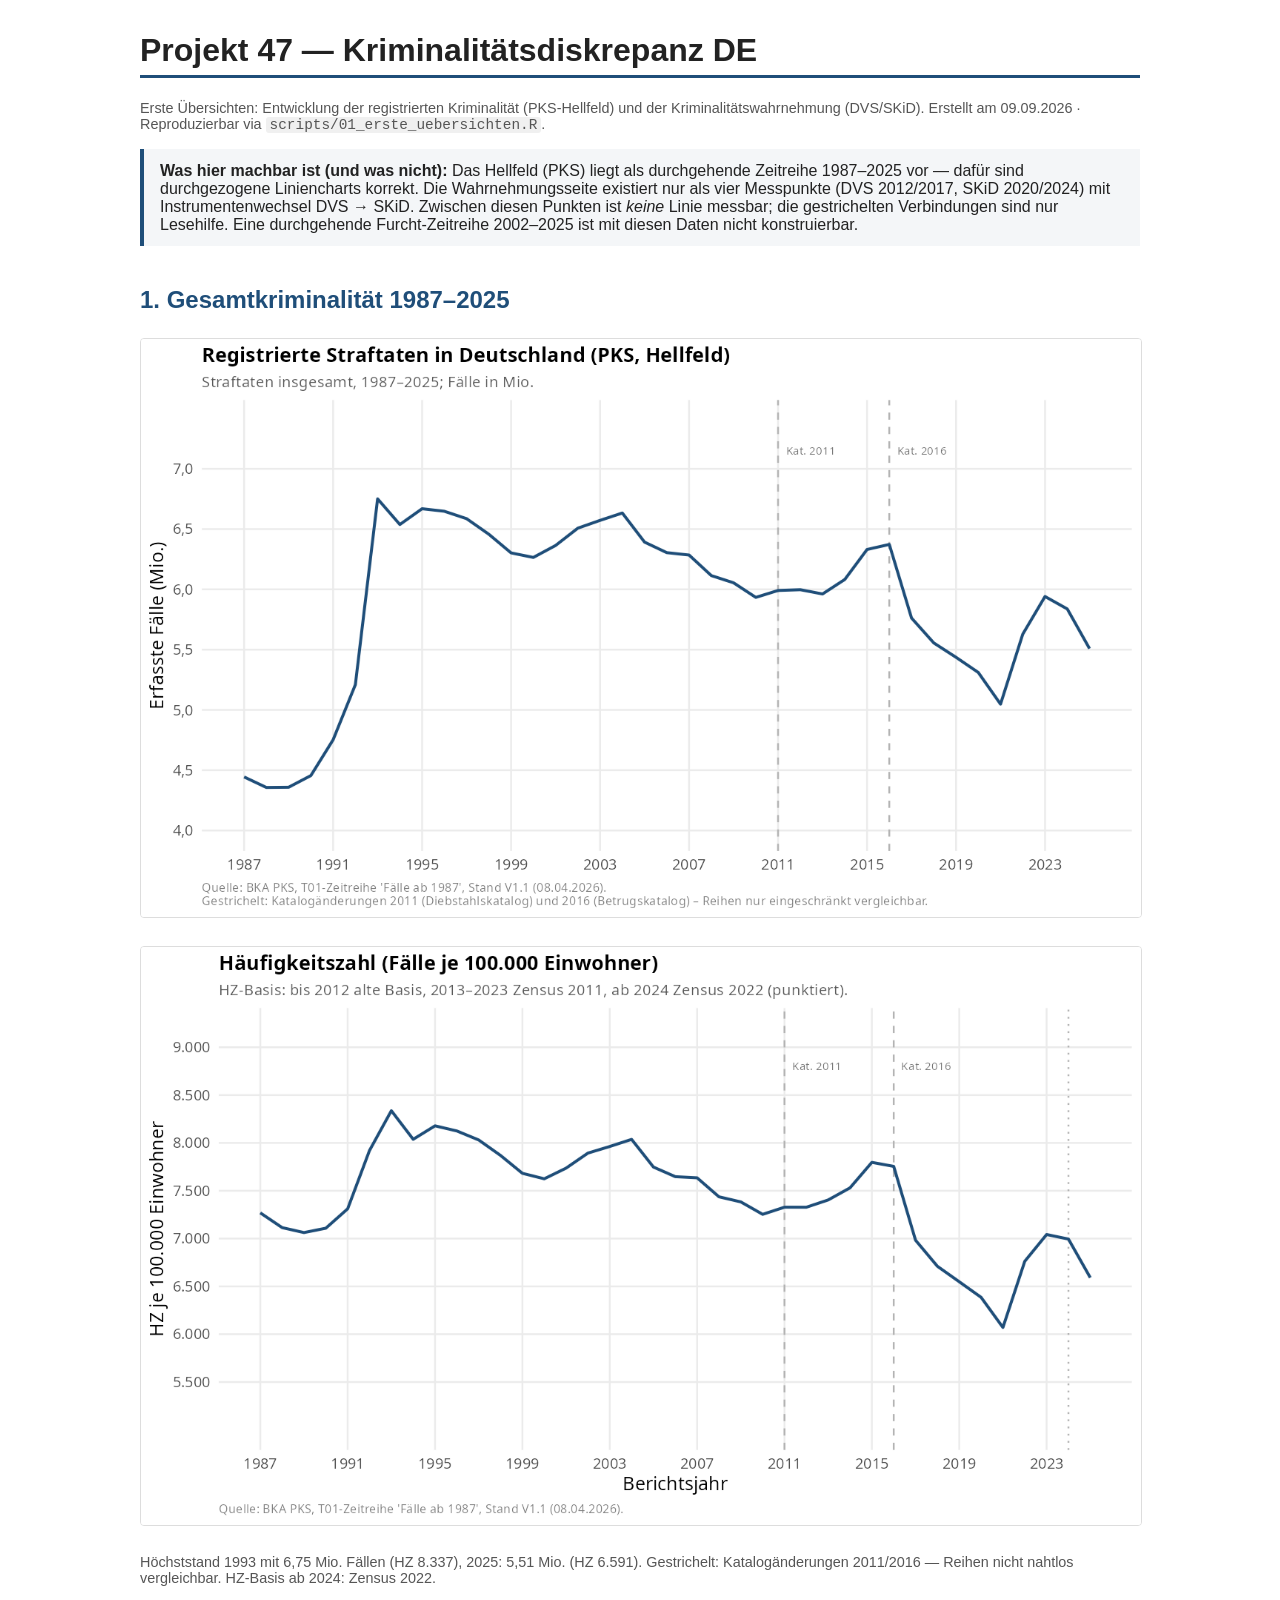
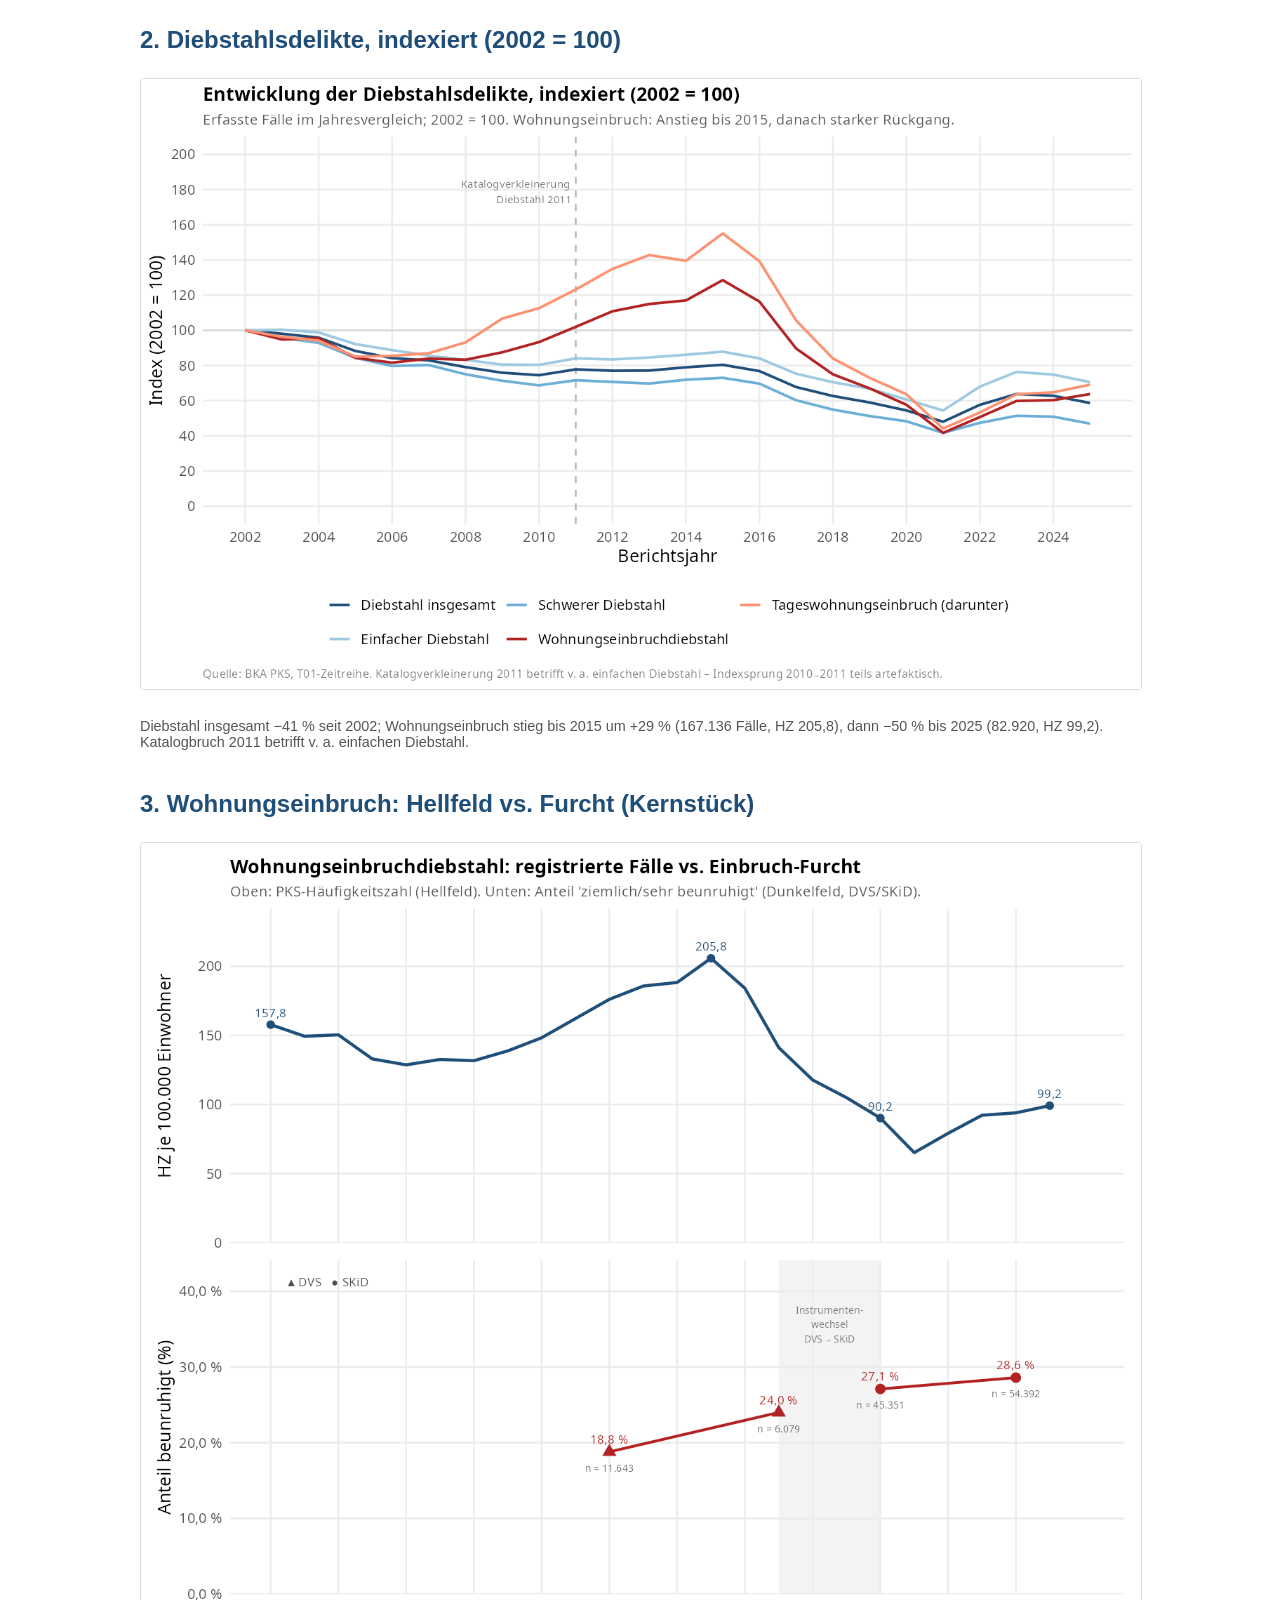
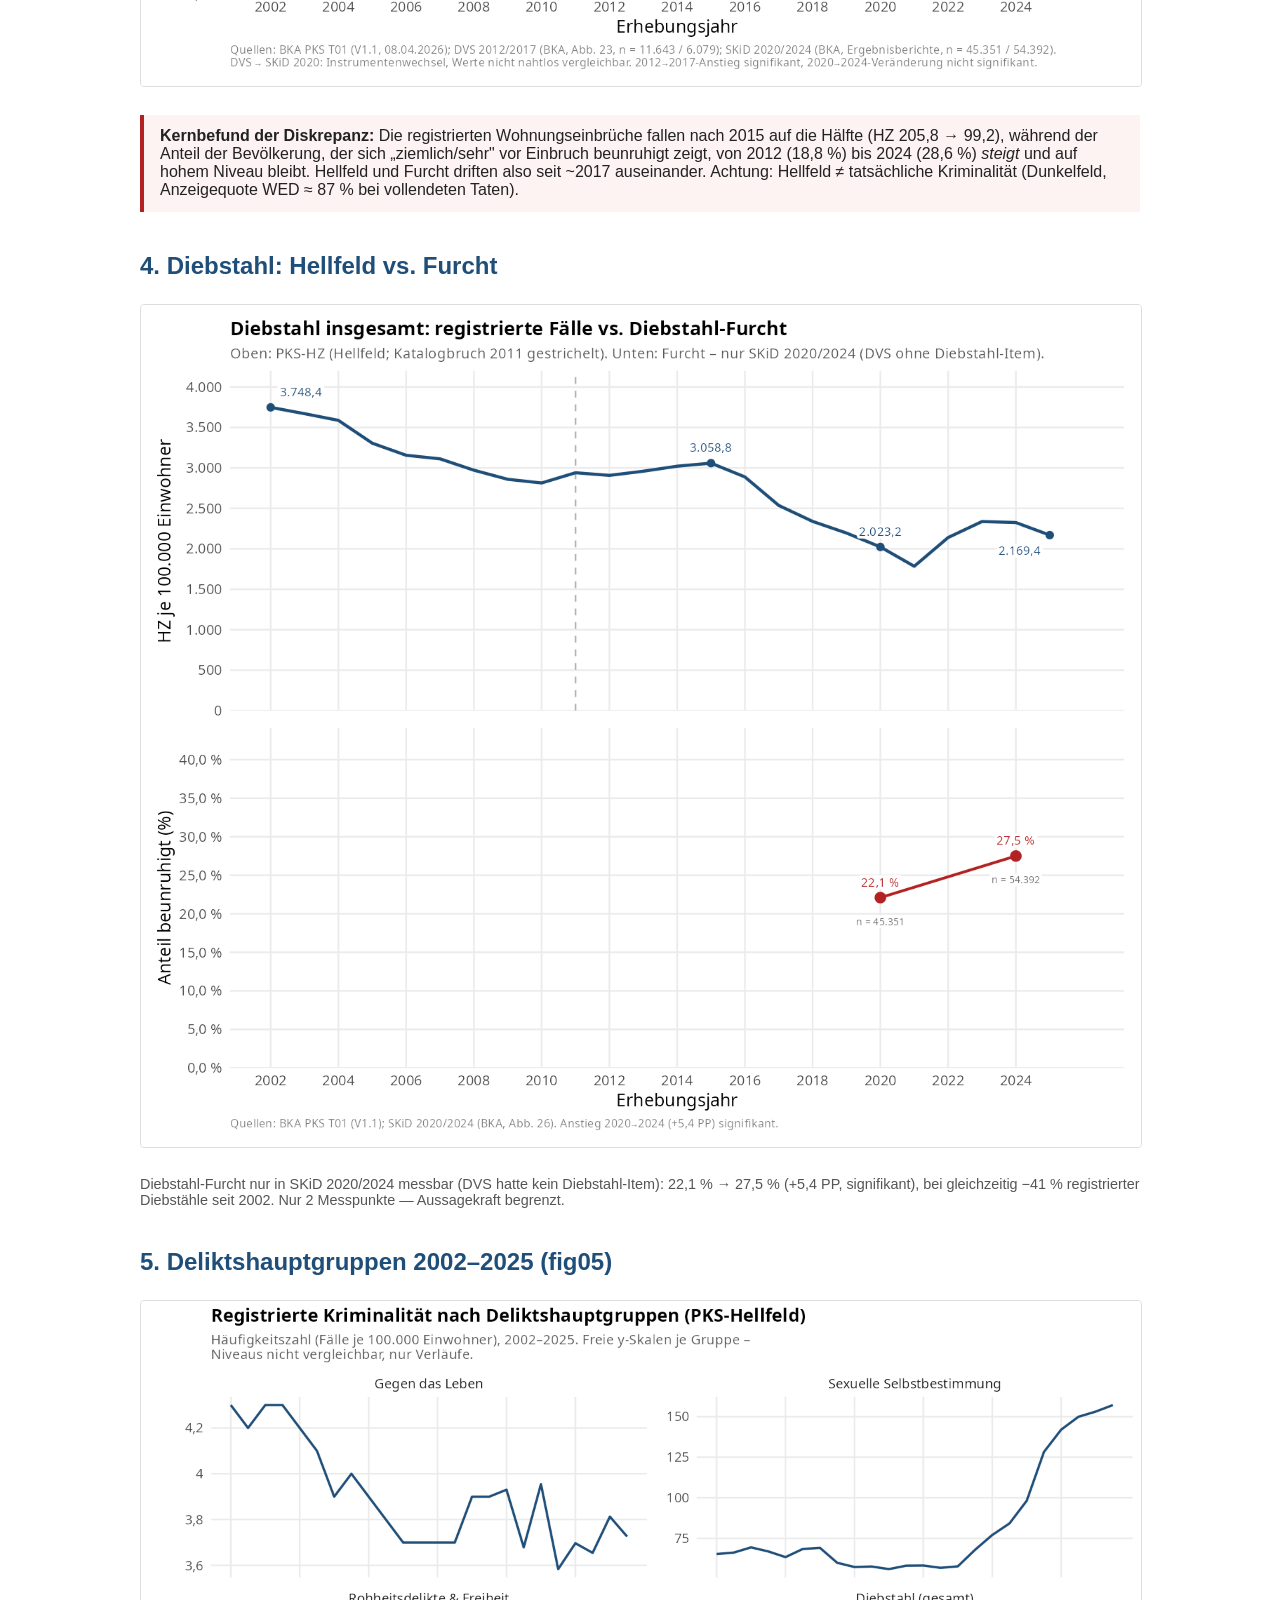
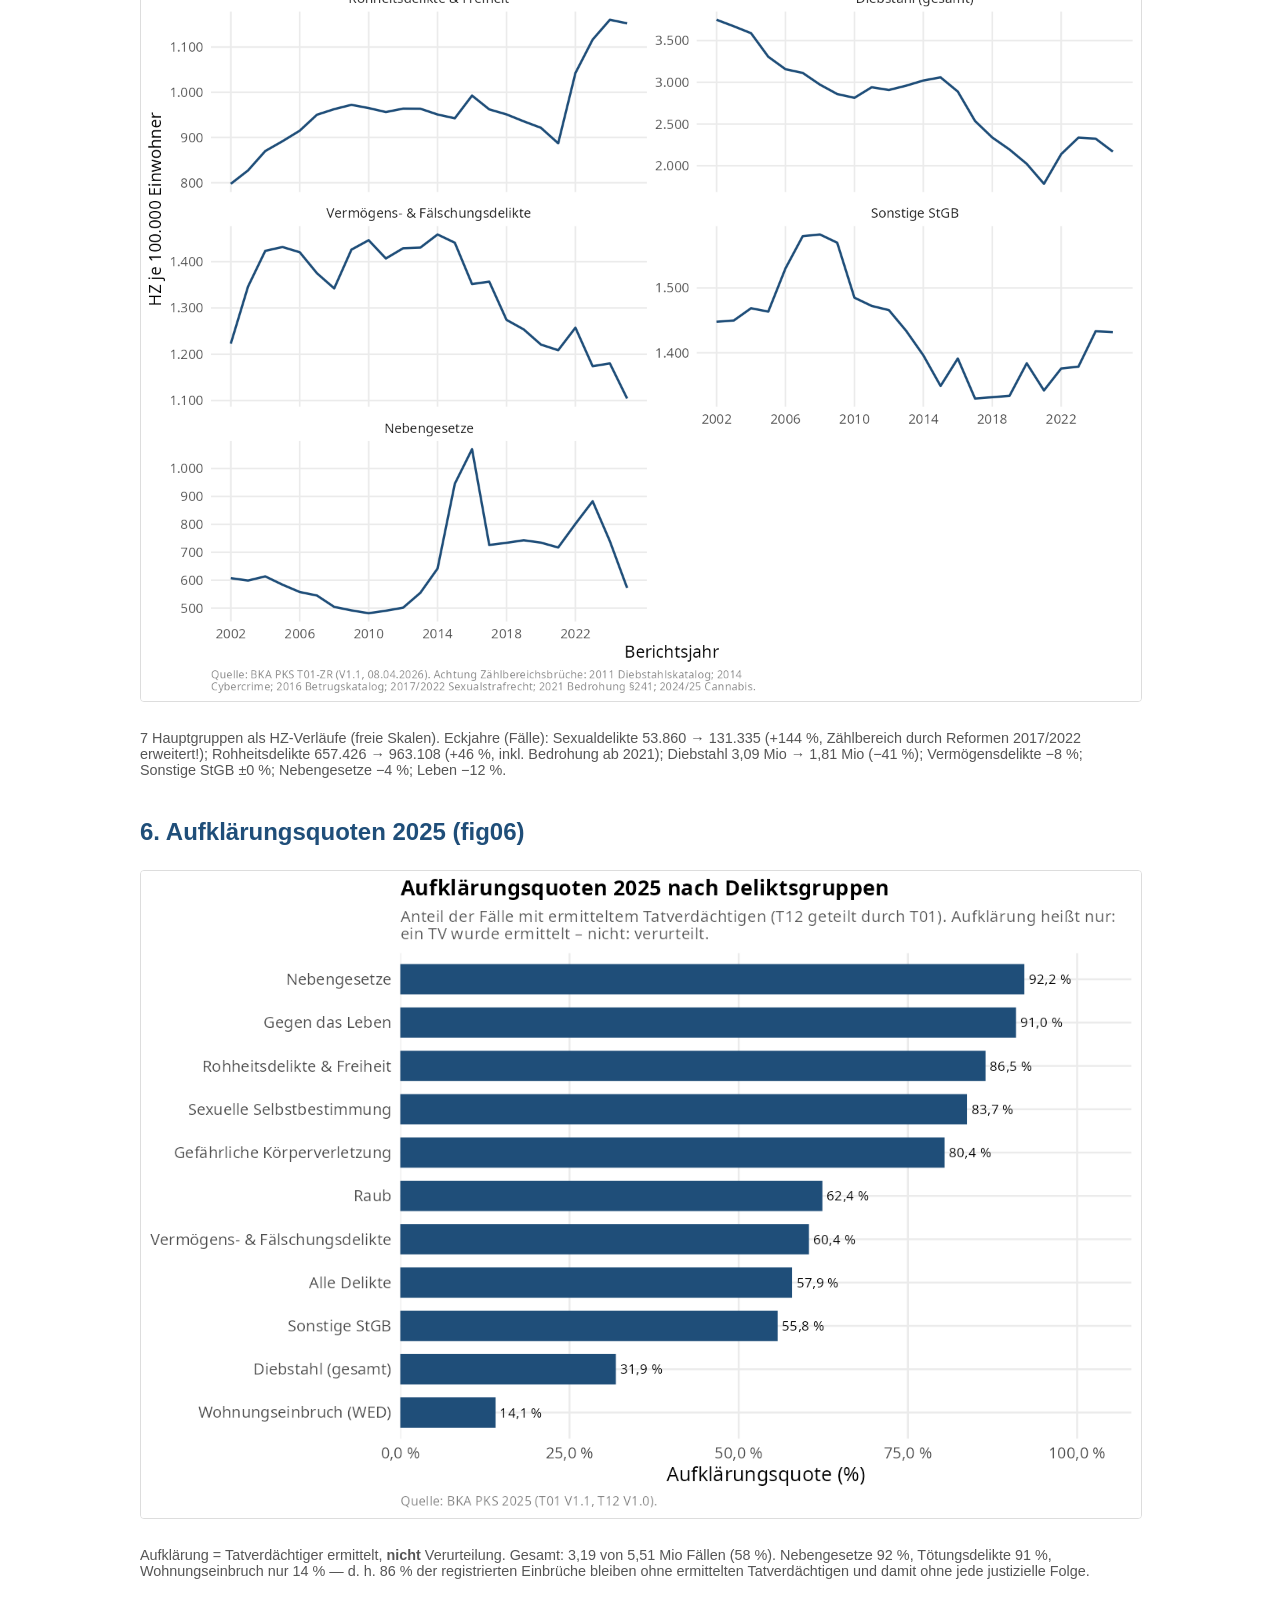
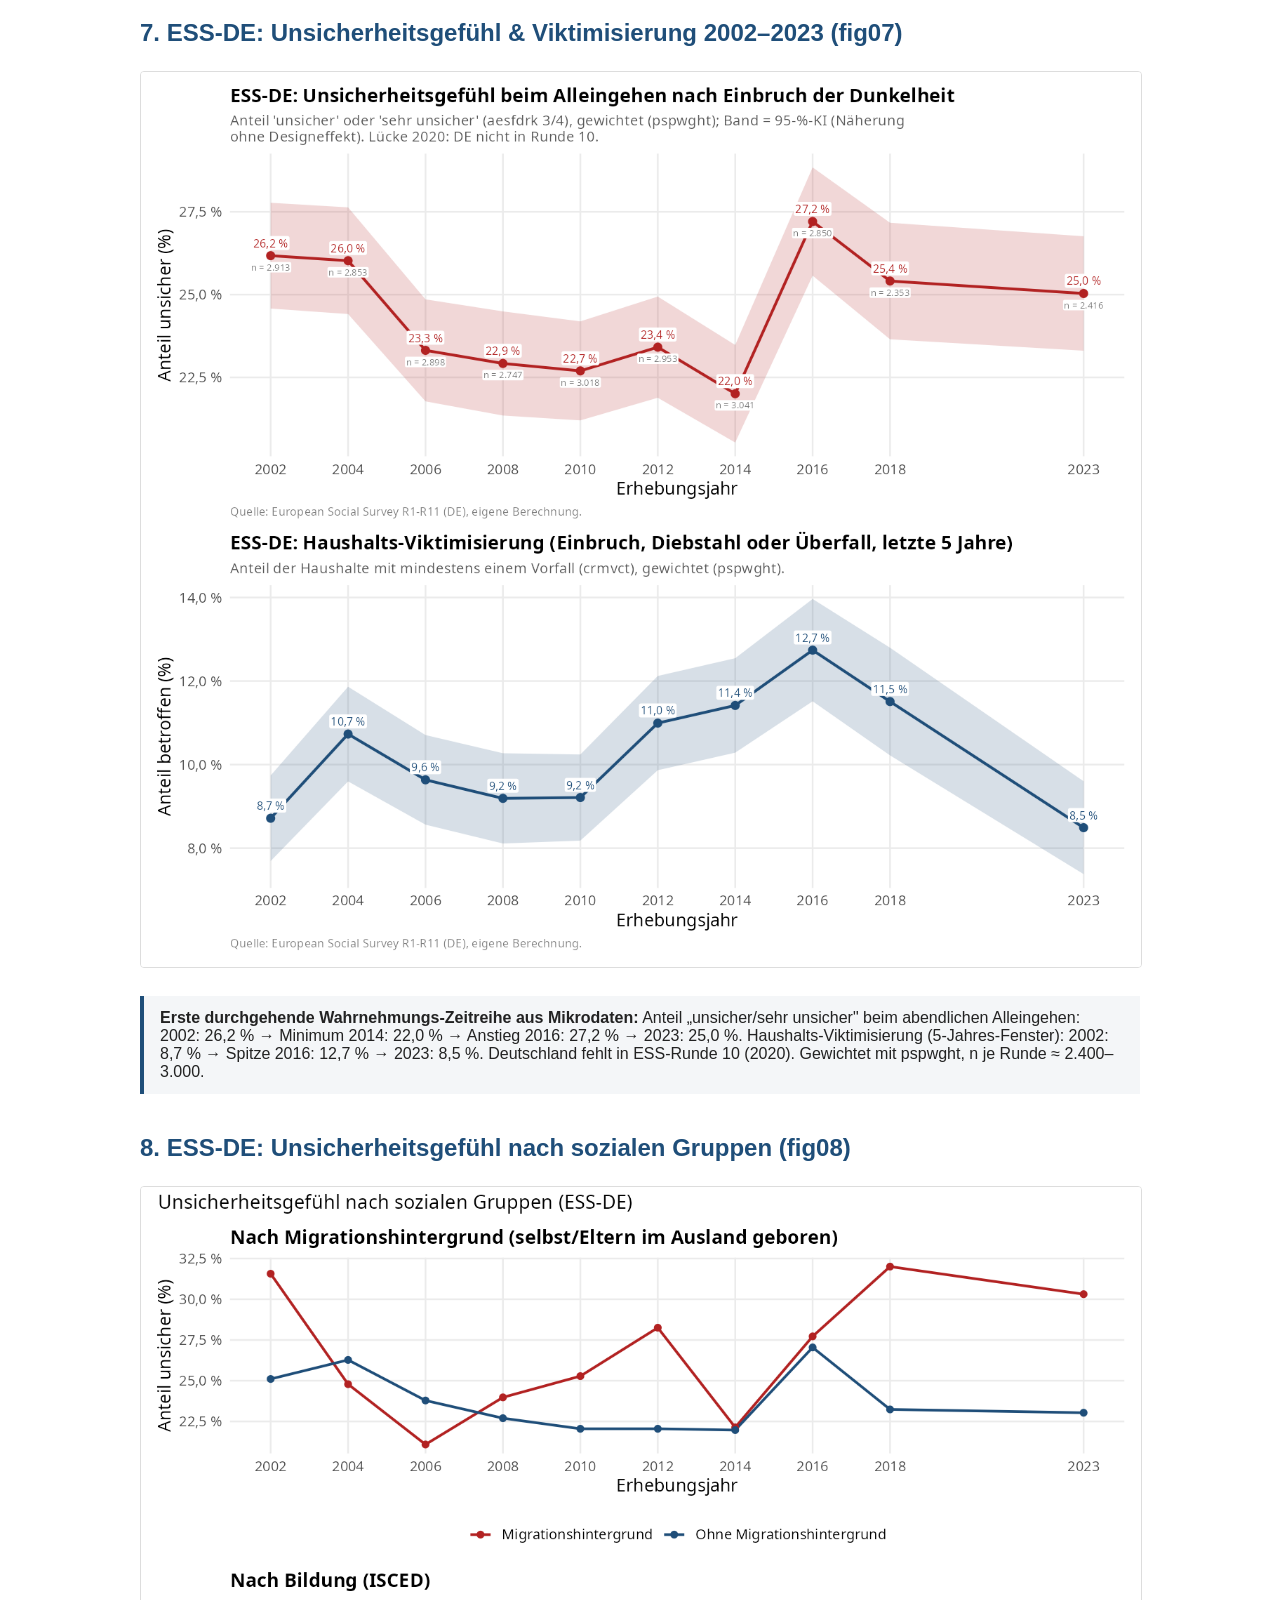
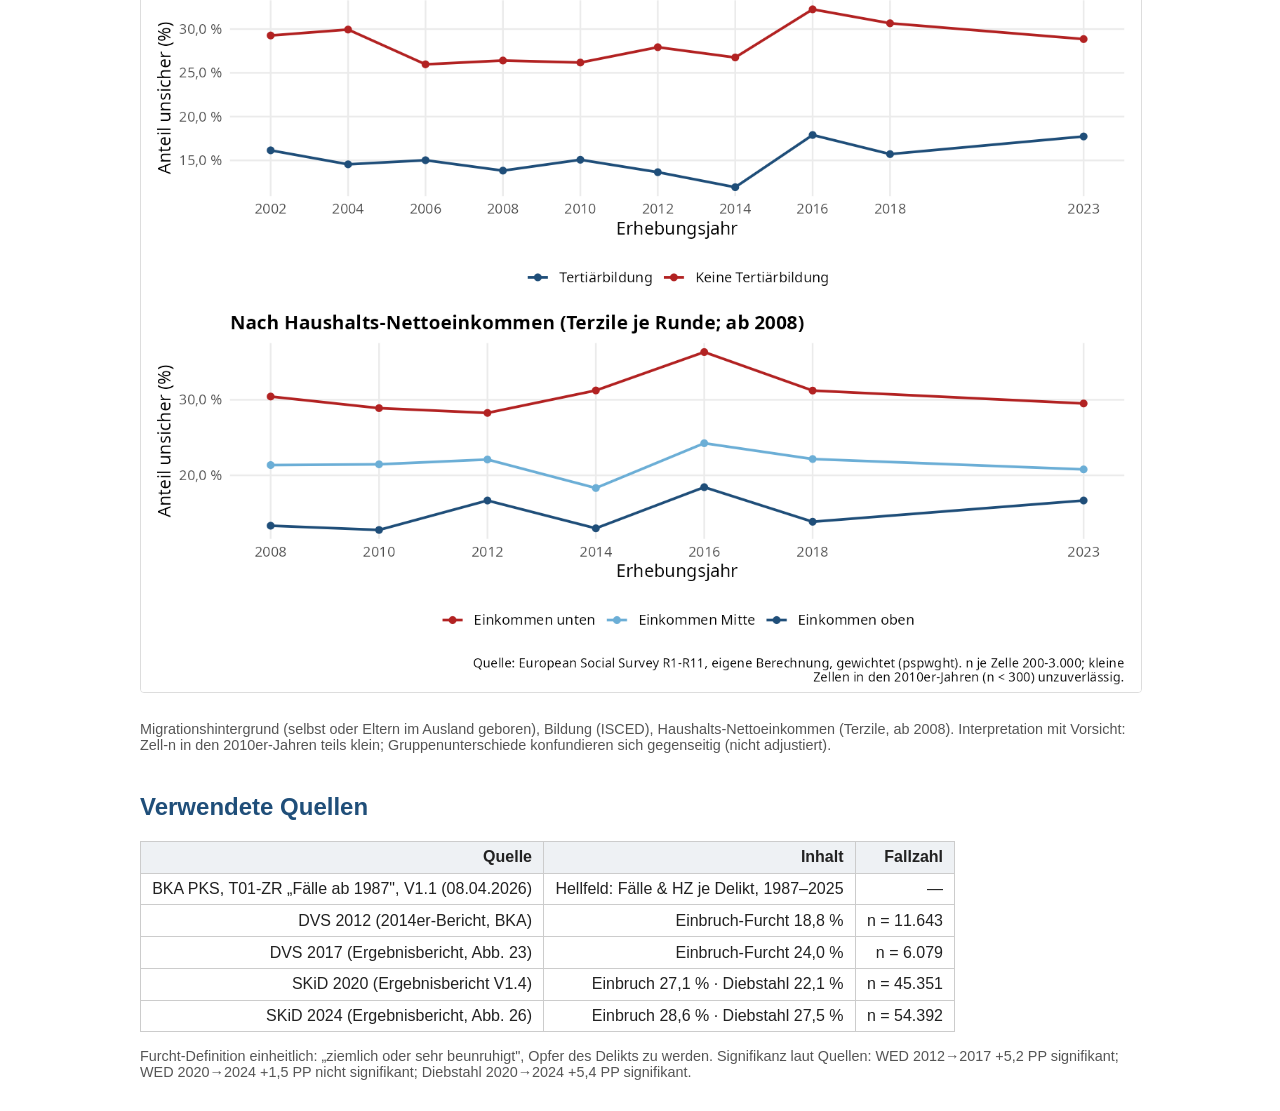
<file: output/uebersicht_01.html>
<!DOCTYPE html>
<html lang="de">
<head>
<meta charset="utf-8">
<title>Projekt 47 — Erste Übersichten: Kriminalität &amp; Wahrnehmung</title>
<style>
  body { font-family: -apple-system, "Segoe UI", Roboto, Helvetica, Arial, sans-serif;
         max-width: 1000px; margin: 2rem auto; padding: 0 1rem; color: #222; }
  h1 { border-bottom: 3px solid #1f4e79; padding-bottom: .4rem; }
  h2 { color: #1f4e79; margin-top: 2.5rem; }
  .fig { margin: 1.5rem 0; }
  .fig img { width: 100%; border: 1px solid #ddd; border-radius: 4px; }
  .meta { color: #555; font-size: .9rem; }
  .kasten { background: #f4f6f8; border-left: 4px solid #1f4e79; padding: .8rem 1rem; margin: 1rem 0; }
  .warn { background: #fdf3f3; border-left-color: #b22222; }
  table { border-collapse: collapse; margin: 1rem 0; }
  th, td { border: 1px solid #ccc; padding: .4rem .7rem; text-align: right; }
  th { background: #eef1f4; }
  code { background: #f0f0f0; padding: 0 .25rem; border-radius: 3px; }
</style>
</head>
<body>

<h1>Projekt 47 — Kriminalitätsdiskrepanz DE</h1>
<p class="meta">Erste Übersichten: Entwicklung der registrierten Kriminalität (PKS-Hellfeld) und
der Kriminalitätswahrnehmung (DVS/SKiD). Erstellt am 09.09.2026 · Reproduzierbar via
<code>scripts/01_erste_uebersichten.R</code>.</p>

<div class="kasten">
<b>Was hier machbar ist (und was nicht):</b>
Das Hellfeld (PKS) liegt als durchgehende Zeitreihe 1987–2025 vor — dafür sind
durchgezogene Liniencharts korrekt. Die Wahrnehmungsseite existiert nur als vier
Messpunkte (DVS 2012/2017, SKiD 2020/2024) mit Instrumentenwechsel DVS&nbsp;→&nbsp;SKiD.
Zwischen diesen Punkten ist <i>keine</i> Linie messbar; die gestrichelten Verbindungen
sind nur Lesehilfe. Eine durchgehende Furcht-Zeitreihe 2002–2025 ist mit diesen Daten
nicht konstruierbar.
</div>

<h2>1. Gesamtkriminalität 1987–2025</h2>
<div class="fig"><img src="fig01_gesamtkriminalitaet_1987-2025.png" alt="Gesamtkriminalität Fälle"></div>
<div class="fig"><img src="fig01b_hz_1987-2025.png" alt="Gesamtkriminalität HZ"></div>
<p class="meta">Höchststand 1993 mit 6,75 Mio. Fällen (HZ 8.337), 2025: 5,51 Mio. (HZ 6.591).
Gestrichelt: Katalogänderungen 2011/2016 — Reihen nicht nahtlos vergleichbar. HZ-Basis ab 2024:
Zensus 2022.</p>

<h2>2. Diebstahlsdelikte, indexiert (2002 = 100)</h2>
<div class="fig"><img src="fig02_diebstahlsdelikte_index_2002-2025.png" alt="Diebstahlsdelikte indexiert"></div>
<p class="meta">Diebstahl insgesamt −41 % seit 2002; Wohnungseinbruch stieg bis 2015 um +29 %
(167.136 Fälle, HZ 205,8), dann −50 % bis 2025 (82.920, HZ 99,2). Katalogbruch 2011 betrifft
v.&nbsp;a. einfachen Diebstahl.</p>

<h2>3. Wohnungseinbruch: Hellfeld vs. Furcht (Kernstück)</h2>
<div class="fig"><img src="fig03_wed_diskrepanz.png" alt="WED Diskrepanz"></div>
<div class="kasten warn">
<b>Kernbefund der Diskrepanz:</b> Die registrierten Wohnungseinbrüche fallen nach 2015 auf die
Hälfte (HZ 205,8 → 99,2), während der Anteil der Bevölkerung, der sich „ziemlich/sehr" vor
Einbruch beunruhigt zeigt, von 2012 (18,8 %) bis 2024 (28,6 %) <i>steigt</i> und auf hohem
Niveau bleibt. Hellfeld und Furcht driften also seit ~2017 auseinander. Achtung: Hellfeld ≠
tatsächliche Kriminalität (Dunkelfeld, Anzeigequote WED ≈ 87 % bei vollendeten Taten).
</div>

<h2>4. Diebstahl: Hellfeld vs. Furcht</h2>
<div class="fig"><img src="fig04_diebstahl_diskrepanz.png" alt="Diebstahl Diskrepanz"></div>
<p class="meta">Diebstahl-Furcht nur in SKiD 2020/2024 messbar (DVS hatte kein Diebstahl-Item):
22,1 % → 27,5 % (+5,4 PP, signifikant), bei gleichzeitig −41 % registrierter Diebstähle seit
2002. Nur 2 Messpunkte — Aussagekraft begrenzt.</p>

<h2>5. Deliktshauptgruppen 2002–2025 (fig05)</h2>
<div class="fig"><img src="fig05_hauptgruppen_hz_2002-2025.png" alt="Hauptgruppen HZ"></div>
<p class="meta">7 Hauptgruppen als HZ-Verläufe (freie Skalen). Eckjahre (Fälle): Sexualdelikte
53.860 → 131.335 (+144 %, Zählbereich durch Reformen 2017/2022 erweitert!); Rohheitsdelikte
657.426 → 963.108 (+46 %, inkl. Bedrohung ab 2021); Diebstahl 3,09 Mio → 1,81 Mio (−41 %);
Vermögensdelikte −8 %; Sonstige StGB ±0 %; Nebengesetze −4 %; Leben −12 %.</p>

<h2>6. Aufklärungsquoten 2025 (fig06)</h2>
<div class="fig"><img src="fig06_aufklaerungsquoten_2025.png" alt="Aufklärungsquoten"></div>
<p class="meta">Aufklärung = Tatverdächtiger ermittelt, <b>nicht</b> Verurteilung. Gesamt: 3,19 von
5,51 Mio Fällen (58 %). Nebengesetze 92 %, Tötungsdelikte 91 %, Wohnungseinbruch nur 14 % —
d.&nbsp;h. 86 % der registrierten Einbrüche bleiben ohne ermittelten Tatverdächtigen und damit ohne
jede justizielle Folge.</p>

<h2>7. ESS-DE: Unsicherheitsgefühl &amp; Viktimisierung 2002–2023 (fig07)</h2>
<div class="fig"><img src="fig07_ess_unsicherheit_zeitreihe.png" alt="ESS Zeitreihe"></div>
<div class="kasten">
<b>Erste durchgehende Wahrnehmungs-Zeitreihe aus Mikrodaten:</b> Anteil „unsicher/sehr unsicher"
beim abendlichen Alleingehen: 2002: 26,2 % → Minimum 2014: 22,0 % → Anstieg 2016: 27,2 % →
2023: 25,0 %. Haushalts-Viktimisierung (5-Jahres-Fenster): 2002: 8,7 % → Spitze 2016: 12,7 % →
2023: 8,5 %. Deutschland fehlt in ESS-Runde 10 (2020). Gewichtet mit pspwght, n je Runde ≈ 2.400–3.000.
</div>

<h2>8. ESS-DE: Unsicherheitsgefühl nach sozialen Gruppen (fig08)</h2>
<div class="fig"><img src="fig08_ess_unsicherheit_subgruppen.png" alt="ESS Subgruppen"></div>
<p class="meta">Migrationshintergrund (selbst oder Eltern im Ausland geboren), Bildung (ISCED),
Haushalts-Nettoeinkommen (Terzile, ab 2008). Interpretation mit Vorsicht: Zell-n in den
2010er-Jahren teils klein; Gruppenunterschiede konfundieren sich gegenseitig (nicht adjustiert).</p>

<h2>Verwendete Quellen</h2>
<table>
<tr><th>Quelle</th><th>Inhalt</th><th>Fallzahl</th></tr>
<tr><td>BKA PKS, T01-ZR „Fälle ab 1987", V1.1 (08.04.2026)</td><td>Hellfeld: Fälle &amp; HZ je Delikt, 1987–2025</td><td>—</td></tr>
<tr><td>DVS 2012 (2014er-Bericht, BKA)</td><td>Einbruch-Furcht 18,8 %</td><td>n = 11.643</td></tr>
<tr><td>DVS 2017 (Ergebnisbericht, Abb. 23)</td><td>Einbruch-Furcht 24,0 %</td><td>n = 6.079</td></tr>
<tr><td>SKiD 2020 (Ergebnisbericht V1.4)</td><td>Einbruch 27,1 % · Diebstahl 22,1 %</td><td>n = 45.351</td></tr>
<tr><td>SKiD 2024 (Ergebnisbericht, Abb. 26)</td><td>Einbruch 28,6 % · Diebstahl 27,5 %</td><td>n = 54.392</td></tr>
</table>
<p class="meta">Furcht-Definition einheitlich: „ziemlich oder sehr beunruhigt", Opfer des Delikts zu werden.
Signifikanz laut Quellen: WED 2012→2017 +5,2 PP signifikant; WED 2020→2024 +1,5 PP nicht
signifikant; Diebstahl 2020→2024 +5,4 PP signifikant.</p>

</body>
</html>
</file>
